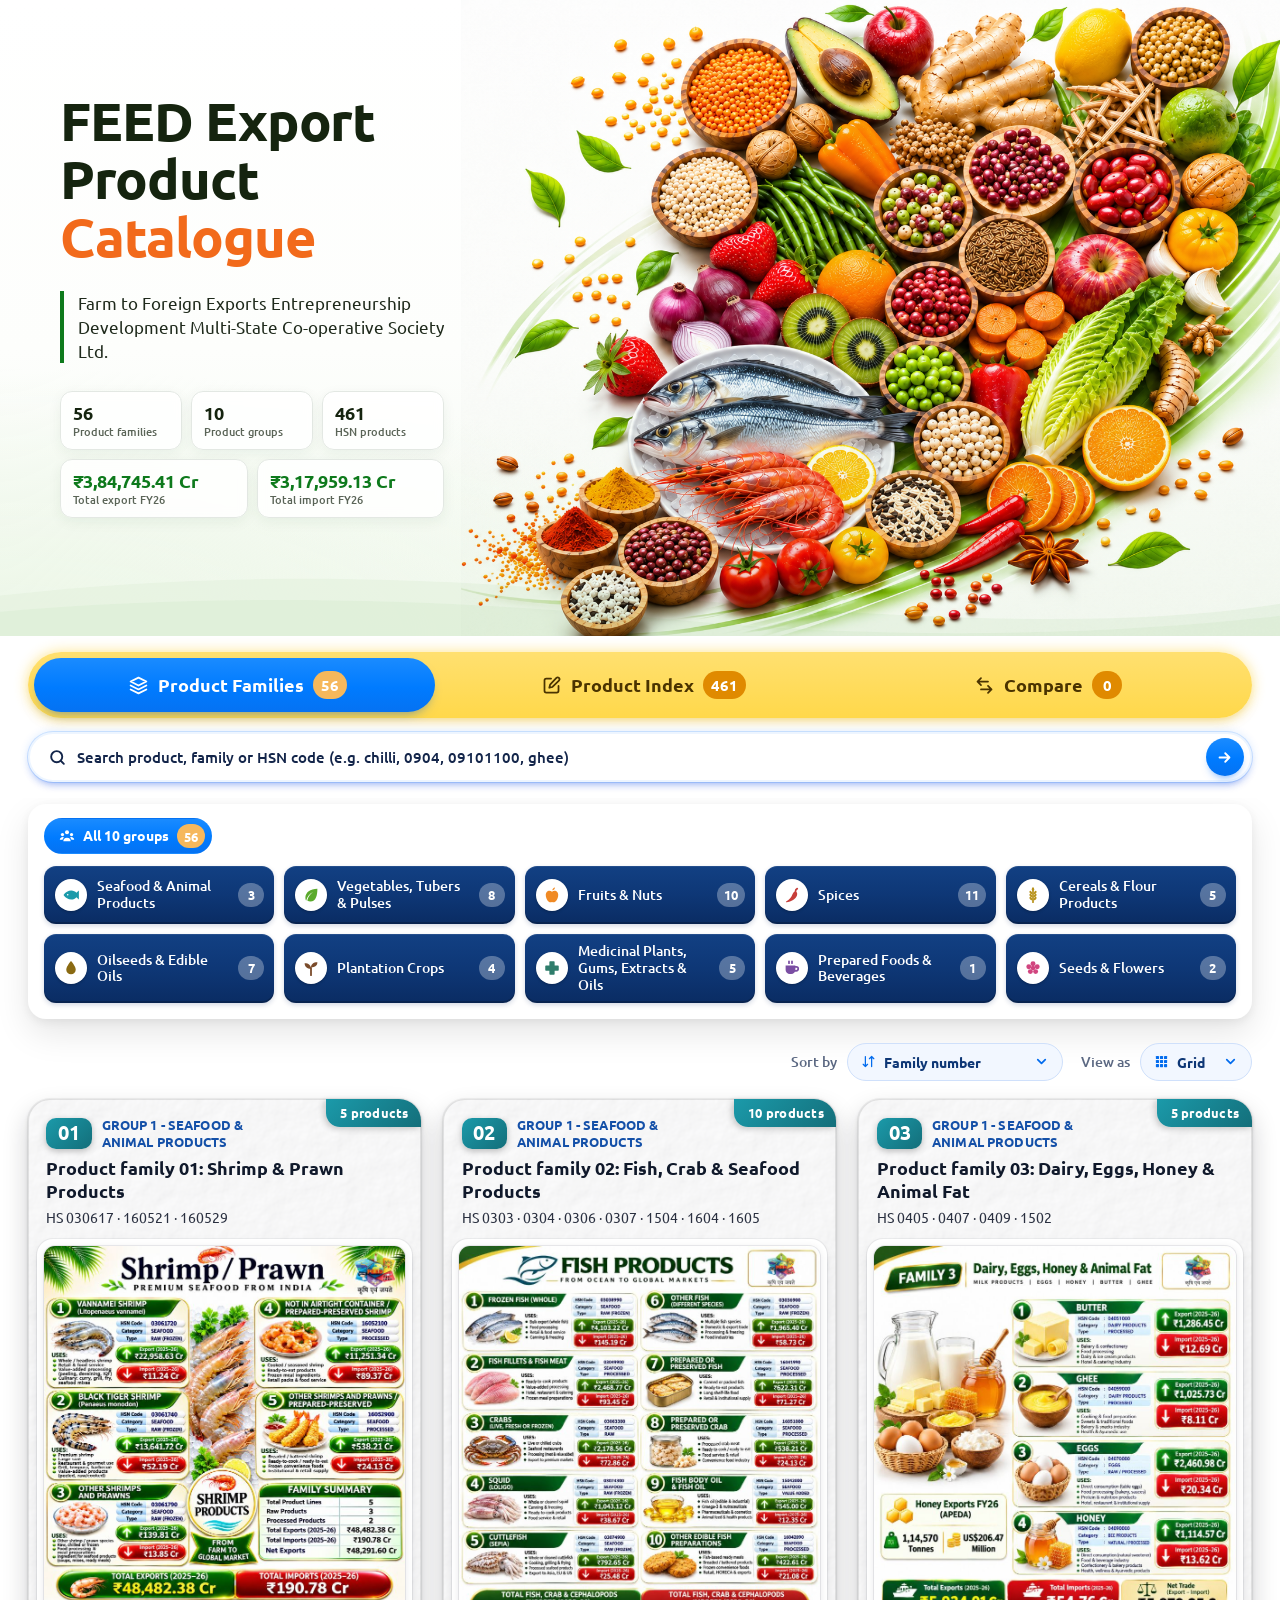
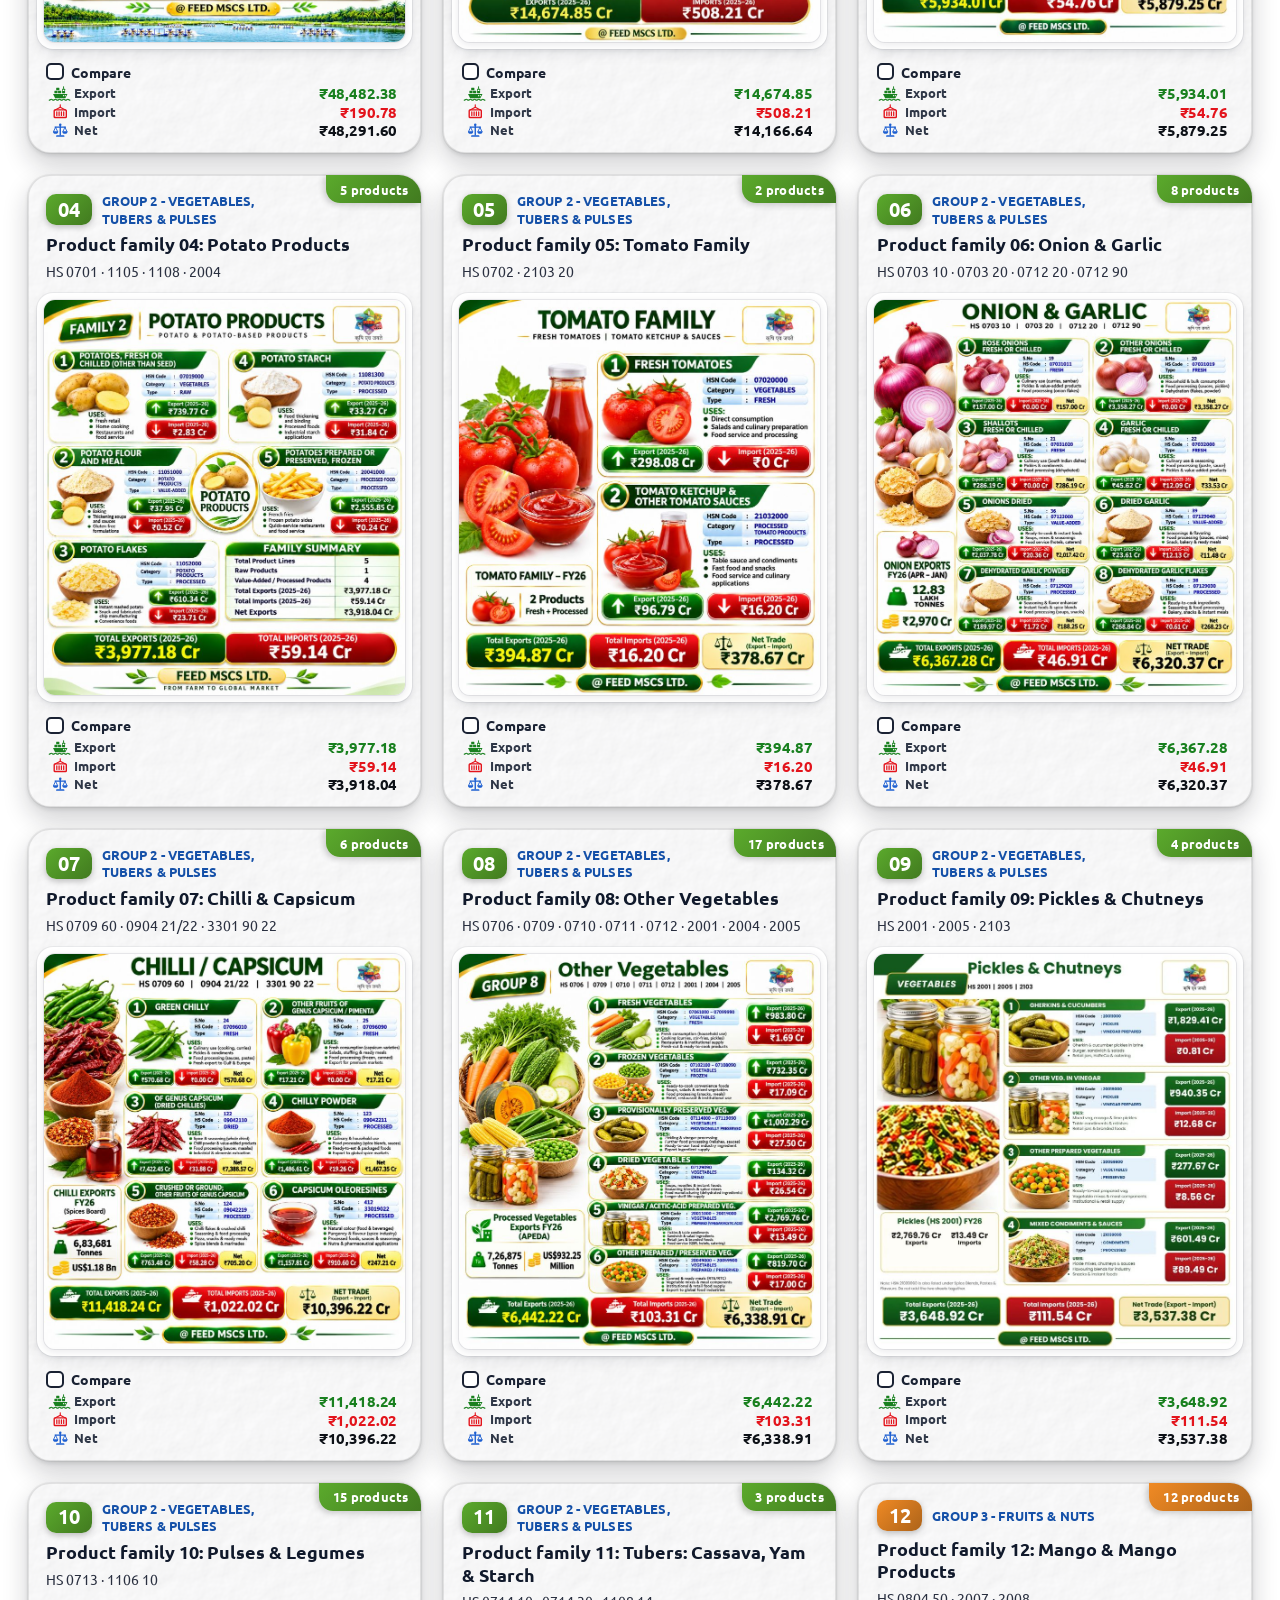
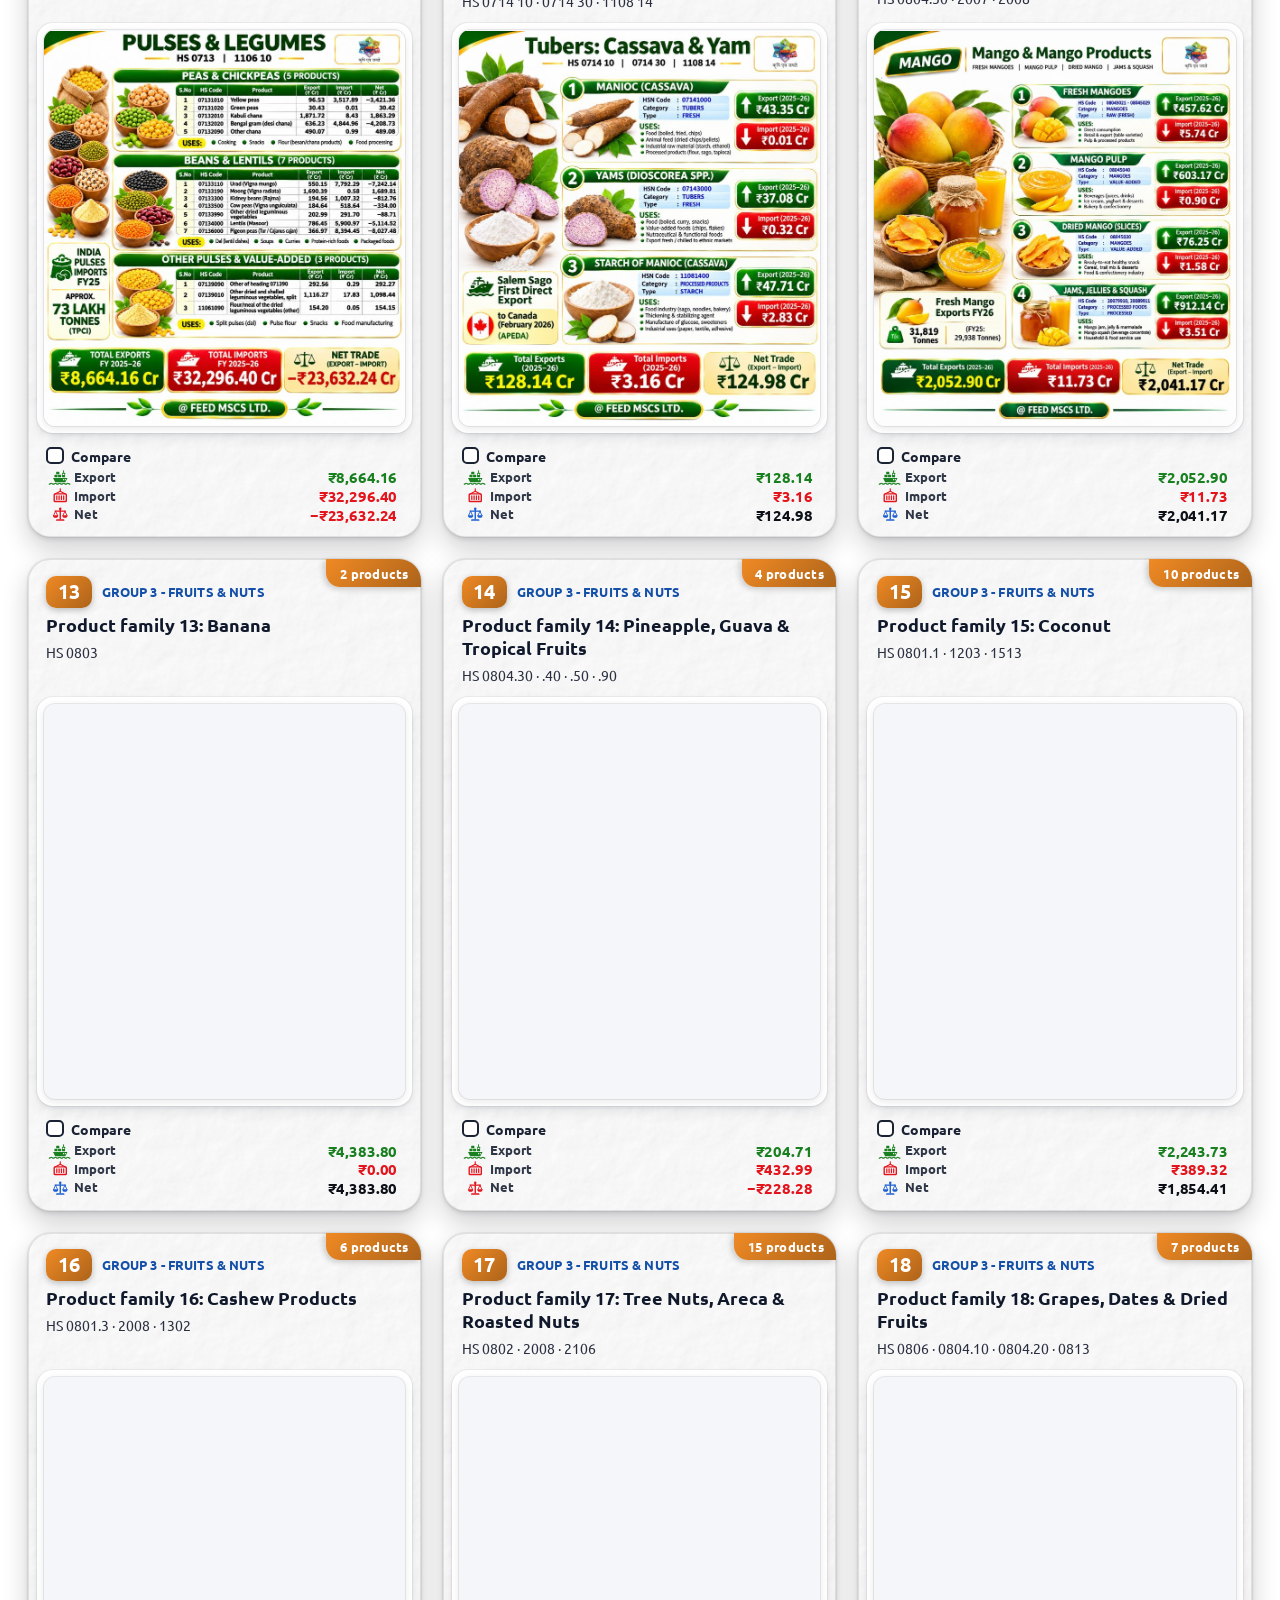
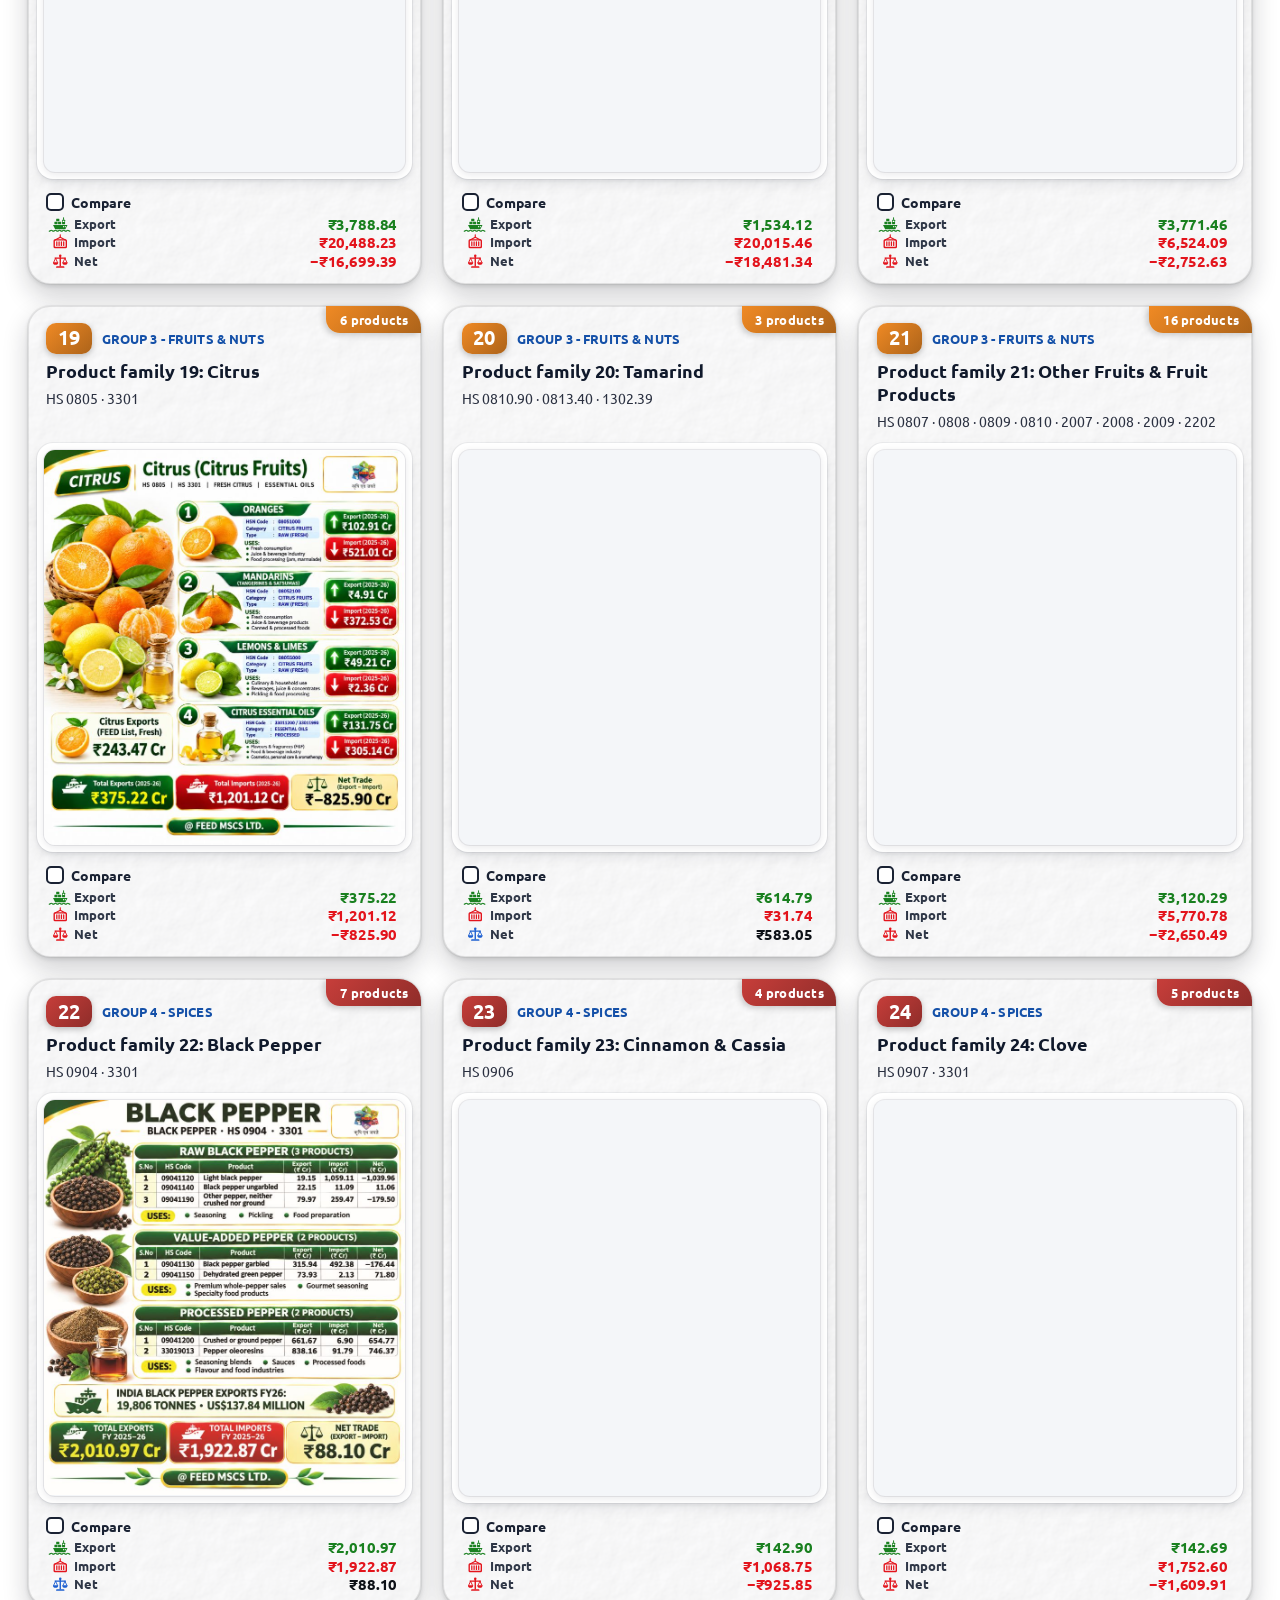
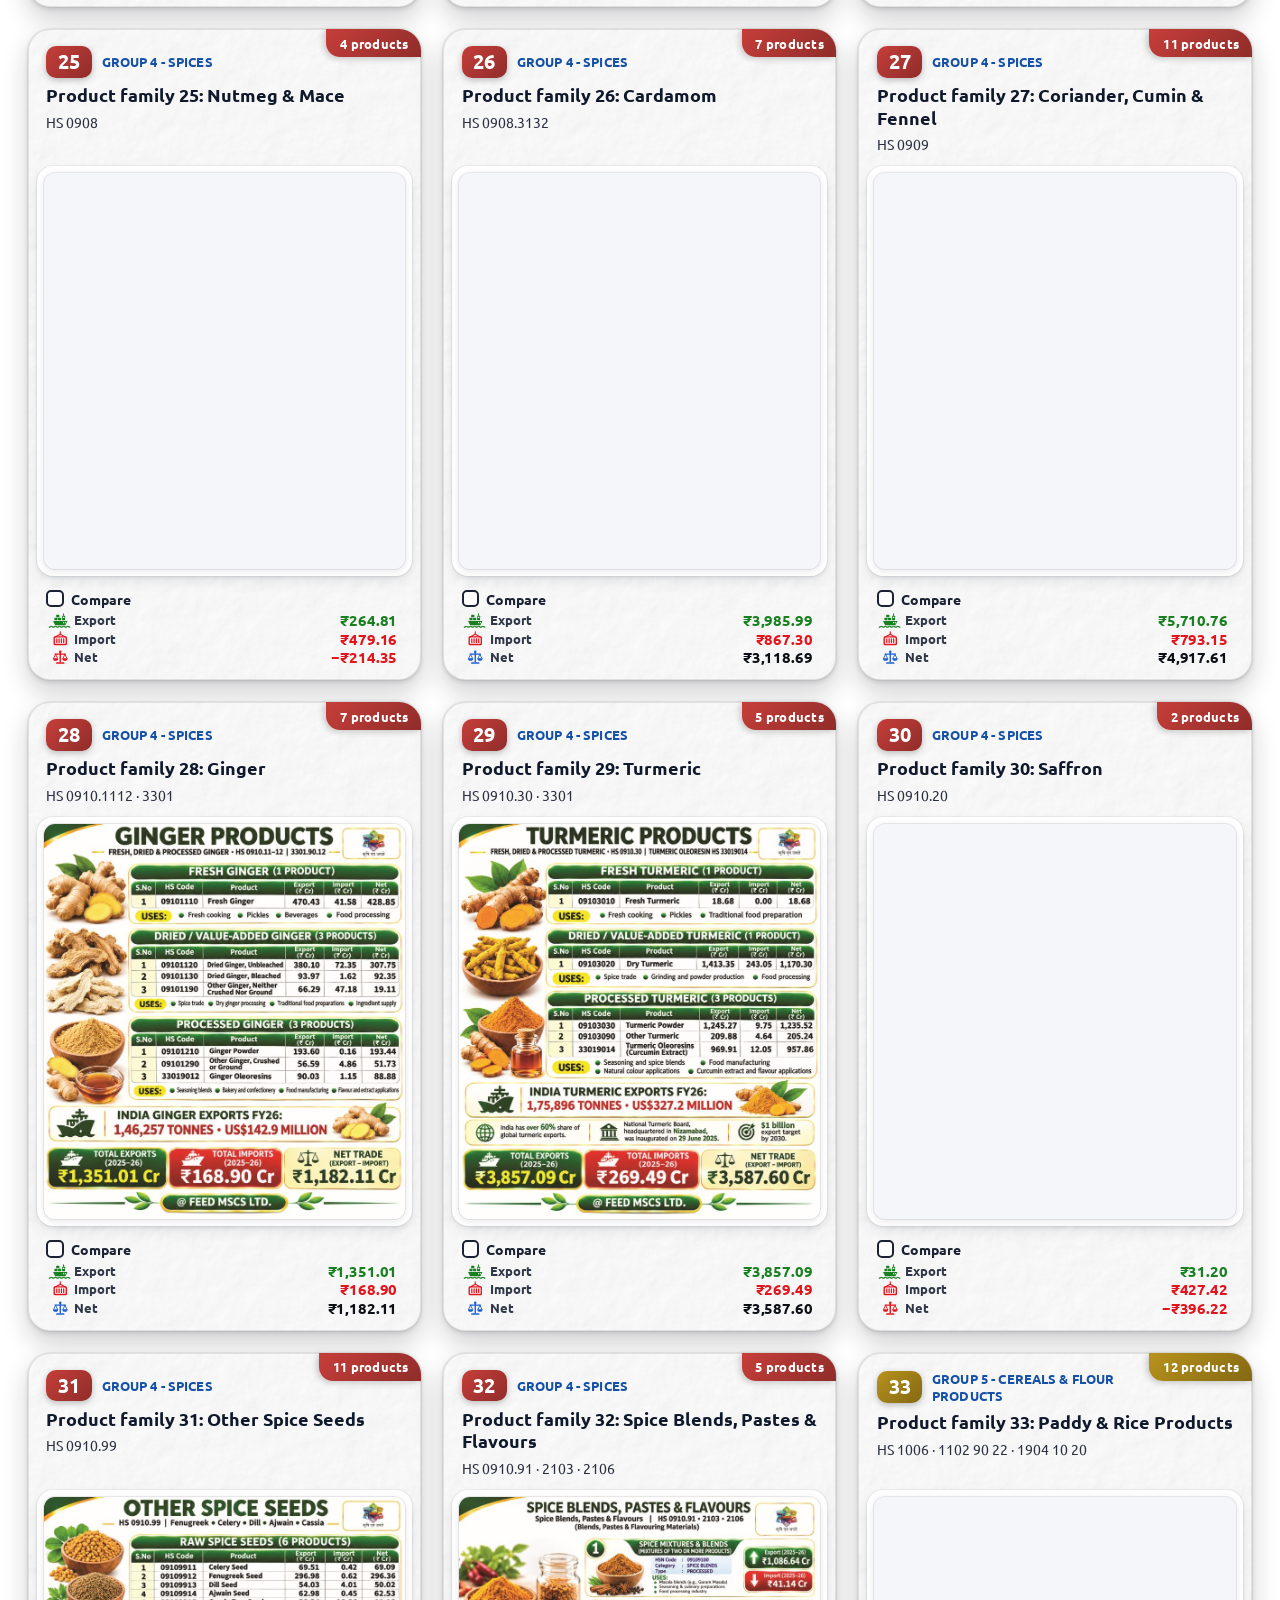
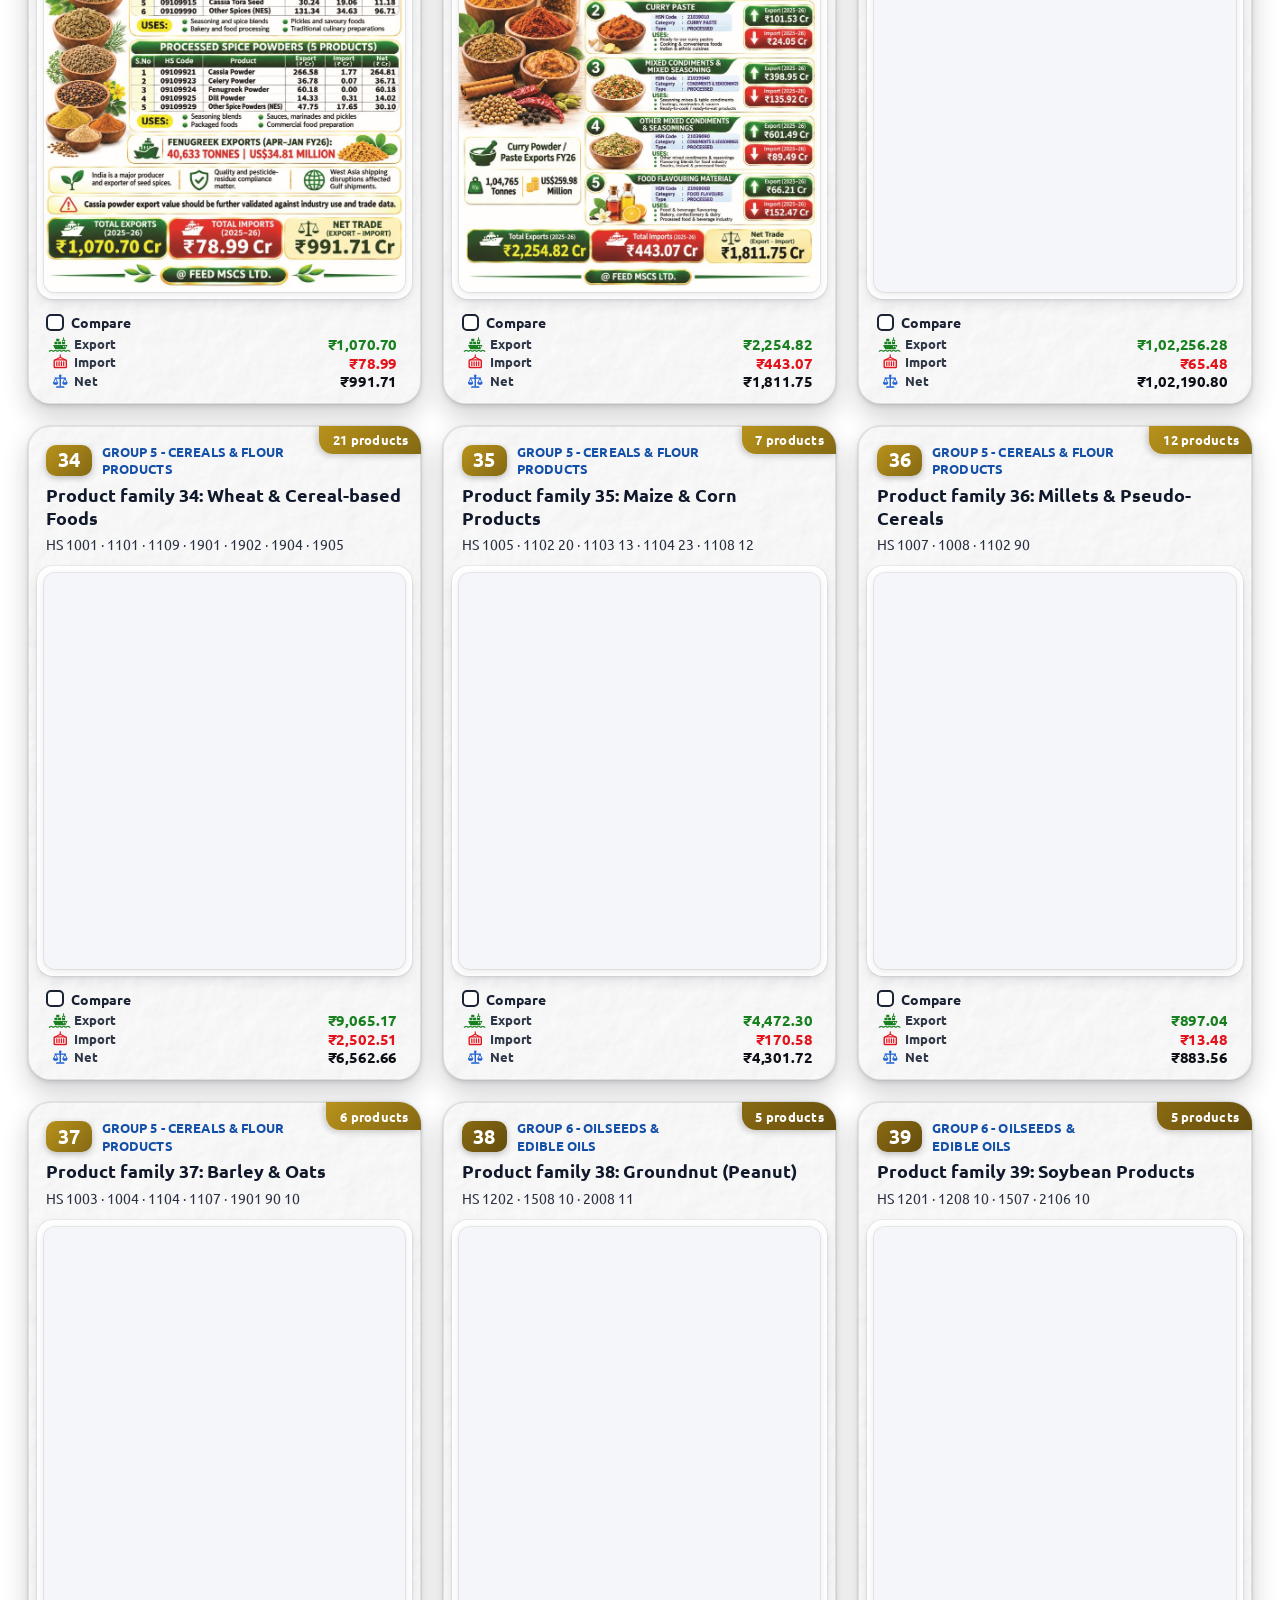
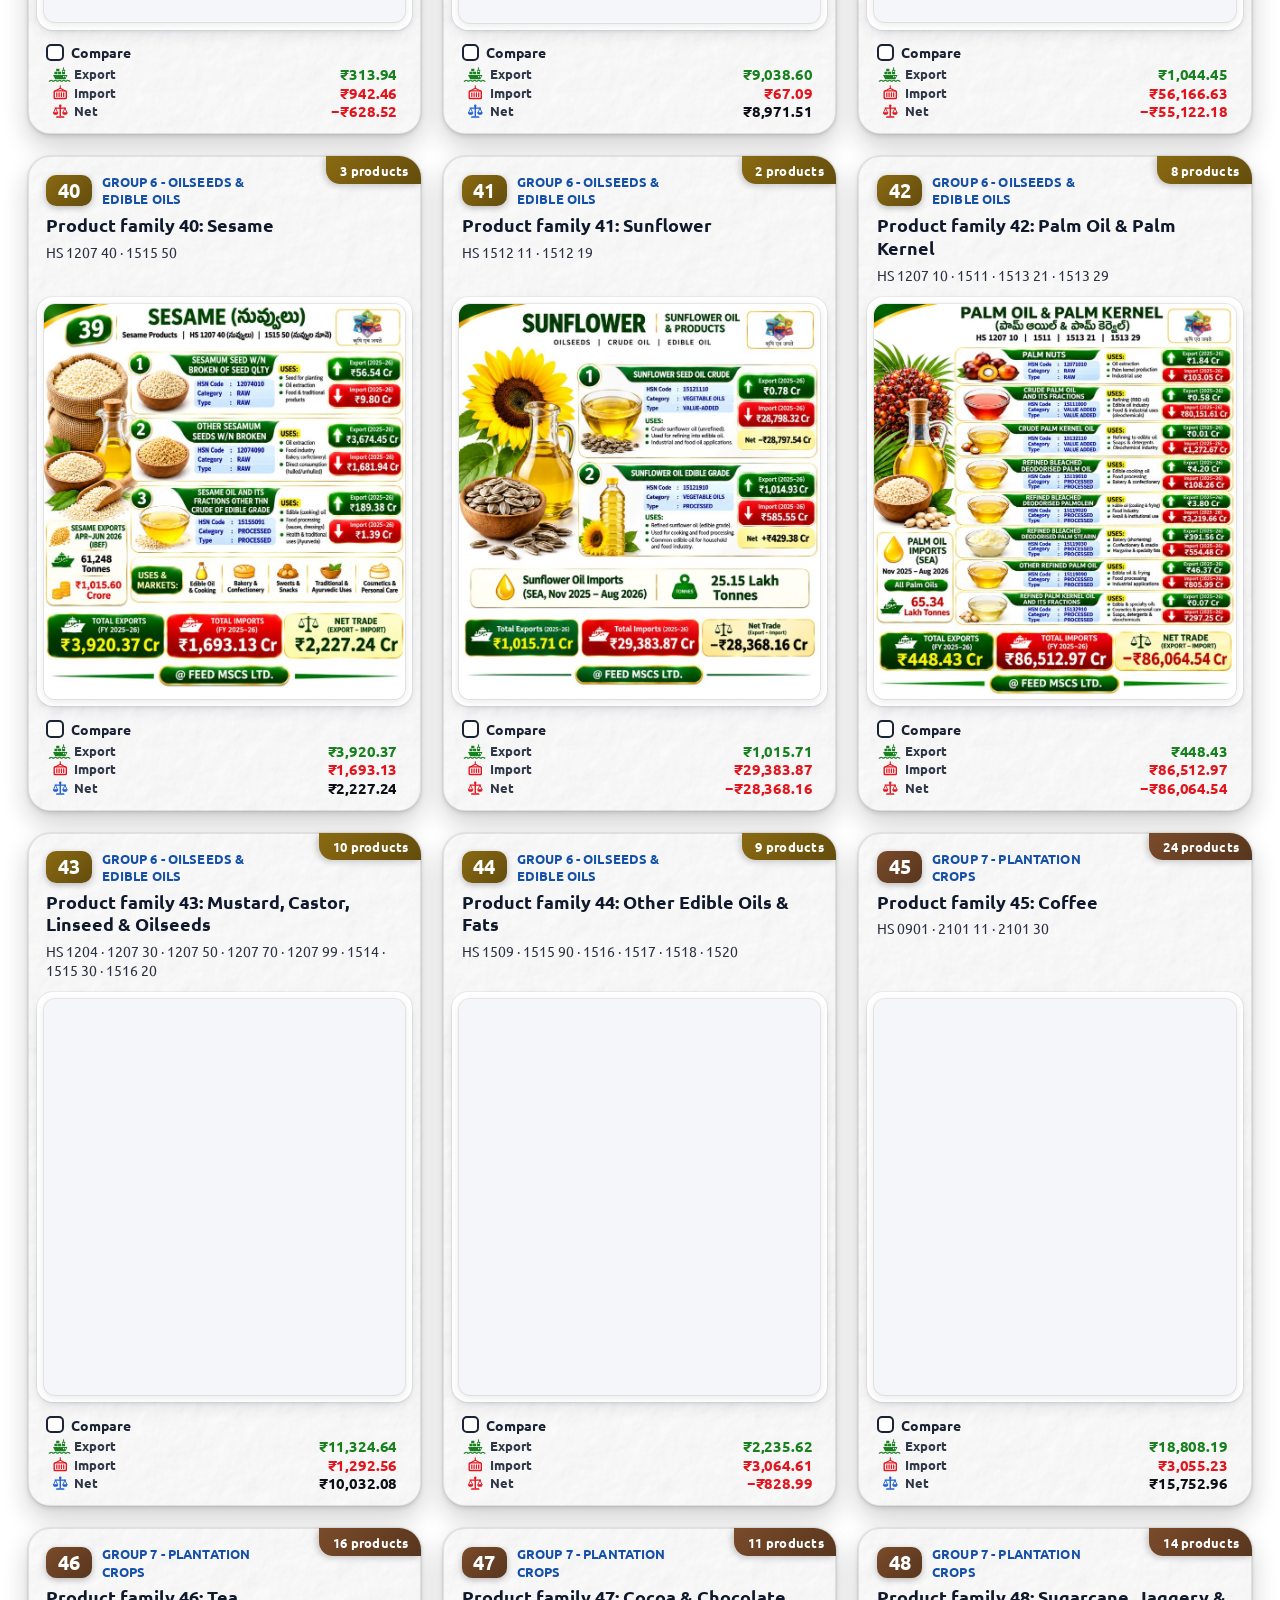
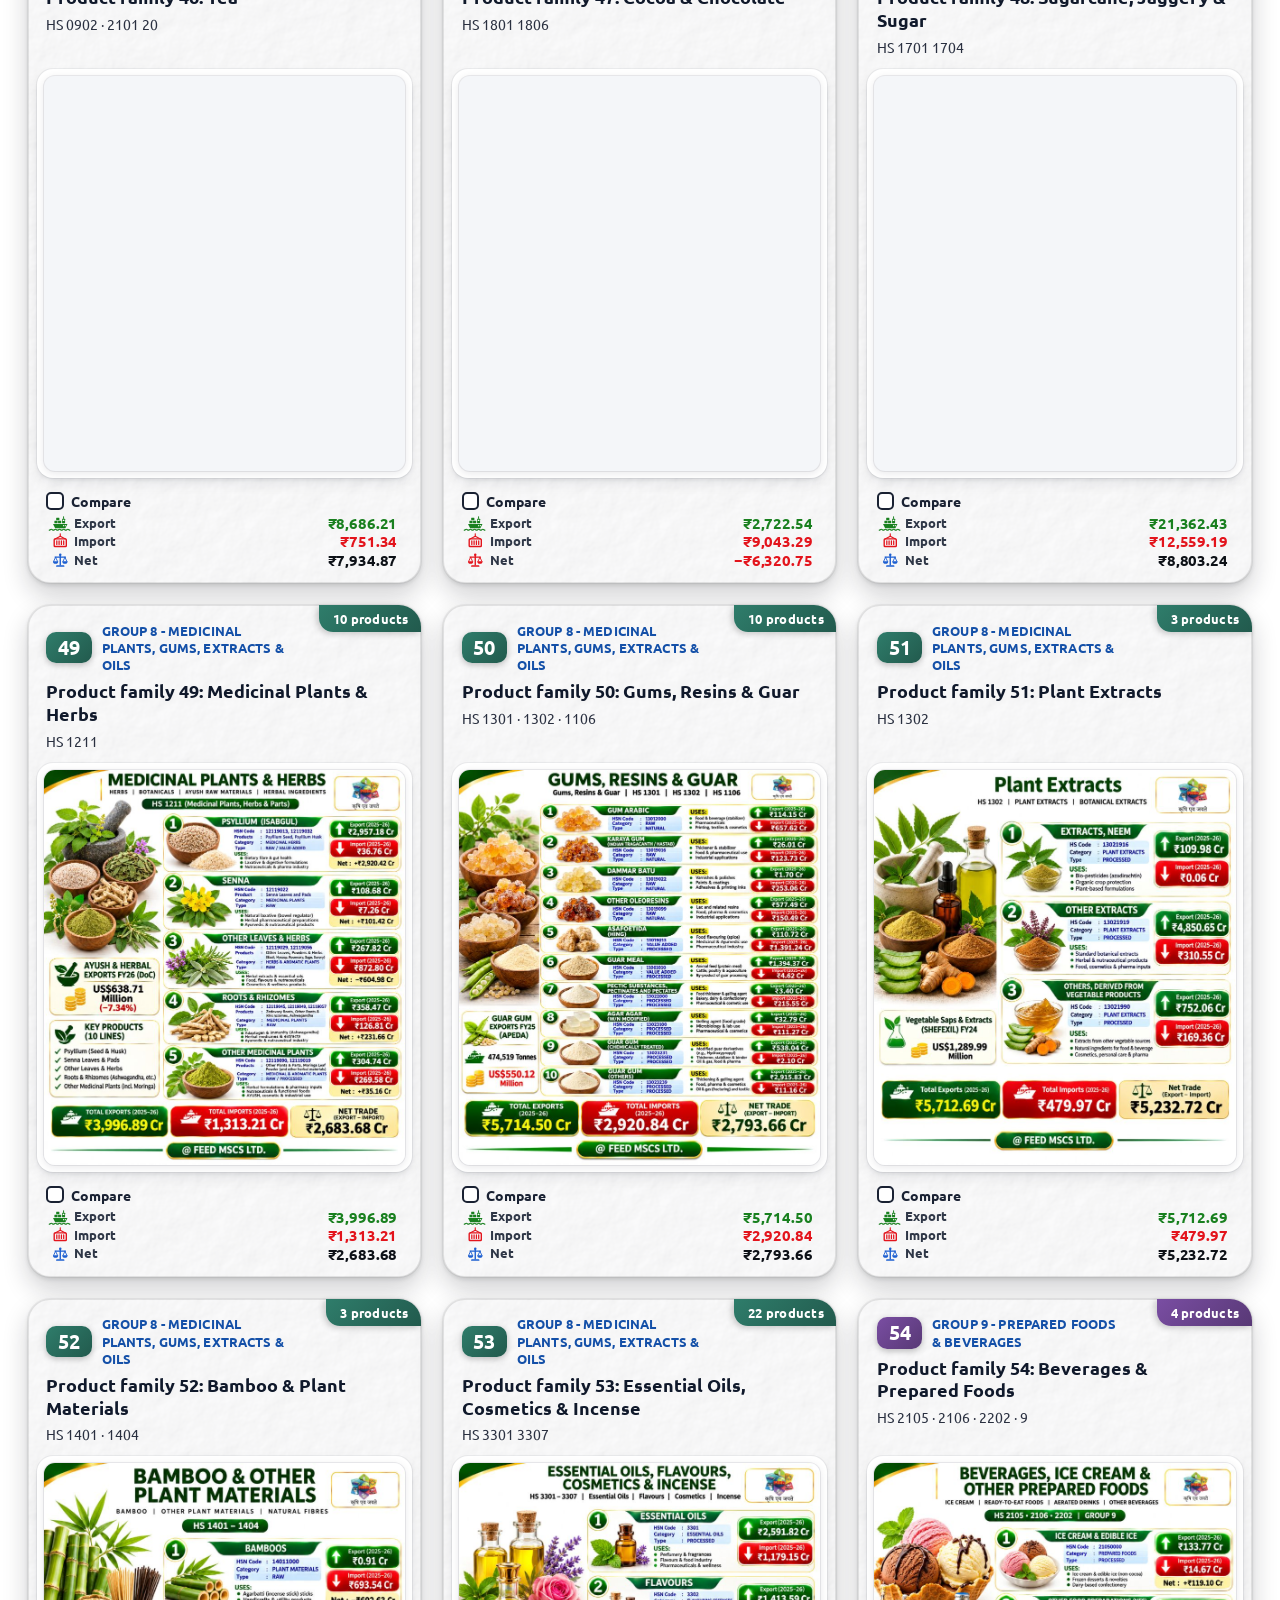
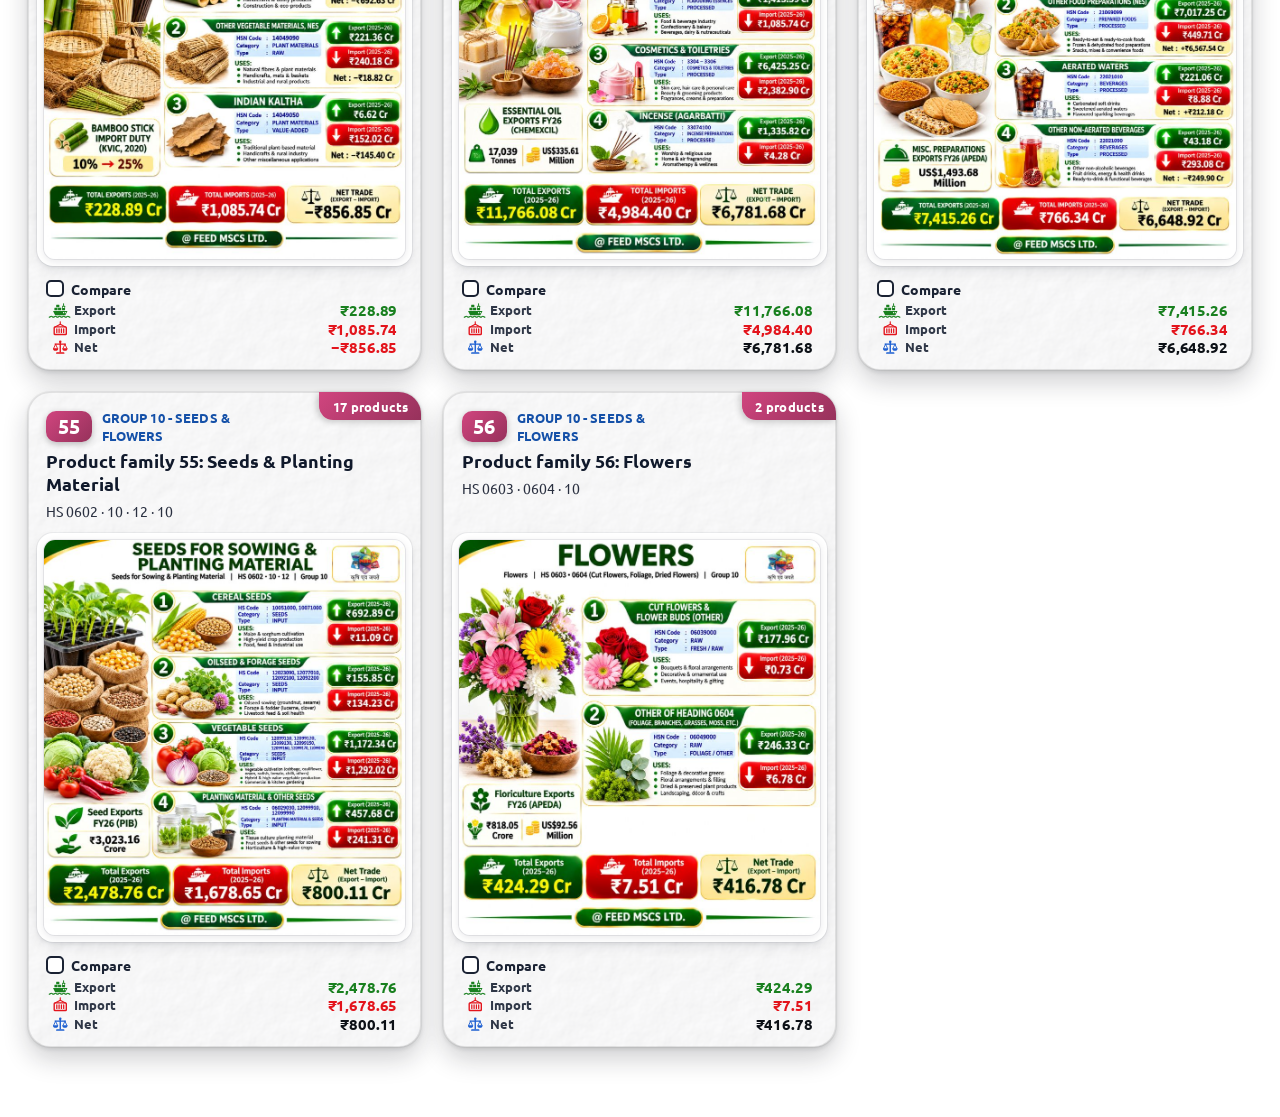
<file: index.html>
<!doctype html>
<html lang="en">
  <head>
    <meta charset="UTF-8" />
    <meta name="viewport" content="width=device-width, initial-scale=1, viewport-fit=cover" />
    <title>FEED Export Product Catalogue</title>
    <meta name="description" content="FEED Export Product Catalogue - India's high-quality agricultural and value-added products for global markets: 56 product families, 10 product groups and 461 HSN products with FY 2025-26 export and import figures." />
    <meta name="theme-color" content="#0e7a1c" />
    <meta name="color-scheme" content="light" />
    <meta property="og:type" content="website" />
    <meta property="og:title" content="FEED Export Product Catalogue" />
    <meta property="og:description" content="56 product families, 10 product groups and 461 HSN products with FY 2025-26 export and import figures." />
    <link rel="icon" type="image/svg+xml" href="assets/icons/favicon.svg" />

    <!-- Ubuntu from Google Fonts, loaded without blocking the page (system font until it arrives, or when offline) -->
    <link rel="preconnect" href="https://fonts.googleapis.com" />
    <link rel="preconnect" href="https://fonts.gstatic.com" crossorigin />
    <link rel="stylesheet" href="https://fonts.googleapis.com/css2?family=Ubuntu:wght@400;500;700&amp;display=swap" media="print" onload="this.media='all'" />
    <noscript>
      <link rel="stylesheet" href="https://fonts.googleapis.com/css2?family=Ubuntu:wght@400;500;700&amp;display=swap" />
    </noscript>

    <!-- Styles: base -> layout -> components -> sections -->
    <link rel="stylesheet" href="css/base/variables.css" />
    <link rel="stylesheet" href="css/base/reset.css" />
    <link rel="stylesheet" href="css/base/base.css" />
    <link rel="stylesheet" href="css/layout/explorer.css" />
    <link rel="stylesheet" href="css/components/section-heading.css" />
    <link rel="stylesheet" href="css/components/toolbar.css" />
    <link rel="stylesheet" href="css/components/group-panel.css" />
    <link rel="stylesheet" href="css/components/sheet-card.css" />
    <link rel="stylesheet" href="css/components/sheet-table.css" />
    <link rel="stylesheet" href="css/components/sheet-viewer.css" />
    <link rel="stylesheet" href="css/sections/hero.css" />
    <link rel="stylesheet" href="css/sections/product-families.css" />
    <link rel="stylesheet" href="css/sections/product-index.css" />
    <link rel="stylesheet" href="css/sections/compare.css" />

    <!-- Scripts: deferred, run in this order after the page is parsed: utils -> data -> services -> components -> main -->
    <script src="js/utils/dom.js" defer></script>
    <script src="js/utils/formatters.js" defer></script>
    <script src="js/data/catalogue-sheets.js" defer></script>
    <script src="js/data/catalogue-content.js" defer></script>
    <script src="js/services/catalogue-index.js" defer></script>
    <script src="js/services/sheet-search.js" defer></script>
    <script src="js/services/compare-store.js" defer></script>
    <script src="js/components/sticky-bar.js" defer></script>
    <script src="js/components/sheet-viewer.js" defer></script>
    <script src="js/components/toolbar.js" defer></script>
    <script src="js/components/group-panel.js" defer></script>
    <script src="js/components/product-families.js" defer></script>
    <script src="js/components/product-index.js" defer></script>
    <script src="js/components/compare-view.js" defer></script>
    <script src="js/components/explorer.js" defer></script>
    <script src="js/main.js" defer></script>
  </head>
  <body>
    <a class="skip-link" href="#explorer">Skip to the catalogue</a>

    <!--
      Icon sprite: <svg class="icon" width="18" height="18" aria-hidden="true"><use href="#i-search"></use></svg>
      24 × 24 line icons that take the text colour. Group icons (fish … flower) are solid.
    -->
    <svg xmlns="http://www.w3.org/2000/svg" hidden aria-hidden="true" focusable="false">
      <symbol id="i-arrow-right" viewBox="0 0 24 24"><path d="M5 12h14M13 6l6 6-6 6" /></symbol>
      <symbol id="i-download" viewBox="0 0 24 24"><path d="M12 3v12M7 10l5 5 5-5M4 16v4h16v-4" /></symbol>
      <!-- Product families: stacked layers -->
      <symbol id="i-sheets" viewBox="0 0 24 24">
        <path d="M12 3 3 7.5 12 12l9-4.5z" />
        <path d="m3 12 9 4.5 9-4.5" />
        <path d="m3 16.5 9 4.5 9-4.5" />
      </symbol>
      <symbol id="i-product-index" viewBox="0 0 24 24">
        <path d="M11.5 4H6a2 2 0 0 0-2 2v12a2 2 0 0 0 2 2h12a2 2 0 0 0 2-2v-5.5" />
        <path d="M17.6 3.4a2 2 0 0 1 2.9 2.9l-7.4 7.4-3.6.9.9-3.6z" />
      </symbol>
      <symbol id="i-compare" viewBox="0 0 24 24"><path d="M8 3.5 4 7.5l4 4M4 7.5h12M16 12.5l4 4-4 4M20 16.5H8" /></symbol>
      <symbol id="i-close" viewBox="0 0 24 24"><path d="M6 6l12 12M18 6 6 18" /></symbol>
      <symbol id="i-chevron-left" viewBox="0 0 24 24"><path d="m15 5-7 7 7 7" /></symbol>
      <symbol id="i-chevron-right" viewBox="0 0 24 24"><path d="m9 5 7 7-7 7" /></symbol>
      <symbol id="i-chevron-down" viewBox="0 0 24 24"><path d="m6 9 6 6 6-6" /></symbol>
      <symbol id="i-plus" viewBox="0 0 24 24"><path d="M12 5v14M5 12h14" /></symbol>
      <symbol id="i-minus" viewBox="0 0 24 24"><path d="M5 12h14" /></symbol>
      <symbol id="i-fit" viewBox="0 0 24 24"><path d="M4 9V4h5M20 9V4h-5M4 15v5h5M20 15v5h-5" /></symbol>
      <symbol id="i-copy" viewBox="0 0 24 24">
        <rect x="8.5" y="8.5" width="12" height="12" rx="2.5" />
        <path d="M15.5 8.5V6a2.5 2.5 0 0 0-2.5-2.5H6A2.5 2.5 0 0 0 3.5 6v7A2.5 2.5 0 0 0 6 15.5h2.5" />
      </symbol>
      <symbol id="i-check" viewBox="0 0 24 24"><path d="m5 12.5 4.5 4.5L19 7.5" /></symbol>
      <symbol id="i-info" viewBox="0 0 24 24">
        <circle cx="12" cy="12" r="8.5" />
        <path d="M12 11v5M12 8h0" />
      </symbol>
      <symbol id="i-search" viewBox="0 0 24 24">
        <circle cx="11" cy="11" r="7" />
        <path d="m20 20-3.6-3.6" />
      </symbol>
      <symbol id="i-eye" viewBox="0 0 24 24">
        <path d="M2 12s3.6-7 10-7 10 7 10 7-3.6 7-10 7S2 12 2 12z" />
        <circle cx="12" cy="12" r="3" />
      </symbol>
      <symbol id="i-sort" viewBox="0 0 24 24"><path d="M7 4v16M3.5 16.5 7 20l3.5-3.5M17 20V4M13.5 7.5 17 4l3.5 3.5" /></symbol>
      <symbol id="i-grid" viewBox="0 0 24 24">
        <g fill="currentColor" stroke="none">
          <rect x="3" y="3" width="5" height="5" rx="1" />
          <rect x="9.5" y="3" width="5" height="5" rx="1" />
          <rect x="16" y="3" width="5" height="5" rx="1" />
          <rect x="3" y="9.5" width="5" height="5" rx="1" />
          <rect x="9.5" y="9.5" width="5" height="5" rx="1" />
          <rect x="16" y="9.5" width="5" height="5" rx="1" />
          <rect x="3" y="16" width="5" height="5" rx="1" />
          <rect x="9.5" y="16" width="5" height="5" rx="1" />
          <rect x="16" y="16" width="5" height="5" rx="1" />
        </g>
      </symbol>
      <symbol id="i-table" viewBox="0 0 24 24">
        <rect x="3" y="4" width="18" height="16" rx="2" />
        <path d="M3 6a2 2 0 0 1 2-2h14a2 2 0 0 1 2 2v3.5H3z" fill="currentColor" stroke="none" />
        <path d="M3 14.75h18M9 9.5V20M15 9.5V20" />
      </symbol>

      <!-- Product groups (solid glyphs) -->
      <symbol id="i-all-groups" viewBox="0 0 24 24">
        <g fill="currentColor" stroke="none">
          <circle cx="12" cy="6.5" r="3" />
          <circle cx="5.2" cy="9.8" r="2.4" />
          <circle cx="18.8" cy="9.8" r="2.4" />
          <path d="M6.5 20a5.5 5.5 0 0 1 11 0z" />
          <path d="M1.2 17.8a4 4 0 0 1 6.4-3.4 7.4 7.4 0 0 0-2.3 3.4z" />
          <path d="M22.8 17.8a4 4 0 0 0-6.4-3.4 7.4 7.4 0 0 1 2.3 3.4z" />
        </g>
      </symbol>
      <symbol id="i-fish" viewBox="0 0 24 24">
        <path fill="currentColor" stroke="none" fill-rule="evenodd" d="M2 12c2.6-3.9 6.4-6 10.4-6 2.9 0 5.1 1.2 6.8 3.1L22.5 6v12l-3.3-3.1C17.5 16.8 15.3 18 12.4 18 8.4 18 4.6 15.9 2 12zm5.6-1.5a1.1 1.1 0 1 0 0 2.2 1.1 1.1 0 0 0 0-2.2z" />
      </symbol>
      <symbol id="i-leaf" viewBox="0 0 24 24">
        <path fill="currentColor" stroke="none" d="M20.5 3.5C11 3.5 4.5 8.5 4.5 15.5c0 1.6.4 3 1 4.1C7 13.7 10.5 10 15 8c-3.8 2.6-6.6 6.3-8 11.4 1.2.8 2.7 1.1 4.2 1.1 7.5 0 9.3-8.3 9.3-17z" />
      </symbol>
      <symbol id="i-apple" viewBox="0 0 24 24">
        <g fill="currentColor" stroke="none">
          <path d="M12 7.6c1.3-1.1 3-1.6 4.6-1.2 2.8.7 4.2 3.6 3.6 7.1-.7 4-3.3 8.1-6.1 8.1-.9 0-1.3-.4-2.1-.4s-1.2.4-2.1.4c-2.8 0-5.4-4.1-6.1-8.1-.6-3.5.8-6.4 3.6-7.1 1.6-.4 3.3.1 4.6 1.2z" />
          <path d="M12.4 5.8c.2-2 1.6-3.5 3.6-3.8-.1 2-1.6 3.6-3.6 3.8z" />
        </g>
      </symbol>
      <symbol id="i-chili" viewBox="0 0 24 24">
        <path fill="currentColor" stroke="none" d="M17.2 7.4c1.6 1 2.2 3 1.4 5.2-1.6 4.6-7.4 8.5-14.1 8.9-.6 0-.8-.7-.3-1 4.3-2.2 7.2-5.6 8.6-9.7.8-2.4 2.6-4.2 4.4-3.4z" />
        <path d="M16.6 7.4c0-1.7.8-3.1 2.4-3.9" />
      </symbol>
      <symbol id="i-wheat" viewBox="0 0 24 24">
        <path d="M12 21.5V6.5" />
        <g fill="currentColor" stroke="none">
          <ellipse cx="12" cy="4.2" rx="1.6" ry="2.5" />
          <ellipse cx="9.2" cy="8.8" rx="1.5" ry="2.6" transform="rotate(-38 9.2 8.8)" />
          <ellipse cx="14.8" cy="8.8" rx="1.5" ry="2.6" transform="rotate(38 14.8 8.8)" />
          <ellipse cx="9.2" cy="12.8" rx="1.5" ry="2.6" transform="rotate(-38 9.2 12.8)" />
          <ellipse cx="14.8" cy="12.8" rx="1.5" ry="2.6" transform="rotate(38 14.8 12.8)" />
          <ellipse cx="9.2" cy="16.8" rx="1.5" ry="2.6" transform="rotate(-38 9.2 16.8)" />
          <ellipse cx="14.8" cy="16.8" rx="1.5" ry="2.6" transform="rotate(38 14.8 16.8)" />
        </g>
      </symbol>
      <symbol id="i-drop" viewBox="0 0 24 24">
        <path fill="currentColor" stroke="none" d="M12 2.8s-6.3 7-6.3 11.4a6.3 6.3 0 0 0 12.6 0C18.3 9.8 12 2.8 12 2.8z" />
      </symbol>
      <symbol id="i-sprout" viewBox="0 0 24 24">
        <path d="M12 21.5V12" stroke-width="2.4" />
        <g fill="currentColor" stroke="none">
          <path d="M12 13.2C12 8.5 8.8 5.8 3.5 5.8c0 4.7 3.2 7.4 8.5 7.4z" />
          <path d="M12 11.2c0-4.2 2.9-6.9 8.5-6.9 0 4.2-2.9 6.9-8.5 6.9z" />
        </g>
      </symbol>
      <symbol id="i-medical" viewBox="0 0 24 24">
        <path fill="currentColor" stroke="none" d="M9.5 3h5a1 1 0 0 1 1 1v4.5H20a1 1 0 0 1 1 1v5a1 1 0 0 1-1 1h-4.5V20a1 1 0 0 1-1 1h-5a1 1 0 0 1-1-1v-4.5H4a1 1 0 0 1-1-1v-5a1 1 0 0 1 1-1h4.5V4a1 1 0 0 1 1-1z" />
      </symbol>
      <symbol id="i-cup" viewBox="0 0 24 24">
        <path fill="currentColor" stroke="none" d="M3.5 8.5h13v6A5.5 5.5 0 0 1 11 20H9a5.5 5.5 0 0 1-5.5-5.5z" />
        <path d="M16.5 10.5h1.2a2.6 2.6 0 0 1 0 5.2h-1.4M8 3v2.5M12 3v2.5" />
      </symbol>
      <symbol id="i-flower" viewBox="0 0 24 24">
        <g fill="currentColor" stroke="none">
          <circle cx="12" cy="6.2" r="3.3" />
          <circle cx="17.6" cy="10.3" r="3.3" />
          <circle cx="15.5" cy="16.8" r="3.3" />
          <circle cx="8.5" cy="16.8" r="3.3" />
          <circle cx="6.4" cy="10.3" r="3.3" />
          <circle cx="12" cy="12" r="3" />
        </g>
      </symbol>
    </svg>

    <main class="page">
      <!-- ================= Hero ================= -->
      <section class="hero" aria-labelledby="hero-title">
        <svg class="hero__wave" viewBox="0 0 1440 220" preserveAspectRatio="none" aria-hidden="true" focusable="false">
          <path d="M0 120C240 60 470 70 720 120s520 90 720 20V220H0z" fill="#e6f3e0" opacity="0.7" />
          <path d="M0 160c260-50 520-30 760 20s470 40 680-10V220H0z" fill="#ddefd5" opacity="0.6" />
        </svg>

        <img
          class="hero__visual"
          src="assets/images/hero/hero-produce.png"
          width="1445"
          height="1088"
          alt="Spread of Indian spices, pulses, grains, fruits, vegetables and seafood in wooden bowls"
          fetchpriority="high"
          decoding="async"
        />

        <div class="hero__content">
          <h1 id="hero-title" class="hero__title">
            <span class="hero__line">FEED Export</span>
            <span class="hero__line">Product</span>
            <span class="hero__line hero__line--highlight">Catalogue</span>
          </h1>

          <p class="hero__description">
            Farm to Foreign Exports Entrepreneurship Development Multi-State Co-operative Society Ltd.
          </p>

          <!-- Count cards on the first row; the two wide rupee figures on the second -->
          <dl class="hero__stats">
            <div class="hero__stat">
              <dt class="hero__stat-label">Product families</dt>
              <dd class="hero__stat-value">56</dd>
            </div>
            <div class="hero__stat">
              <dt class="hero__stat-label">Product groups</dt>
              <dd class="hero__stat-value">10</dd>
            </div>
            <div class="hero__stat">
              <dt class="hero__stat-label">HSN products</dt>
              <dd class="hero__stat-value">461</dd>
            </div>
            <div class="hero__stat hero__stat--wide">
              <dt class="hero__stat-label">Total export FY26</dt>
              <dd class="hero__stat-value">₹3,84,745.41 Cr</dd>
            </div>
            <div class="hero__stat hero__stat--wide">
              <dt class="hero__stat-label">Total import FY26</dt>
              <dd class="hero__stat-value">₹3,17,959.13 Cr</dd>
            </div>
          </dl>
        </div>
      </section>

      <!-- ================= Catalogue explorer ================= -->
      <section id="explorer" class="explorer" aria-label="Browse the catalogue" tabindex="-1">
        <!-- Zero-height marker right above the bar: tells when the bar is pinned -->
        <div class="explorer__sentinel" aria-hidden="true"></div>

        <!-- Toolbar + search stay pinned to the top while the page scrolls -->
        <div class="explorer__bar" data-stuck="false">
          <div class="toolbar">
            <div class="toolbar__tabs" role="group" aria-label="Catalogue sections">
              <button type="button" class="toolbar__tab" data-tab="families" aria-pressed="true" aria-controls="panel-families">
                <svg class="icon" width="17" height="17" aria-hidden="true" focusable="false"><use href="#i-sheets"></use></svg>
                <span>Product Families</span>
                <span class="toolbar__badge" data-count="families">56</span>
              </button>
              <button type="button" class="toolbar__tab" data-tab="index" aria-pressed="false" aria-controls="panel-index">
                <svg class="icon" width="17" height="17" aria-hidden="true" focusable="false"><use href="#i-product-index"></use></svg>
                <span>Product Index</span>
                <span class="toolbar__badge" data-count="index">461</span>
              </button>
              <button type="button" class="toolbar__tab" data-tab="compare" aria-pressed="false" aria-controls="panel-compare">
                <svg class="icon" width="17" height="17" aria-hidden="true" focusable="false"><use href="#i-compare"></use></svg>
                <span>Compare</span>
                <span class="toolbar__badge" data-count="compare">0</span>
              </button>
            </div>

            <form class="toolbar__search" role="search" data-search-form>
              <svg class="icon toolbar__search-icon" width="19" height="19" style="--sw: 2.4" aria-hidden="true" focusable="false"><use href="#i-search"></use></svg>
              <input
                type="search"
                class="toolbar__search-input"
                name="q"
                placeholder="Search product, family or HSN code (e.g. chilli, 0904, 09101100, ghee)"
                aria-label="Search product, family or HSN code"
                autocomplete="off"
                enterkeyhint="search"
                spellcheck="false"
                data-search-input
              />
              <button type="submit" class="toolbar__send" aria-label="Search">
                <svg class="icon" width="17" height="17" style="--sw: 2.6" aria-hidden="true" focusable="false"><use href="#i-arrow-right"></use></svg>
              </button>
            </form>
          </div>
        </div>

        <!-- ---------- Panel 1: Product Families ---------- -->
        <div id="panel-families" class="explorer__panel explorer__families" data-panel="families" tabindex="-1">
          <!-- Product groups: "All 10 groups" + 10 group tiles (filled in by js/components/group-panel.js) -->
          <div class="explorer__groups">
            <nav class="group-panel" aria-label="Product groups" data-group-panel></nav>
          </div>

          <div class="families">
            <div class="families__head">
              <div class="families__controls">
                <label class="families__field">
                  <span>Sort by</span>
                  <span class="families__select">
                    <svg class="icon families__select-icon" width="15" height="15" aria-hidden="true" focusable="false"><use href="#i-sort"></use></svg>
                    <select data-family-sort>
                      <option value="n">Family number</option>
                      <option value="exp">Export: high → low</option>
                      <option value="imp">Import: high → low</option>
                      <option value="net">Net trade: high → low</option>
                      <option value="netl">Net trade: low → high</option>
                      <option value="cnt">Products: most first</option>
                      <option value="name">Name: A → Z</option>
                    </select>
                    <svg class="icon families__select-chevron" width="15" height="15" style="--sw: 2.8" aria-hidden="true" focusable="false"><use href="#i-chevron-down"></use></svg>
                  </span>
                </label>

                <label class="families__field">
                  <span>View as</span>
                  <span class="families__select">
                    <svg class="icon families__select-icon" width="15" height="15" aria-hidden="true" focusable="false"><use href="#i-grid" data-view-icon></use></svg>
                    <select data-family-view>
                      <option value="grid">Grid</option>
                      <option value="list">Table</option>
                    </select>
                    <svg class="icon families__select-chevron" width="15" height="15" style="--sw: 2.8" aria-hidden="true" focusable="false"><use href="#i-chevron-down"></use></svg>
                  </span>
                </label>
              </div>
            </div>

            <!-- Announces how many families the search / group left (screen readers only) -->
            <p class="sr-only" role="status" data-family-status></p>

            <!-- Grid view: one card per family (js/components/product-families.js) -->
            <div class="families__grid" data-family-grid></div>

            <!-- Table view -->
            <div class="sheet-table-wrap" role="region" aria-label="Product families table" tabindex="0" data-family-table hidden>
              <table class="sheet-table">
                <thead>
                  <tr>
                    <th scope="col">#</th>
                    <th scope="col">Product family</th>
                    <th scope="col">Group</th>
                    <th scope="col">HS</th>
                    <th scope="col" class="sheet-table__num">Products</th>
                    <th scope="col" class="sheet-table__num">Export ₹ Cr</th>
                    <th scope="col" class="sheet-table__num">Import ₹ Cr</th>
                    <th scope="col" class="sheet-table__num">Net ₹ Cr</th>
                    <th scope="col">
                      Export vs Import
                      <!-- Colour key for the bars -->
                      <span class="sheet-table__legend" aria-hidden="true">
                        <span><i class="sheet-table__bar sheet-table__bar--export"></i>Export</span>
                        <span><i class="sheet-table__bar sheet-table__bar--import"></i>Import</span>
                      </span>
                    </th>
                    <th scope="col" class="sheet-table__center">Compare</th>
                  </tr>
                </thead>
                <tbody data-family-rows></tbody>
              </table>
            </div>

            <div class="families__empty" data-family-empty hidden>
              <b>No product family found</b>
              Try a product name (chilli, ghee, tea), a family, or an HSN code (0904, 09101100).
            </div>
          </div>
        </div>

        <!-- ---------- Panel 2: Product Index ---------- -->
        <section id="panel-index" class="explorer__panel navy-panel product-index" data-panel="index" aria-labelledby="product-index-title" tabindex="-1" hidden>
          <div class="section-heading section-heading--light">
            <span class="section-heading__icon" aria-hidden="true">
              <svg class="icon" width="20" height="20" style="--sw: 2.2" focusable="false"><use href="#i-product-index"></use></svg>
            </span>
            <div>
              <h2 id="product-index-title" class="section-heading__title">Product Index</h2>
              <p class="section-heading__description">Every HSN product in the catalogue with its export and import, ₹ crore, FY 2025–26</p>
            </div>
          </div>

          <div class="product-index__controls">
            <label class="product-index__field">
              <span>Group:</span>
              <span class="product-index__select">
                <select data-index-group>
                  <option value="all">All groups</option>
                  <!-- the 10 groups are added by js/components/product-index.js -->
                </select>
                <svg class="icon product-index__chevron" width="16" height="16" style="--sw: 2.6" aria-hidden="true" focusable="false"><use href="#i-chevron-down"></use></svg>
              </span>
            </label>

            <label class="product-index__field">
              <span>Type:</span>
              <span class="product-index__select">
                <select data-index-type>
                  <option value="all">All Types</option>
                  <option value="Fresh / Raw">Fresh / Raw</option>
                  <option value="Processed">Processed</option>
                  <option value="Value-added">Value-added</option>
                  <option value="Input">Input</option>
                </select>
                <svg class="icon product-index__chevron" width="16" height="16" style="--sw: 2.6" aria-hidden="true" focusable="false"><use href="#i-chevron-down"></use></svg>
              </span>
            </label>

            <label class="product-index__field product-index__field--sort">
              <span>Sort by:</span>
              <span class="product-index__select">
                <select data-index-sort>
                  <option value="sheet:1">Family number</option>
                  <option value="exp:-1">Export: high → low</option>
                  <option value="imp:-1">Import: high → low</option>
                  <option value="net:-1">Net trade: high → low</option>
                  <option value="net:1">Net trade: low → high</option>
                  <option value="name:1">Name: A → Z</option>
                  <option value="hsn:1">HSN code: 0 → 9</option>
                  <option value="sheet:-1">Family number: 56 → 01</option>
                  <option value="exp:1">Export: low → high</option>
                  <option value="imp:1">Import: low → high</option>
                  <option value="name:-1">Name: Z → A</option>
                  <option value="hsn:-1">HSN code: 9 → 0</option>
                  <option value="type:1">Type: A → Z</option>
                  <option value="type:-1">Type: Z → A</option>
                </select>
                <svg class="icon product-index__chevron" width="16" height="16" style="--sw: 2.6" aria-hidden="true" focusable="false"><use href="#i-chevron-down"></use></svg>
              </span>
            </label>
          </div>

          <p class="product-index__info" aria-live="polite" data-index-info></p>

          <div class="product-index__table-wrap" role="region" aria-label="Product index table" tabindex="0">
            <table class="product-index__table">
              <thead>
                <tr>
                  <th scope="col" aria-sort="none" data-sort-col="hsn">
                    <button type="button" class="product-index__sort-btn" data-sort="hsn">HSN code</button>
                  </th>
                  <th scope="col" aria-sort="none" data-sort-col="name">
                    <button type="button" class="product-index__sort-btn" data-sort="name">Product</button>
                  </th>
                  <th scope="col" aria-sort="none" data-sort-col="type">
                    <button type="button" class="product-index__sort-btn" data-sort="type">Type</button>
                  </th>
                  <th scope="col" class="product-index__num" aria-sort="none" data-sort-col="exp">
                    <button type="button" class="product-index__sort-btn" data-sort="exp">Export ₹ Cr</button>
                  </th>
                  <th scope="col" class="product-index__num" aria-sort="none" data-sort-col="imp">
                    <button type="button" class="product-index__sort-btn" data-sort="imp">Import ₹ Cr</button>
                  </th>
                  <th scope="col" class="product-index__num product-index__net-col" aria-sort="none" data-sort-col="net">
                    <button type="button" class="product-index__sort-btn" data-sort="net">Net ₹ Cr</button>
                  </th>
                  <th scope="col" class="product-index__sheet-col" aria-sort="ascending" data-sort-col="sheet">
                    <button type="button" class="product-index__sort-btn" data-sort="sheet">Product family</button>
                  </th>
                  <th scope="col" class="product-index__compare-col">Compare</th>
                </tr>
              </thead>
              <tbody data-index-rows></tbody>
            </table>
          </div>
        </section>

        <!-- ---------- Panel 3: Compare ---------- -->
        <section id="panel-compare" class="explorer__panel navy-panel compare" data-panel="compare" aria-labelledby="compare-title" tabindex="-1" hidden>
          <div class="section-heading section-heading--light">
            <span class="section-heading__icon" aria-hidden="true">
              <svg class="icon" width="20" height="20" style="--sw: 2.2" focusable="false"><use href="#i-compare"></use></svg>
            </span>
            <div>
              <h2 id="compare-title" class="section-heading__title">Compare</h2>
              <p class="section-heading__description">Compare up to 6 product families side by side</p>
            </div>
          </div>

          <p class="compare__info" aria-live="polite">
            Tick “Compare” on any product family card or in the Product Index (up to 6). Selected:
            <b data-compare-selected>0</b>
          </p>

          <!-- Empty state or the comparison card (js/components/compare-view.js) -->
          <div data-compare-body></div>
        </section>
      </section>

      <noscript>
        <p class="noscript">
          The catalogue explorer needs JavaScript. Please turn it on in your browser to browse the 56 product
          families, the Product Index and Compare.
        </p>
      </noscript>
    </main>

    <!-- ================= Full-screen family viewer (js/components/sheet-viewer.js) ================= -->
    <dialog class="viewer" aria-labelledby="viewer-title" data-viewer>
      <header class="viewer__top">
        <button type="button" class="viewer__close" title="Close (Esc)" data-viewer-close>
          <svg class="icon" width="18" height="18" style="--sw: 2.4" aria-hidden="true" focusable="false"><use href="#i-close"></use></svg>
          <span>Close</span>
        </button>

        <div class="viewer__title-block">
          <h2 id="viewer-title" class="viewer__title">
            <span class="viewer__title-num" data-viewer-num></span>
            <span class="viewer__title-text" data-viewer-name></span>
          </h2>
          <p class="viewer__subtitle">
            <span data-viewer-group></span>
            <span class="viewer__position" data-viewer-position></span>
          </p>
        </div>

        <div class="viewer__tools">
          <div class="viewer__tool-group viewer__step-group" role="group" aria-label="Product families">
            <button type="button" title="Previous (←)" aria-label="Previous product family" data-viewer-step="-1">
              <svg class="icon" width="18" height="18" style="--sw: 2.4" aria-hidden="true" focusable="false"><use href="#i-chevron-left"></use></svg>
            </button>
            <button type="button" title="Next (→)" aria-label="Next product family" data-viewer-step="1">
              <svg class="icon" width="18" height="18" style="--sw: 2.4" aria-hidden="true" focusable="false"><use href="#i-chevron-right"></use></svg>
            </button>
          </div>

          <div class="viewer__tool-group" role="group" aria-label="Zoom">
            <button type="button" title="Zoom out (−)" aria-label="Zoom out" data-viewer-zoom="out">
              <svg class="icon" width="18" height="18" style="--sw: 2.4" aria-hidden="true" focusable="false"><use href="#i-minus"></use></svg>
            </button>
            <span class="viewer__zoom-level" aria-live="polite" data-viewer-zoom-level>100%</span>
            <button type="button" title="Zoom in (+)" aria-label="Zoom in" data-viewer-zoom="in">
              <svg class="icon" width="18" height="18" style="--sw: 2.4" aria-hidden="true" focusable="false"><use href="#i-plus"></use></svg>
            </button>
            <button type="button" title="Fit to screen (0)" aria-label="Fit to screen" data-viewer-zoom="fit">
              <svg class="icon" width="17" height="17" style="--sw: 2.2" aria-hidden="true" focusable="false"><use href="#i-fit"></use></svg>
              <span class="viewer__tool-text">Fit</span>
            </button>
            <!-- "100%" is short, so it keeps its text on tablets (hidden on phones) -->
            <button type="button" class="viewer__actual" title="Actual size" data-viewer-zoom="actual">
              <span>100%</span>
            </button>
          </div>

          <button type="button" class="viewer__compare" aria-pressed="false" title="Add to compare" data-viewer-compare>
            <svg class="icon" width="17" height="17" style="--sw: 2.2" aria-hidden="true" focusable="false"><use href="#i-compare" data-viewer-compare-icon></use></svg>
            <span class="viewer__tool-text" data-viewer-compare-text>Compare</span>
          </button>

          <button type="button" class="viewer__download" title="Download image" aria-label="Download image" data-viewer-download>
            <svg class="icon" width="17" height="17" style="--sw: 2.2" aria-hidden="true" focusable="false"><use href="#i-download"></use></svg>
            <span class="viewer__tool-text">Download image</span>
          </button>
        </div>
      </header>

      <div class="viewer__middle">
        <!-- Picture stage: wheel / pinch to zoom, drag to move, double-click to zoom in -->
        <div class="viewer__stage" data-dragging="false" data-viewer-stage>
          <img class="viewer__image" alt="" draggable="false" data-viewer-image />
          <p class="viewer__no-image" data-viewer-no-image hidden>Image coming soon</p>

          <button type="button" class="viewer__nav viewer__nav--prev" aria-label="Previous product family" data-viewer-step="-1">
            <svg class="icon" width="22" height="22" style="--sw: 2.4" aria-hidden="true" focusable="false"><use href="#i-chevron-left"></use></svg>
          </button>
          <button type="button" class="viewer__nav viewer__nav--next" aria-label="Next product family" data-viewer-step="1">
            <svg class="icon" width="22" height="22" style="--sw: 2.4" aria-hidden="true" focusable="false"><use href="#i-chevron-right"></use></svg>
          </button>

          <p class="viewer__hint">Scroll or pinch to zoom · drag to move · double-click to zoom in</p>
        </div>

        <!-- Products panel -->
        <aside class="viewer__panel" data-viewer-panel>
          <div class="viewer__panel-head">
            <h3 data-viewer-panel-title></h3>
            <p data-viewer-panel-sub></p>
          </div>

          <dl class="viewer__kpis">
            <div class="viewer__kpi--export">
              <dt>Export FY26</dt>
              <dd data-viewer-exp></dd>
            </div>
            <div class="viewer__kpi--import">
              <dt>Import FY26</dt>
              <dd data-viewer-imp></dd>
            </div>
            <div class="viewer__kpi--net" data-viewer-net-box>
              <dt>Net</dt>
              <dd data-viewer-net></dd>
            </div>
          </dl>

          <p class="viewer__note" data-viewer-note hidden>
            <svg class="icon" width="16" height="16" style="--sw: 2.2" aria-hidden="true" focusable="false"><use href="#i-info"></use></svg>
            <span data-viewer-note-text></span>
          </p>

          <label class="viewer__filter">
            <svg class="icon" width="16" height="16" style="--sw: 2.4" aria-hidden="true" focusable="false"><use href="#i-search"></use></svg>
            <input type="search" aria-label="Filter products in this family" autocomplete="off" spellcheck="false" data-viewer-filter />
          </label>

          <div class="viewer__table-wrap" data-viewer-table-wrap>
            <table class="viewer__table">
              <thead>
                <tr>
                  <th scope="col">HSN</th>
                  <th scope="col">Product</th>
                  <th scope="col" class="viewer__num">Export</th>
                  <th scope="col" class="viewer__num">Import</th>
                </tr>
              </thead>
              <tbody data-viewer-rows></tbody>
            </table>
          </div>
        </aside>
      </div>

      <div class="viewer__toast" role="status" data-viewer-toast hidden></div>
    </dialog>
  </body>
</html>
</file>
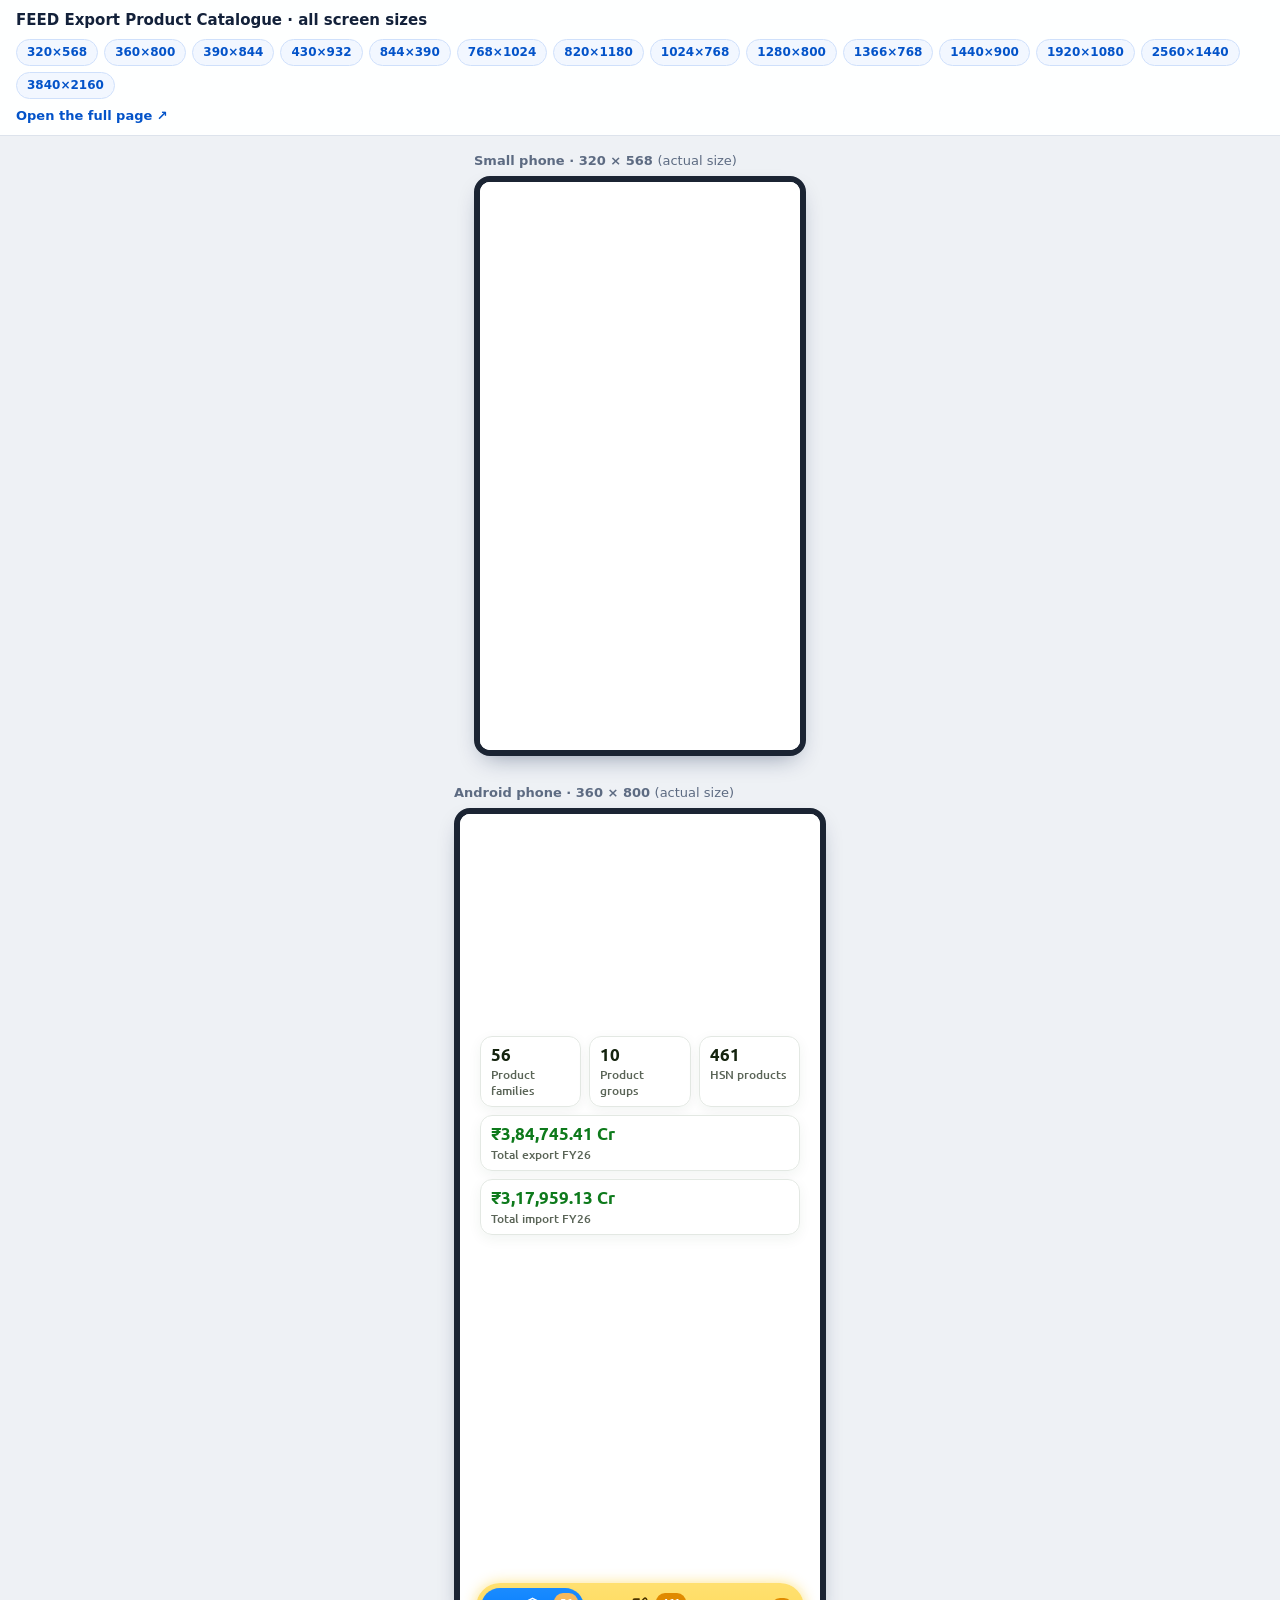
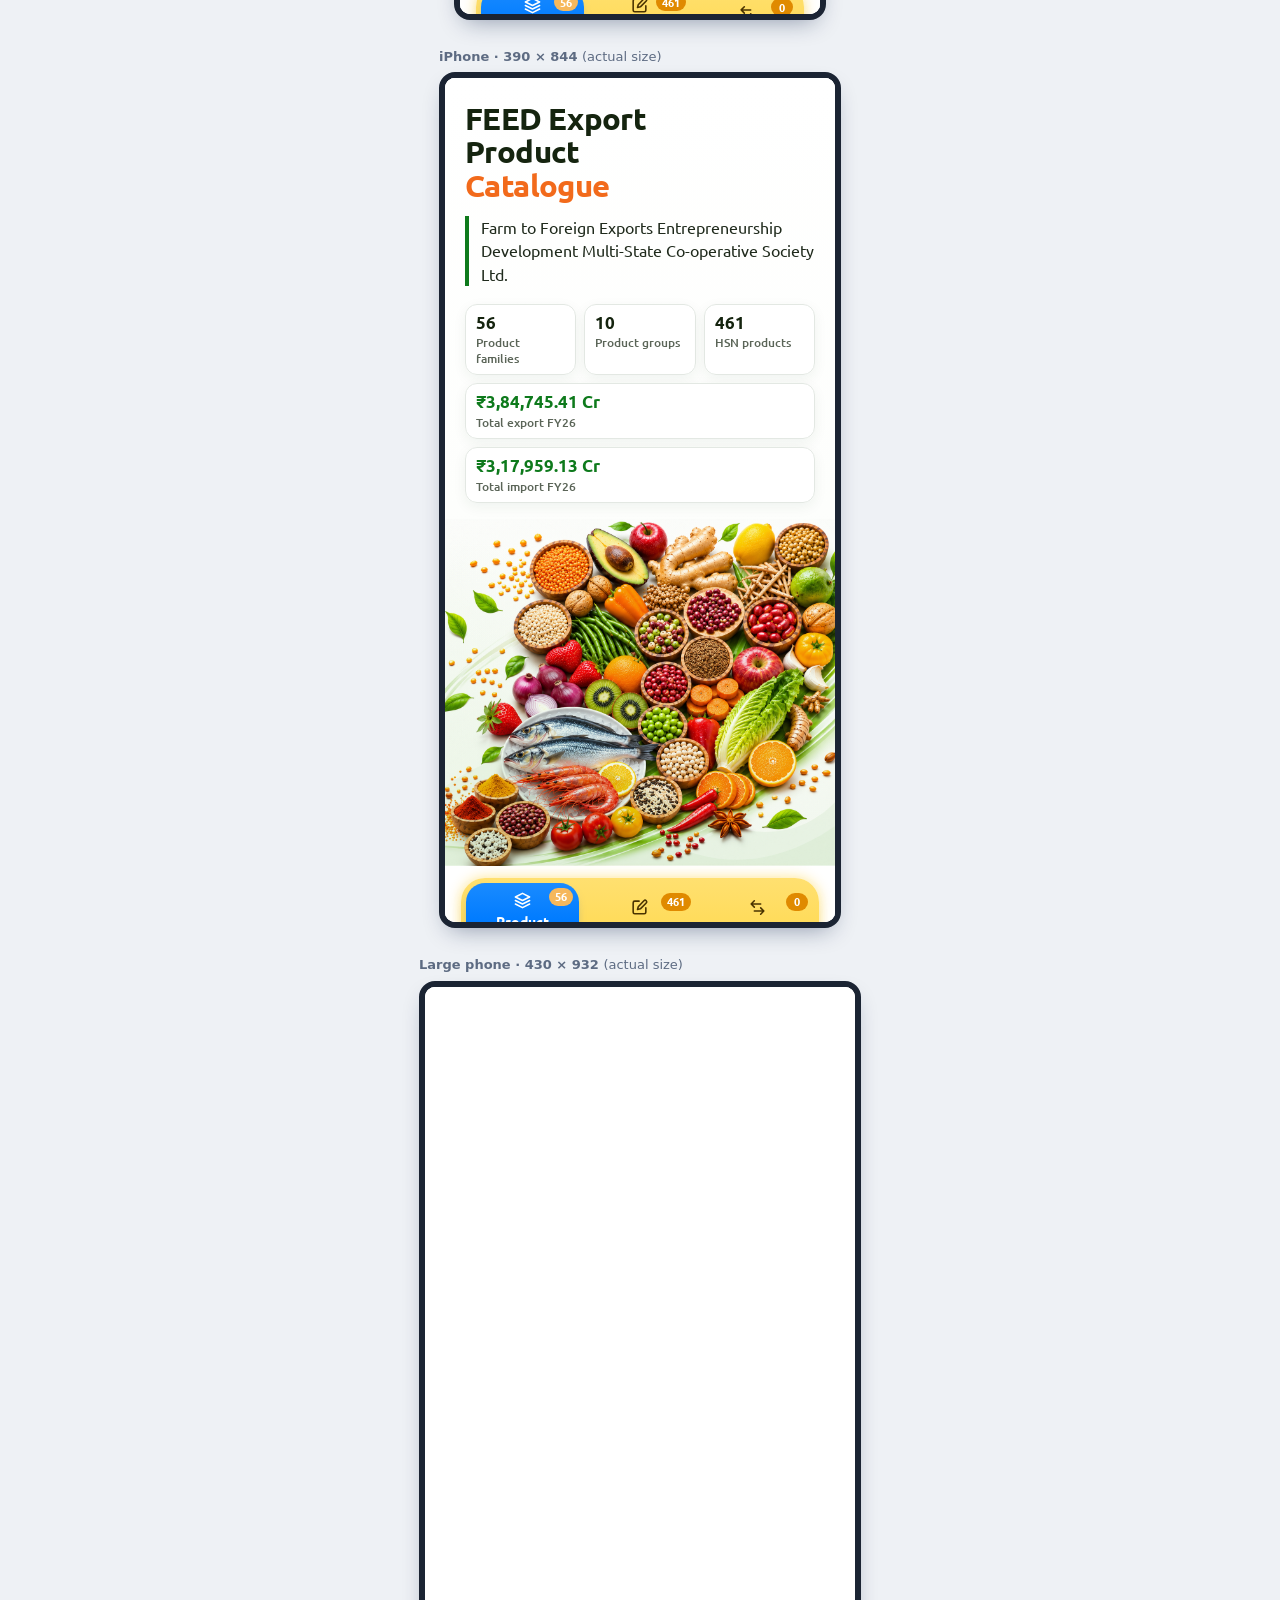
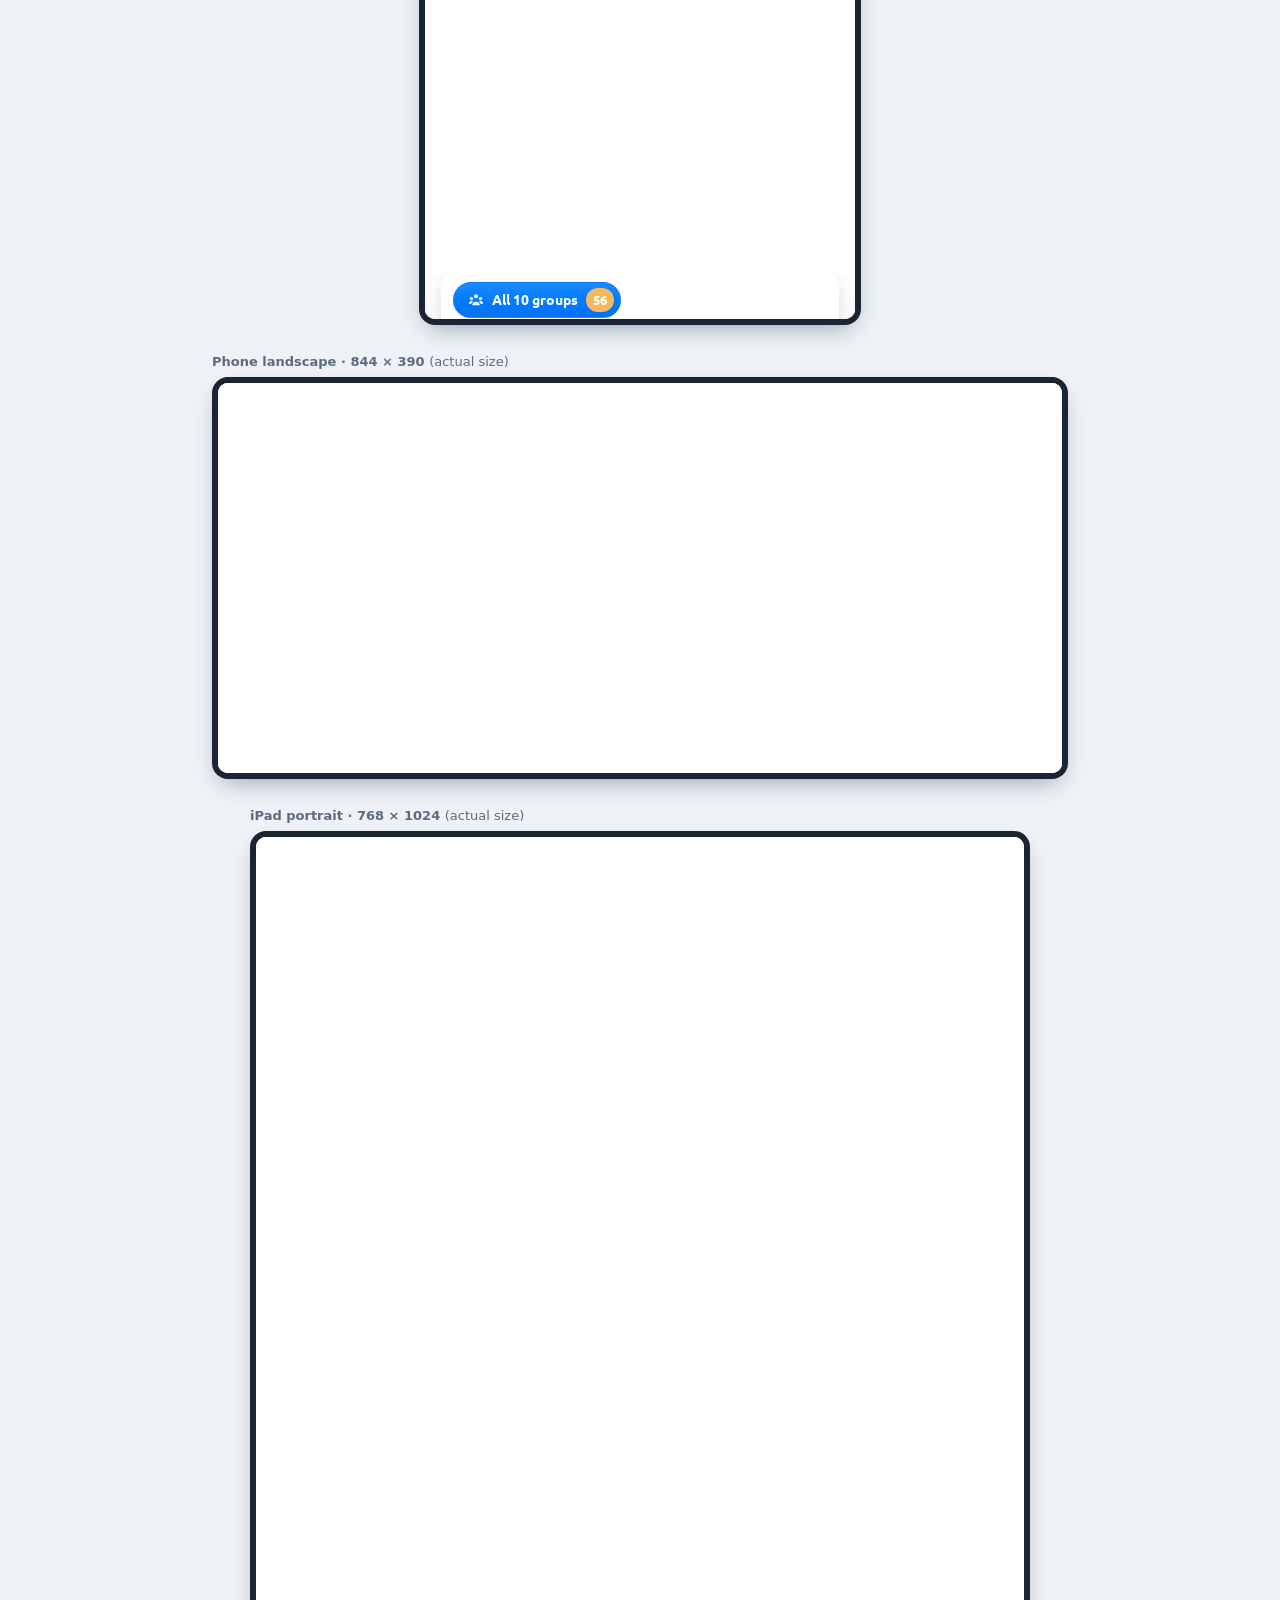
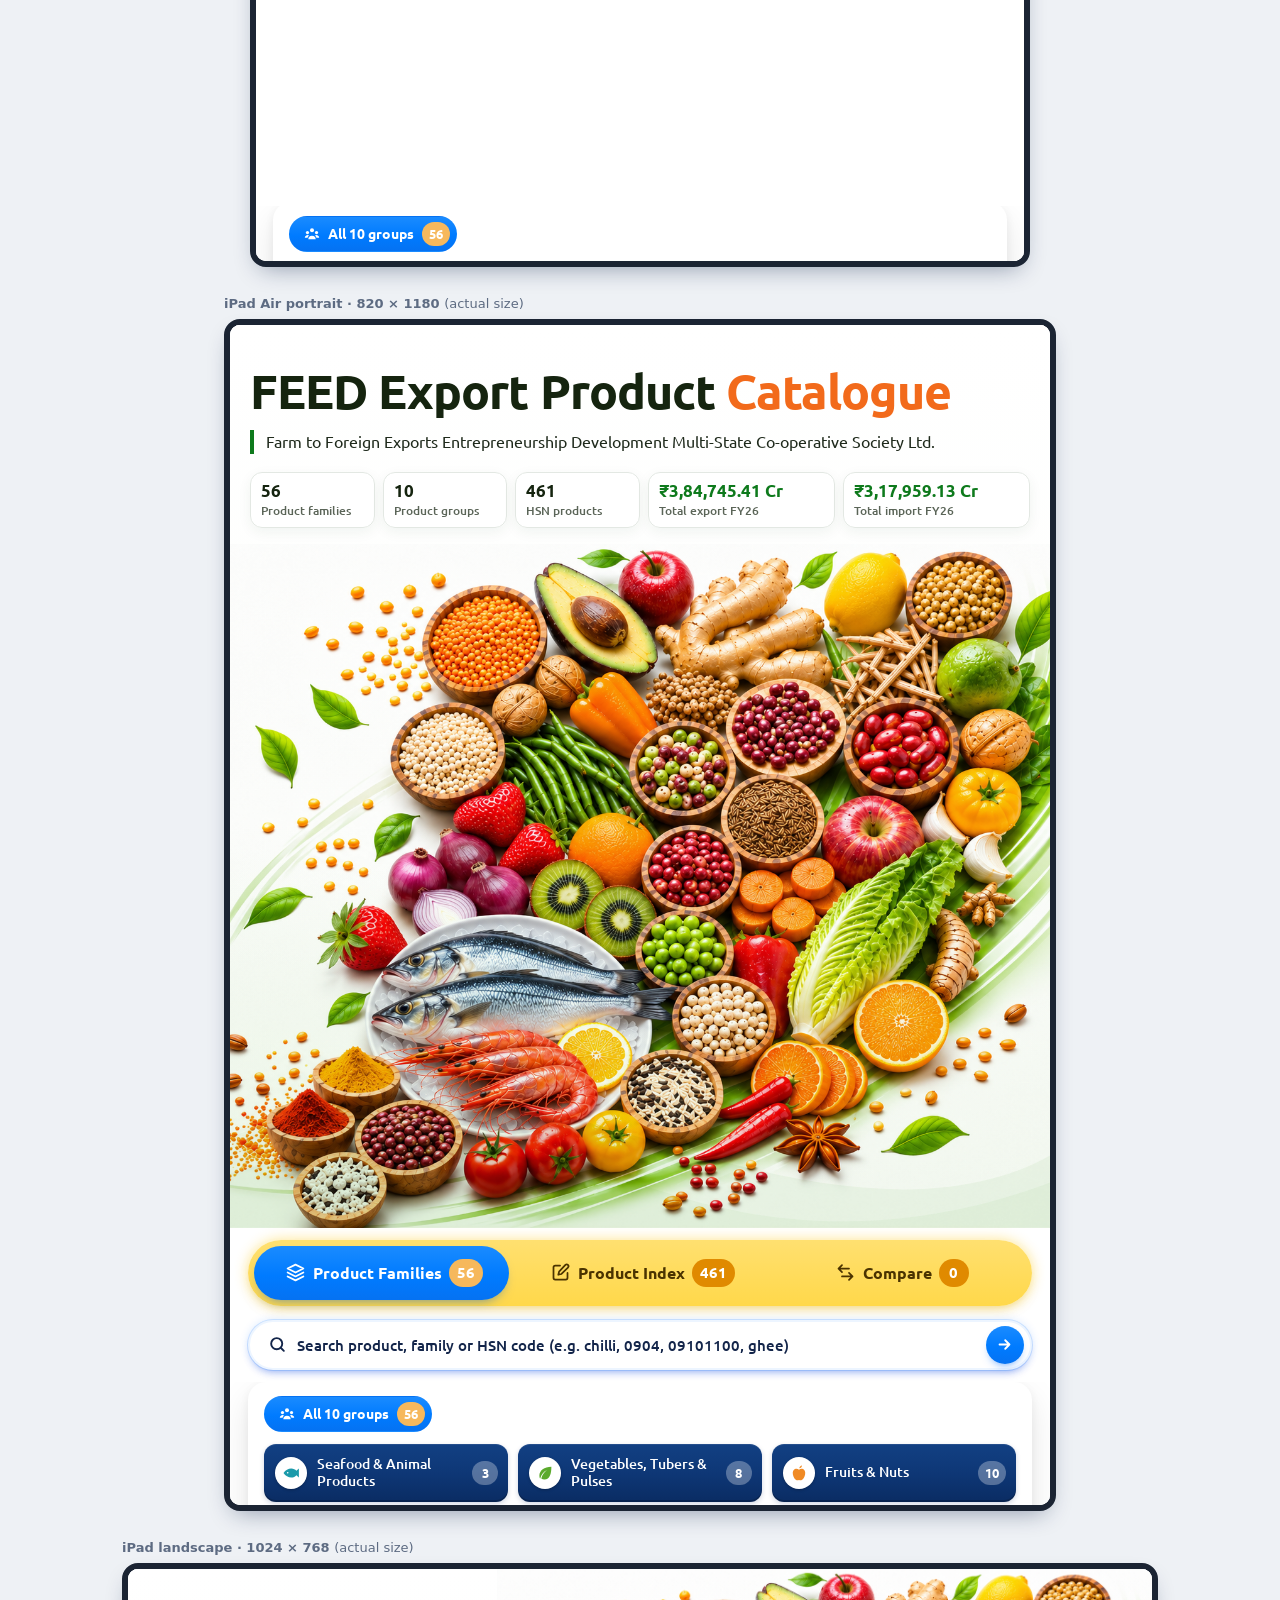
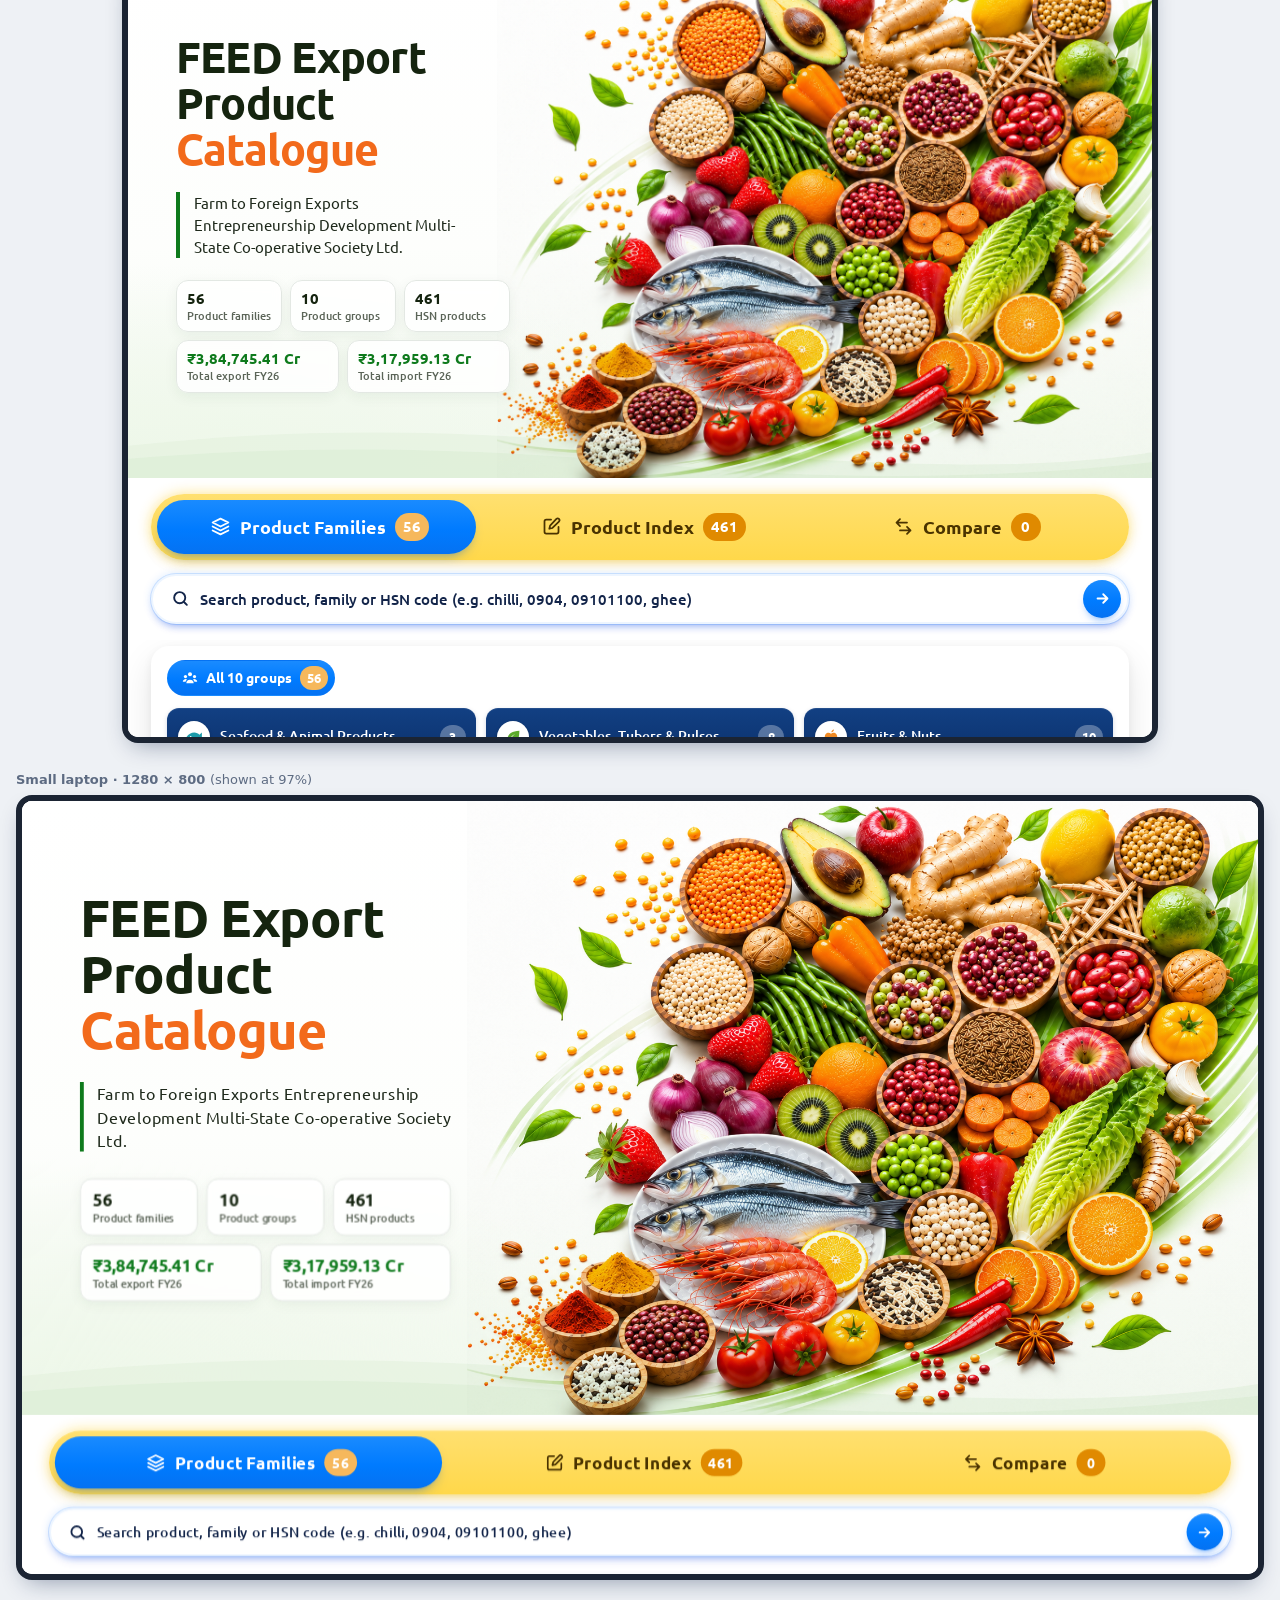
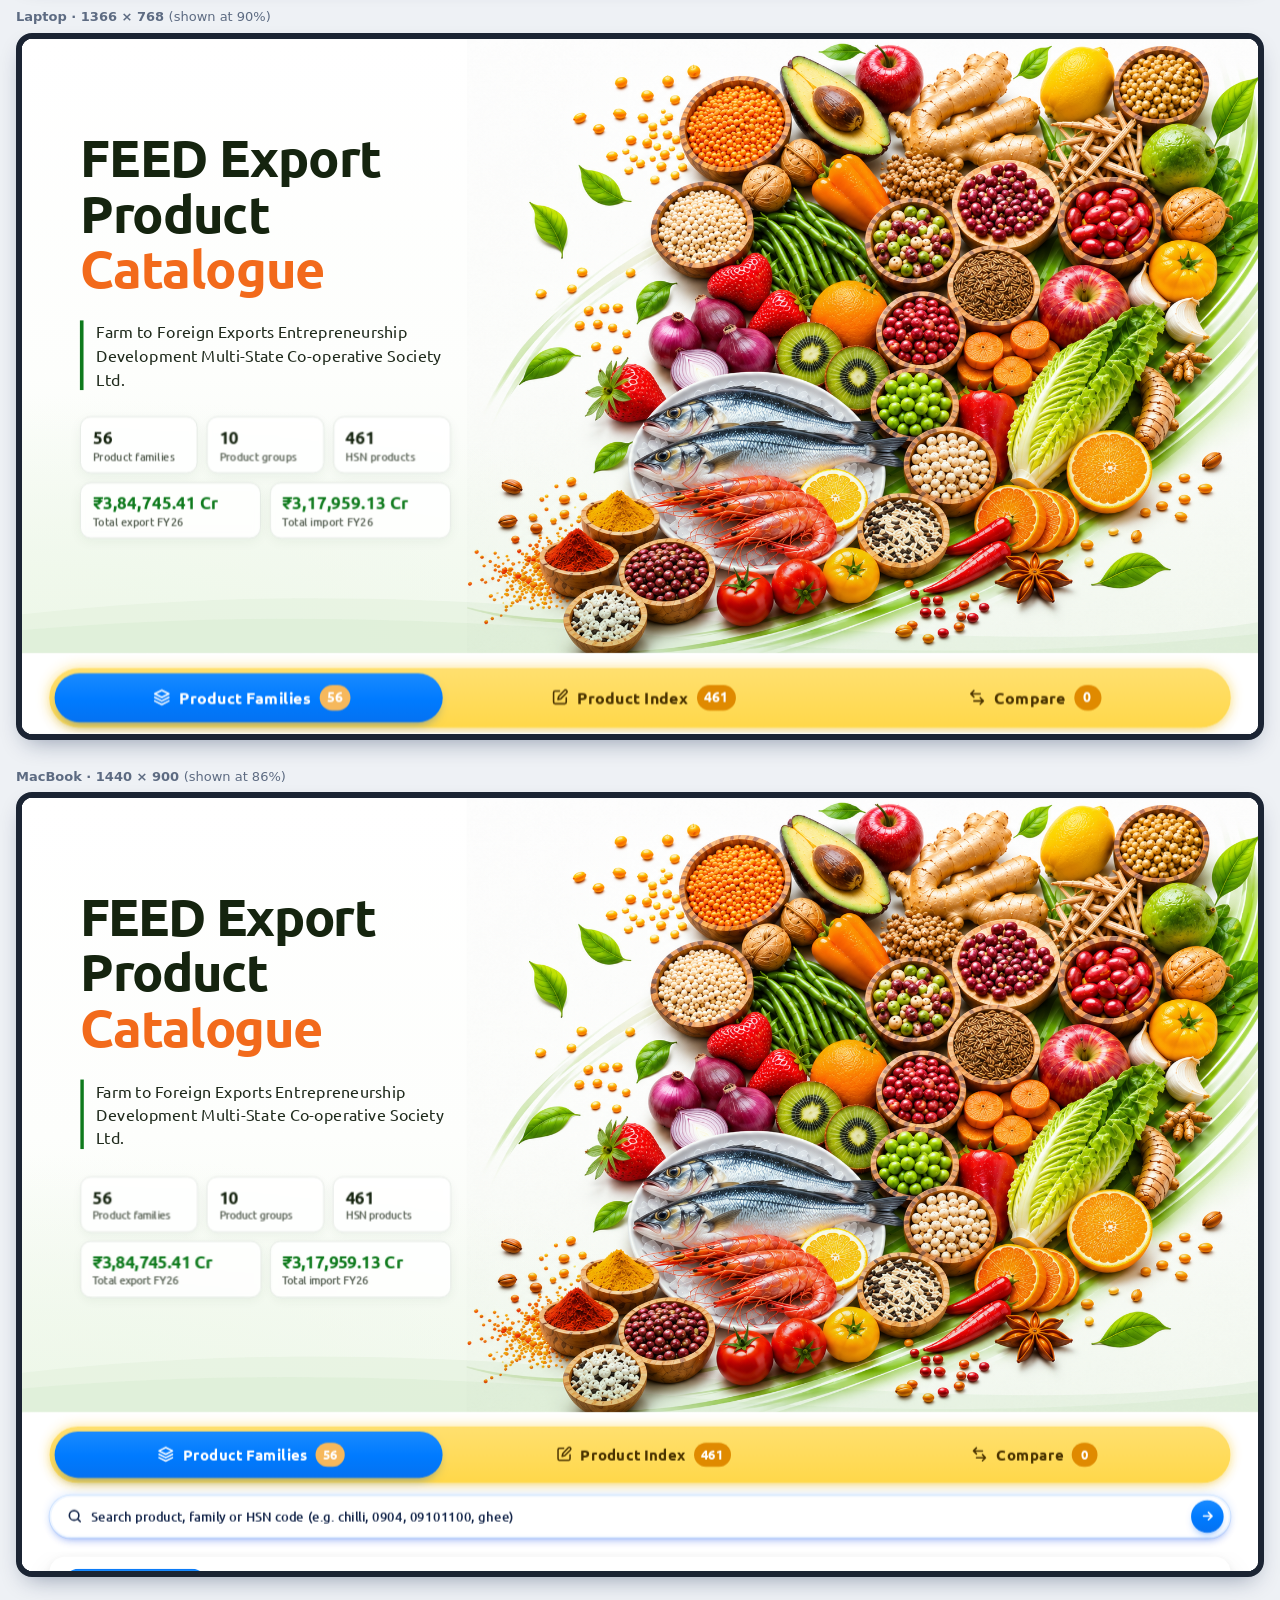
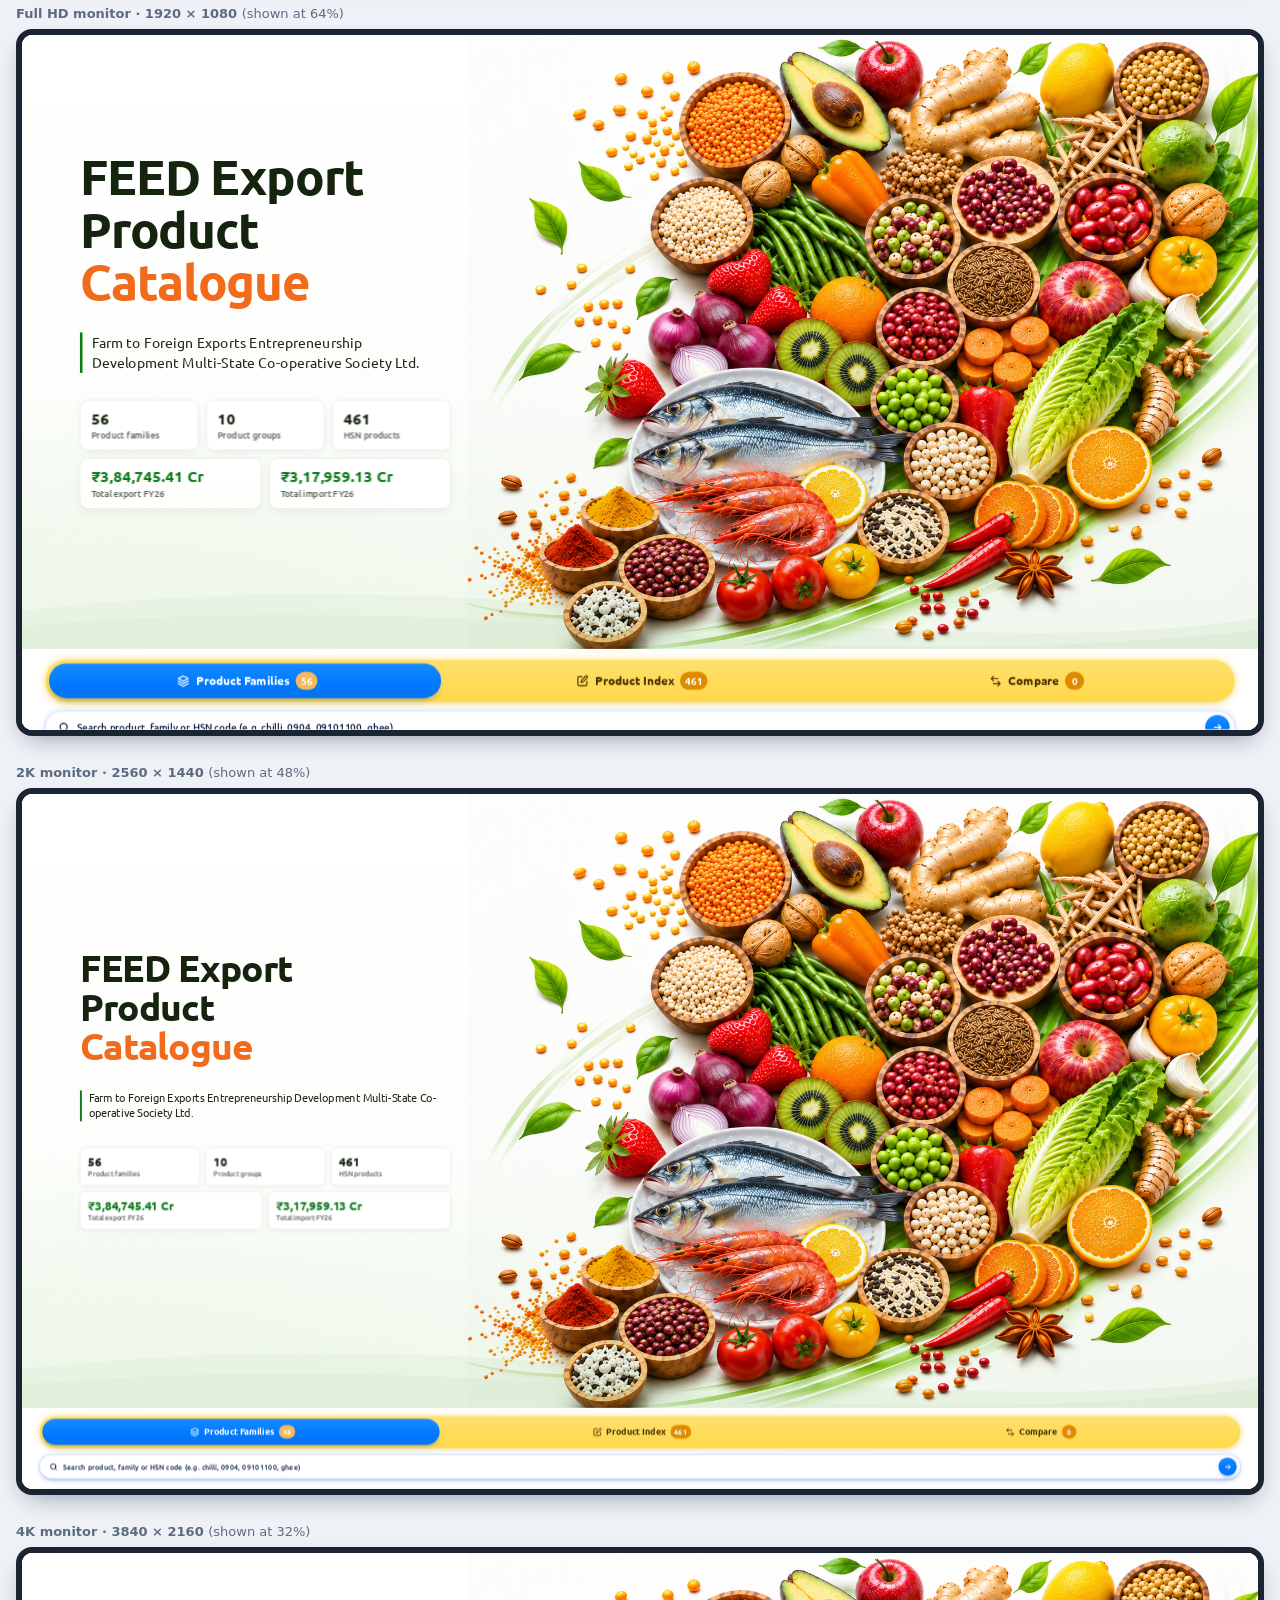
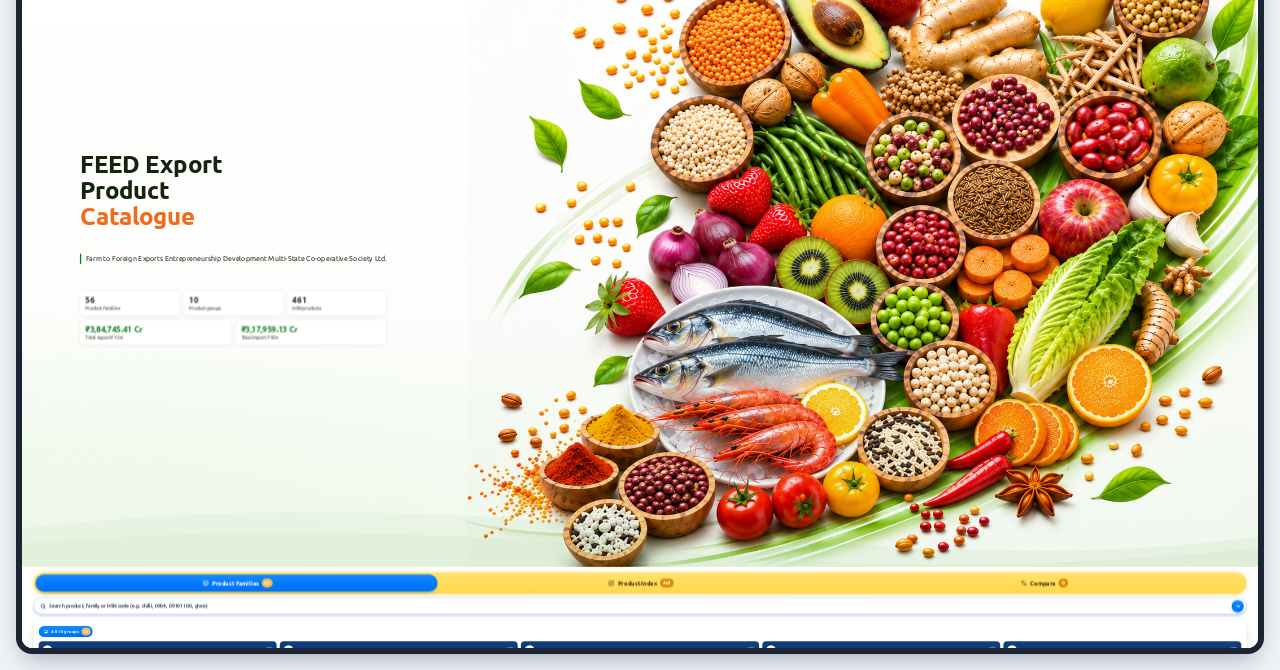
<file: dev/screens.html>
<!doctype html>
<html lang="en">
<head>
<meta charset="utf-8">
<meta name="viewport" content="width=device-width, initial-scale=1">
<title>All Screen Sizes · FEED Export Product Catalogue</title>
<!--
  Dev helper (not part of the site): the live catalogue (../index.html) at every common screen
  size, smallest to largest. Double-click this file, or open /dev/screens.html on a local server.
  Each screen is a real page: scroll, click, search and open the viewer inside any of them.
  Screens wider than the window are shrunk to fit (the caption says by how much).
-->
<style>
  * { box-sizing: border-box; }
  html { scroll-behavior: smooth; }
  body {
    margin: 0;
    background: #eef1f5;
    color: #13213a;
    font: 13px/1.4 system-ui, -apple-system, 'Segoe UI', Roboto, sans-serif;
  }
  header {
    position: sticky;
    top: 0;
    z-index: 2;
    display: flex;
    flex-wrap: wrap;
    align-items: center;
    gap: 8px 14px;
    padding: 10px 16px;
    background: rgba(255, 255, 255, 0.94);
    border-bottom: 1px solid #dde3ec;
    backdrop-filter: blur(8px);
  }
  header h1 { margin: 0; font-size: 15px; }
  header a { color: #0353c9; font-weight: 600; text-decoration: none; }
  header a:hover { text-decoration: underline; }
  nav { display: flex; flex-wrap: wrap; gap: 6px; }
  nav a {
    padding: 4px 10px;
    border: 1px solid #cfe0fb;
    border-radius: 999px;
    background: #f2f7ff;
    font-size: 12px;
    white-space: nowrap;
  }
  main {
    display: flex;
    flex-direction: column;
    align-items: center;
    gap: 28px;
    padding: 16px;
  }
  figure { margin: 0; scroll-margin-top: 70px; }
  figcaption {
    margin-bottom: 6px;
    color: #5d6b82;
    font-weight: 600;
  }
  figcaption span { font-weight: 400; }
  .screen {
    position: relative;
    overflow: hidden;
    border: 6px solid #1b2433;
    border-radius: 16px;
    background: #fff;
    box-shadow: 0 10px 24px -10px rgba(10, 30, 70, .45);
  }
  .screen iframe {
    position: absolute;
    top: 0;
    left: 0;
    border: 0;
    transform-origin: 0 0;
    background: #fff;
  }
</style>
</head>
<body>
<header>
  <h1>FEED Export Product Catalogue · all screen sizes</h1>
  <nav id="jump" aria-label="Jump to a screen size"></nav>
  <a href="../index.html" target="_blank" rel="noopener">Open the full page ↗</a>
</header>
<main id="main"></main>
<script>
  const PAGE = '../index.html';
  const screens = [
    ['Small phone', 320, 568],
    ['Android phone', 360, 800],
    ['iPhone', 390, 844],
    ['Large phone', 430, 932],
    ['Phone landscape', 844, 390],
    ['iPad portrait', 768, 1024],
    ['iPad Air portrait', 820, 1180],
    ['iPad landscape', 1024, 768],
    ['Small laptop', 1280, 800],
    ['Laptop', 1366, 768],
    ['MacBook', 1440, 900],
    ['Full HD monitor', 1920, 1080],
    ['2K monitor', 2560, 1440],
    ['4K monitor', 3840, 2160],
  ];

  const main = document.getElementById('main');
  const jump = document.getElementById('jump');

  const frames = screens.map(([name, w, h], i) => {
    const id = `screen-${w}x${h}`;
    const fig = document.createElement('figure');
    fig.id = id;
    fig.innerHTML = `<figcaption>${name} · ${w} × ${h} <span></span></figcaption><div class="screen"><iframe title="${name} ${w} by ${h}"></iframe></div>`;
    const iframe = fig.querySelector('iframe');
    iframe.width = w;
    iframe.height = h;
    // The first few load straight away, the rest as they are scrolled to
    if (i > 3) iframe.loading = 'lazy';
    iframe.src = PAGE;
    main.appendChild(fig);

    const link = document.createElement('a');
    link.href = `#${id}`;
    link.textContent = `${w}×${h}`;
    link.title = name;
    jump.appendChild(link);

    return { w, h, box: fig.querySelector('.screen'), iframe, note: fig.querySelector('figcaption span') };
  });

  // Real size when it fits the window; bigger screens are shrunk to the window's width
  function layout() {
    const avail = main.clientWidth - 32 - 12; // page padding + frame border
    for (const f of frames) {
      const s = Math.min(avail / f.w, 1);
      f.box.style.width = `${Math.round(f.w * s) + 12}px`;
      f.box.style.height = `${Math.round(f.h * s) + 12}px`;
      f.iframe.style.transform = `scale(${s})`;
      f.note.textContent = s < 1 ? `(shown at ${Math.round(s * 100)}%)` : '(actual size)';
    }
  }

  window.addEventListener('resize', layout);
  layout();
</script>
</body>
</html>
</file>
<file: css/base/variables.css>
/*
  Design tokens: colours, font, radii, shadows. Every stylesheet reads these.

  Breakpoints used across the stylesheets (CSS custom properties can't be used inside
  media queries, so they are listed here for reference):
    ≥ 2000px  very wide screens (1440p, 4K): 4 family cards per row
    ≤ 1400px  laptops: tighter Product Index table
    ≤ 1100px  group tiles 3 per row
    ≤ 1000px  tablets: Product Index rows become cards, its dropdowns 3 equal columns; tighter tabs
    ≤  999px  family cards 2 per row
    ≤  900px  hero: upright tablets full-width text above the picture, sideways screens (from
              600px) text beside the picture; Compare rows stack; viewer tool labels hidden
    ≤  760px  viewer products panel moves under the picture
    ≤  720px  section tabs: icon above the label, count in the corner
    ≤  640px  phones: group tiles 2 per row, full-bleed navy panels, stacked filters
    ≤  560px  family cards 1 per row
    ≤  480px  viewer: one row of tools
    ≤  420px  small phones: hero rupee figures get a full row each
    ≤  400px  small phones: smaller Product Index captions
    height ≤ 500px (landscape phones): shorter viewer top bar
*/
:root {
  /* Brand */
  --color-ink: #15240f;
  --color-green-900: #0f3d1a;
  --color-green-800: #14532d;
  --color-green-700: #0e7a1c;
  --color-green-600: #1a8a24;
  --color-green-100: #e8f5e4;
  --color-orange-500: #f26a1b;

  /* Explorer toolbar + group list */
  --color-blue-400: #1a8bff;
  --color-blue-500: #007bff;
  --color-blue-600: #036cee;
  --color-blue-700: #0353c9;
  --color-navy-700: #18509f;
  --color-navy-800: #0e3776;
  --color-navy-900: #0a2c63;
  --color-amber-400: #f6b85c;
  --color-search-ink: #13254a;

  /* Neutrals */
  --color-white: #ffffff;
  --color-text: #3b3f3c;
  --color-border: #e3e8e3;
  --color-page: #f4f6f3;

  /* Trade figures */
  --color-export: #19801f;
  --color-import: #e3141c;
  --color-net: #1d5fd1;

  /* The blue used for selected buttons, the search button and section icons */
  --gradient-blue: linear-gradient(180deg, var(--color-blue-400) 0%, var(--color-blue-500) 55%, #0572f2 100%);

  /* Navy panels (Product Index, Compare) */
  --gradient-navy-panel: radial-gradient(120% 80% at 50% 0%, #102449 0%, #0b1a35 55%, #08142a 100%);

  /* Focus ring */
  --focus-ring: #9cc8ff;

  /* Type */
  --font-sans: 'Ubuntu', system-ui, -apple-system, 'Segoe UI', Roboto, sans-serif;
  --font-mono: ui-monospace, Menlo, Consolas, monospace;

  /* Shape & depth */
  --radius-card: 18px;
  --radius-pill: 999px;
  --shadow-card: 0 10px 30px rgba(15, 61, 26, 0.08), 0 2px 6px rgba(15, 61, 26, 0.05);

  /* Page side padding; the explorer and its pinned bar use it */
  --gutter: clamp(16px, 2.2vw, 36px);
}
</file>
<file: css/base/base.css>
/* Page-wide basics: body, icons, screen-reader text, skip link, focus, reduced motion. */
body {
  font-family: var(--font-sans);
  color: var(--color-text);
  background: var(--color-page);
  -webkit-font-smoothing: antialiased;
  -moz-osx-font-smoothing: grayscale;
}

/* The page sits on white (the hero paints its own background) */
.page {
  background: var(--color-white);
}

/*
  Icons: <svg class="icon"><use href="#i-name"></use></svg>, drawn from the sprite at the top of
  index.html. They take the text colour; set --sw on one to change its stroke width.
*/
.icon {
  flex: none;
  fill: none;
  stroke: currentColor;
  stroke-width: var(--sw, 2);
  stroke-linecap: round;
  stroke-linejoin: round;
  overflow: visible;
}

/* Text for screen readers only */
.sr-only {
  position: absolute;
  width: 1px;
  height: 1px;
  margin: -1px;
  padding: 0;
  overflow: hidden;
  clip: rect(0 0 0 0);
  white-space: nowrap;
  border: 0;
}

/* Keyboard users can jump straight past the hero to the catalogue */
.skip-link {
  position: absolute;
  top: 8px;
  left: 8px;
  z-index: 100;
  padding: 10px 16px;
  border-radius: var(--radius-pill);
  background: var(--color-navy-800);
  color: var(--color-white);
  font-weight: 700;
  text-decoration: none;
  transform: translateY(-160%);
  transition: transform 0.15s ease;
}

.skip-link:focus {
  transform: none;
  outline: 3px solid var(--focus-ring);
  outline-offset: 2px;
}

/* Search words found in a name or code */
mark {
  padding: 0 1px;
  border-radius: 3px;
  background: #ffe27a;
  color: inherit;
}

/* Shown only when scripts are off */
.noscript {
  margin: 24px var(--gutter);
  padding: 16px 20px;
  border: 1px solid #f3d58a;
  border-radius: 12px;
  background: #fff8e3;
  color: #6b4d00;
  font-size: 15px;
  line-height: 1.5;
}

/* People who ask for less motion get none */
@media (prefers-reduced-motion: reduce) {
  *,
  *::before,
  *::after {
    animation-duration: 0.01ms !important;
    animation-iteration-count: 1 !important;
    transition-duration: 0.01ms !important;
    scroll-behavior: auto !important;
  }
}
</file>
<file: css/layout/explorer.css>
/*
  Explorer: the pinned toolbar on top, then one of three panels: Product Families (group tiles
  above the family cards), Product Index or Compare.
  --bar-h (the pinned bar's live height) is set by js/components/sticky-bar.js.
*/
.explorer {
  min-height: 100vh;
  min-height: 100svh;
  padding: 0 var(--gutter) 48px;
  background: var(--color-white);
  /* Jumping to the explorer (skip link, "back to the cards") stops right at the bar */
  scroll-margin-top: 0;
}

/* ---------- Pinned toolbar + search ---------- */
.explorer__bar {
  position: sticky;
  top: 0;
  z-index: 20;
  margin: 0 calc(-1 * var(--gutter));
  padding: 16px var(--gutter);
  background: rgba(255, 255, 255, 0.94);
  -webkit-backdrop-filter: saturate(1.4) blur(10px);
  backdrop-filter: saturate(1.4) blur(10px);
  transition: box-shadow 0.2s ease;
}

.explorer__bar[data-stuck='true'] {
  box-shadow: 0 10px 22px -14px rgba(10, 60, 160, 0.35);
}

/* Focused only by script / the skip link: no ring around the whole area */
.explorer:focus,
.explorer__panel:focus {
  outline: none;
}

/* Product Families: group tiles above the cards */
.explorer__families {
  margin-top: 6px;
}

.explorer__groups {
  margin-bottom: 24px;
}

@media (max-width: 900px) {
  .explorer__bar {
    padding-top: 12px;
    padding-bottom: 12px;
  }

  .explorer__families {
    margin-top: 0;
  }

  .explorer__groups {
    margin-bottom: 18px;
  }
}

/* Navy panels (Product Index, Compare): shared frame */
.navy-panel {
  margin: 6px 0 0;
  padding: clamp(16px, 2.4vw, 28px) clamp(12px, 2vw, 28px) 24px;
  border-radius: 18px;
  background: var(--gradient-navy-panel);
  color: #fff;
}

/* Phones: the navy panels run edge to edge */
@media (max-width: 640px) {
  .navy-panel {
    margin: 4px calc(-1 * var(--gutter)) 0;
    border-radius: 0;
  }
}
</file>
<file: css/components/section-heading.css>
/* Section title: icon, heading and a one-line description. --light is for the navy panels. */
.section-heading {
  display: flex;
  align-items: center;
  gap: 12px;
  margin: 0 0 14px;
}

.section-heading__icon {
  flex: none;
  display: grid;
  place-items: center;
  width: 40px;
  height: 40px;
  border-radius: 12px;
  background: var(--gradient-blue);
  color: var(--color-white);
  box-shadow: 0 6px 14px -6px rgba(0, 110, 255, 0.6);
}

.section-heading__title {
  margin: 0;
  color: var(--color-search-ink);
  font-size: clamp(19px, 1.6vw, 23px);
  font-weight: 700;
  line-height: 1.2;
}

.section-heading__description {
  margin: 3px 0 0;
  color: #5b6882;
  font-size: 13.5px;
  line-height: 1.4;
}

/* On the navy panels (Product Index, Compare) */
.section-heading--light .section-heading__title {
  color: var(--color-white);
}

.section-heading--light .section-heading__description {
  color: rgba(255, 255, 255, 0.7);
}

.section-heading--light .section-heading__icon {
  background: rgba(255, 255, 255, 0.12);
  box-shadow: inset 0 0 0 1px rgba(255, 255, 255, 0.18);
}
</file>
<file: css/components/toolbar.css>
/*
  Toolbar in the pinned bar.
  Row 1: the three section tabs in one golden capsule (segmented control).
  Row 2: the search capsule, full width.
  ≤ 720px: icon above the label, count badge in the tab's corner (all three still fit).
*/
.toolbar {
  display: flex;
  flex-wrap: wrap;
  align-items: center;
  gap: 14px 10px;
}

/* ---------- Section tabs ---------- */
.toolbar__tabs {
  display: flex;
  align-items: center;
  flex: 1 1 100%;
  min-width: 0;
  gap: 4px;
  padding: 6px;
  border-radius: var(--radius-pill);
  /* Yellow-capsicum gold */
  background: linear-gradient(180deg, #ffe070 0%, #ffd84a 100%);
  /* Soft yellow glow around the box, no outline */
  box-shadow:
    0 0 14px rgba(255, 200, 0, 0.45),
    0 6px 14px -8px rgba(190, 140, 0, 0.5);
}

/* The three tabs share the row equally */
.toolbar__tab {
  position: relative;
  display: inline-flex;
  align-items: center;
  justify-content: center;
  flex: 1 1 0;
  gap: 9px;
  height: 54px;
  padding: 0 22px;
  border: 0;
  border-radius: var(--radius-pill);
  /* Unselected: flat dark text on the gold */
  background: transparent;
  color: #4a3300;
  font: 700 18px/1 var(--font-sans);
  white-space: nowrap;
  cursor: pointer;
  -webkit-tap-highlight-color: transparent;
  transition:
    transform 0.15s ease,
    box-shadow 0.15s ease,
    background 0.15s ease;
}

.toolbar__tab:hover {
  background: rgba(255, 255, 255, 0.22);
}

.toolbar__tab:focus-visible {
  outline: 3px solid var(--focus-ring);
  outline-offset: 2px;
}

/* Selected tab: blue pill lifted off the gold with a soft shadow */
.toolbar__tab[aria-pressed='true'] {
  background: var(--gradient-blue);
  color: var(--color-white);
  box-shadow: 0 6px 12px -6px rgba(0, 90, 220, 0.6);
}

.toolbar__tab .icon {
  width: 21px;
  height: 21px;
}

/* Count badge: deep capsicum amber on unselected tabs, light amber on the selected one */
.toolbar__badge {
  display: inline-grid;
  place-items: center;
  min-width: 30px;
  height: 28px;
  padding: 0 8px;
  margin-right: -6px;
  border-radius: var(--radius-pill);
  background: #e08a00;
  color: var(--color-white);
  font-size: 15px;
  font-weight: 700;
  font-variant-numeric: tabular-nums;
}

.toolbar__tab[aria-pressed='true'] .toolbar__badge {
  background: var(--color-amber-400);
}

/* ---------- Search capsule ---------- */
.toolbar__search {
  flex: 1 1 100%;
  min-width: 0;
  display: flex;
  align-items: center;
  gap: 10px;
  height: 50px;
  margin: 0;
  padding: 0 6px 0 18px;
  background: var(--color-white);
  border: 2px solid #edf5ff;
  border-radius: var(--radius-pill);
  /* Soft blue glow */
  box-shadow:
    0 0 0 1px rgba(0, 110, 255, 0.16),
    0 0 10px rgba(0, 110, 255, 0.16),
    0 6px 10px -5px rgba(3, 47, 215, 0.42);
  transition: box-shadow 0.2s ease;
}

.toolbar__search:focus-within {
  box-shadow:
    0 0 0 2px rgba(0, 110, 255, 0.32),
    0 0 14px rgba(0, 110, 255, 0.22),
    0 8px 12px -5px rgba(3, 47, 215, 0.5);
}

.toolbar__search-icon {
  color: var(--color-search-ink);
}

.toolbar__search-input {
  flex: 1;
  min-width: 0;
  height: 100%;
  padding: 0;
  border: 0;
  background: transparent;
  outline: none;
  font: 500 15px/1.2 var(--font-sans);
  color: var(--color-search-ink);
  text-overflow: ellipsis;
}

.toolbar__search-input::placeholder {
  color: var(--color-search-ink);
  opacity: 1;
}

.toolbar__search-input::-webkit-search-cancel-button {
  cursor: pointer;
}

.toolbar__send {
  flex: none;
  display: grid;
  place-items: center;
  width: 38px;
  height: 38px;
  padding: 0;
  border: 0;
  border-radius: 50%;
  background: var(--gradient-blue);
  color: var(--color-white);
  box-shadow: 0 5px 10px -5px rgba(0, 110, 255, 0.7);
  cursor: pointer;
  transition: background 0.15s ease;
}

.toolbar__send:hover {
  background: linear-gradient(180deg, #0a74f2 0%, var(--color-blue-600) 60%, #045fd8 100%);
}

.toolbar__send .icon {
  transition: transform 0.15s ease;
}

.toolbar__send:hover .icon {
  transform: translateX(2px);
}

.toolbar__send:focus-visible {
  outline: 3px solid var(--focus-ring);
  outline-offset: 2px;
}

/* ---------- Tablet: tighter tabs so all three still fit on one row ---------- */
@media (max-width: 1000px) {
  .toolbar__tab {
    gap: 7px;
    padding: 0 12px;
    font-size: 16px;
  }
}

/* ---------- Phone: icon above the label (which may wrap), count in the top corner ---------- */
@media (max-width: 720px) {
  .toolbar__tabs {
    width: 100%;
    gap: 4px;
    padding: 5px;
    border-radius: 24px;
  }

  .toolbar__tab {
    flex-direction: column;
    min-width: 0;
    gap: 4px;
    height: auto;
    min-height: 60px;
    padding: 8px 6px;
    border-radius: 19px;
    font-size: 13.5px;
    line-height: 1.15;
    white-space: normal;
    text-align: center;
  }

  .toolbar__tab .icon {
    width: 19px;
    height: 19px;
  }

  .toolbar__badge {
    position: absolute;
    top: 5px;
    right: 6px;
    min-width: 22px;
    height: 18px;
    margin: 0;
    padding: 0 6px;
    font-size: 11px;
  }
}

@media (max-width: 640px) {
  .toolbar {
    gap: 10px 8px;
  }

  .toolbar__search {
    gap: 8px;
    height: 48px;
    padding-left: 14px;
  }

  /* 16px stops iOS from zooming in when the field is tapped */
  .toolbar__search-input {
    font-size: 16px;
  }

  .toolbar__send {
    width: 36px;
    height: 36px;
  }
}
</file>
<file: css/components/group-panel.css>
/*
  Product groups block above the family cards: white card, "All 10 groups" button, then the
  10 group tiles (5 per row on desktops, 3 on tablets, 2 on phones).
*/
.group-panel {
  padding: 14px 16px 16px;
  background: var(--color-white);
  border: 0;
  border-radius: 18px;
  /* No border line: just a soft light shadow around the block */
  box-shadow:
    0 14px 34px rgba(0, 0, 0, 0.1),
    0 3px 10px rgba(0, 0, 0, 0.06);
}

/* ---------- Header row ---------- */
.group-panel__head {
  display: flex;
  margin-bottom: 12px;
}

.group-panel__all {
  display: inline-flex;
  align-items: center;
  gap: 8px;
  height: 36px;
  padding: 0 6px 0 14px;
  border: 1.5px solid #cfe0fb;
  border-radius: var(--radius-pill);
  background: #f2f7ff;
  color: var(--color-navy-800);
  font: 700 13.5px/1 var(--font-sans);
  cursor: pointer;
  transition: background 0.15s ease;
}

.group-panel__all:hover {
  background: #e4efff;
}

/* Selected: same blue as the selected toolbar tab */
.group-panel__all[aria-pressed='true'] {
  border-color: transparent;
  background: var(--gradient-blue);
  color: var(--color-white);
}

/* ---------- Tiles ---------- */
.group-panel__grid {
  display: grid;
  grid-template-columns: repeat(5, minmax(0, 1fr));
  gap: 10px;
  margin: 0;
  padding: 0;
  list-style: none;
}

.group-panel__tile {
  display: flex;
  align-items: center;
  gap: 10px;
  width: 100%;
  height: 100%;
  min-height: 58px;
  padding: 9px 10px 9px 11px;
  border: 0;
  border-radius: 12px;
  background: linear-gradient(180deg, #124083 0%, var(--color-navy-800) 50%, var(--color-navy-900) 100%);
  color: var(--color-white);
  font: 500 13.5px/1.25 var(--font-sans);
  text-align: left;
  cursor: pointer;
  box-shadow:
    inset 0 1px 0 rgba(255, 255, 255, 0.08),
    inset 0 -2px 0 rgba(0, 0, 0, 0.2),
    0 2px 5px rgba(10, 40, 100, 0.18);
  transition:
    background 0.15s ease,
    transform 0.15s ease;
}

.group-panel__tile:hover {
  background: linear-gradient(180deg, #1a4d99 0%, #134288 50%, #0e3776 100%);
  transform: translateY(-1px);
}

.group-panel__tile:focus-visible,
.group-panel__all:focus-visible {
  outline: 3px solid var(--focus-ring);
  outline-offset: 2px;
}

/* Selected group: the selected blue, a group-colour edge, amber count */
.group-panel__tile[aria-pressed='true'],
.group-panel__tile[aria-pressed='true']:hover {
  background: var(--gradient-blue);
  box-shadow:
    inset 0 0 0 2px var(--group-color),
    0 6px 14px -6px rgba(10, 40, 100, 0.5);
}

/* Group's icon in its own colour on a white disc */
.group-panel__icon {
  flex: none;
  display: grid;
  place-items: center;
  width: 32px;
  height: 32px;
  border-radius: 50%;
  background: var(--color-white);
  color: var(--group-color, var(--color-navy-800));
  box-shadow: 0 1px 3px rgba(0, 0, 0, 0.25);
}

.group-panel__label {
  flex: 1;
  min-width: 0;
}

.group-panel__count {
  flex: none;
  display: grid;
  place-items: center;
  min-width: 26px;
  height: 24px;
  padding: 0 7px;
  border-radius: var(--radius-pill);
  background: rgba(255, 255, 255, 0.3);
  color: var(--color-white);
  font-size: 13px;
  font-weight: 700;
  font-variant-numeric: tabular-nums;
}

.group-panel__all .group-panel__count {
  background: var(--color-navy-800);
}

.group-panel__tile[aria-pressed='true'] .group-panel__count,
.group-panel__all[aria-pressed='true'] .group-panel__count {
  background: var(--color-amber-400);
}

/* ---------- Smaller screens ---------- */
@media (max-width: 1100px) {
  .group-panel__grid {
    grid-template-columns: repeat(3, minmax(0, 1fr));
  }
}

@media (max-width: 640px) {
  .group-panel {
    padding: 12px;
  }

  .group-panel__grid {
    grid-template-columns: repeat(2, minmax(0, 1fr));
    gap: 8px;
  }

  .group-panel__tile {
    min-height: 54px;
    gap: 8px;
    padding: 8px;
    font-size: 12.5px;
  }

  .group-panel__icon {
    width: 28px;
    height: 28px;
  }
}
</file>
<file: css/components/sheet-card.css>
/*
  Product family card: grey plaster card; number badge + group, title and HS line; the
  infographic in a white panel; Compare tick, matching products, then Export / Import / Net.
  Sizes follow the card's own width (--cq is 1% of it), so every card looks the same whether
  the grid shows 1, 2, 3 or 4 per row.
*/
.sheet-card {
  /* Browsers without subgrid: the card is its own size container */
  container-type: inline-size;
  --cq: 1cqi;
  position: relative;
  display: flex;
  flex-direction: column;
  height: 100%;
  min-width: 0;
  padding: 8px;
  /*
    Light grey embossed-plaster texture: SVG noise lit from the top-left so it reads as
    raised stucco, kept to a narrow light range so text stays clear.
  */
  background-color: #ebebeb;
  background-image: url("data:image/svg+xml,%3Csvg xmlns='http://www.w3.org/2000/svg' width='300' height='300'%3E%3Cfilter id='t' x='0' y='0' width='100%25' height='100%25'%3E%3CfeTurbulence type='fractalNoise' baseFrequency='0.035' numOctaves='4' seed='3' stitchTiles='stitch'/%3E%3CfeDiffuseLighting surfaceScale='2.2' lighting-color='%23ffffff' diffuseConstant='1'%3E%3CfeDistantLight azimuth='225' elevation='50'/%3E%3C/feDiffuseLighting%3E%3CfeComponentTransfer%3E%3CfeFuncR type='linear' slope='0.22' intercept='0.76'/%3E%3CfeFuncG type='linear' slope='0.22' intercept='0.76'/%3E%3CfeFuncB type='linear' slope='0.22' intercept='0.765'/%3E%3C/feComponentTransfer%3E%3C/filter%3E%3Crect width='100%25' height='100%25' filter='url(%23t)'/%3E%3C/svg%3E");
  background-size: 300px 300px;
  border: 1px solid rgba(20, 22, 28, 0.1);
  border-radius: 22px;
  box-shadow:
    0 0 0 1px rgba(20, 22, 28, 0.05),
    0 2px 4px rgba(20, 22, 28, 0.12),
    0 12px 26px rgba(20, 22, 28, 0.2);
  transition:
    transform 0.18s ease,
    box-shadow 0.18s ease;
}

/*
  Heading, picture panel and Compare + figures are the card's three rows, shared with the
  cards beside it in the grid, so they line up across the row. A size container can't share
  its parent's rows, so here the card grid is the container (css/sections/product-families.css)
  and --cq is worked out from it: (grid width − gaps) ÷ cards per row ÷ 100.
*/
@supports (grid-template-rows: subgrid) {
  .sheet-card {
    container-type: normal;
    --cq: calc((100cqi - (var(--cols, 3) - 1) * var(--card-gap, 22px)) / var(--cols, 3) / 100);
    display: grid;
    grid-row: span 3;
    grid-template-rows: subgrid;
    row-gap: 0;
    height: auto;
    /* The space between one row of cards and the next */
    margin-bottom: var(--card-gap, 22px);
  }
}

.sheet-card:hover {
  transform: translateY(-3px);
  box-shadow:
    0 0 0 1px rgba(20, 22, 28, 0.06),
    0 4px 8px rgba(20, 22, 28, 0.14),
    0 18px 34px rgba(20, 22, 28, 0.26);
}

/* ---------- Product count tag in the top-right corner, in the group colour ---------- */
.sheet-card__count {
  position: absolute;
  top: -1px;
  right: -1px;
  z-index: 3;
  padding: 0.5em 1em 0.5em 1.1em;
  border-radius: 0 22px 0 14px;
  background: linear-gradient(135deg, var(--group-color), color-mix(in srgb, var(--group-color) 72%, #000));
  color: var(--color-white);
  font-size: clamp(11px, calc(3.2 * var(--cq)), 14px);
  font-weight: 700;
  line-height: 1.2;
  letter-spacing: 0.02em;
  white-space: nowrap;
  font-variant-numeric: tabular-nums;
  box-shadow: -2px 2px 6px rgba(0, 0, 0, 0.2);
  pointer-events: none;
}

/* ---------- Heading block ---------- */
.sheet-card__head {
  padding: clamp(6px, calc(2 * var(--cq)), 10px) clamp(6px, calc(2.4 * var(--cq)), 10px) clamp(10px, calc(3 * var(--cq)), 14px);
}

/* Number badge beside the group name; room is left for the count tag */
.sheet-card__group-row {
  display: flex;
  align-items: center;
  gap: 0.6em;
  padding-right: clamp(84px, calc(28 * var(--cq)), 120px);
}

.sheet-card__number {
  flex: none;
  padding: 0.3em 0.6em;
  border-radius: 10px;
  background: linear-gradient(135deg, var(--group-color), color-mix(in srgb, var(--group-color) 72%, #000));
  color: var(--color-white);
  font-size: clamp(14px, calc(5 * var(--cq)), 22px);
  font-weight: 700;
  line-height: 1;
  font-variant-numeric: tabular-nums;
  box-shadow: 0 2px 6px rgba(0, 0, 0, 0.25);
}

.sheet-card__group {
  margin: 0;
  font-size: clamp(11px, calc(3.4 * var(--cq)), 15px);
  font-weight: 700;
  line-height: 1.3;
  letter-spacing: 0.01em;
  text-transform: uppercase;
  color: #1450a8;
}

.sheet-card__title {
  margin: 0.35em 0 0;
  font-size: clamp(15px, calc(4.6 * var(--cq)), 21px);
  font-weight: 700;
  line-height: 1.25;
  color: #10192b;
}

.sheet-card__meta {
  margin: 0.45em 0 0;
  font-size: clamp(12px, calc(3.5 * var(--cq)), 15.5px);
  line-height: 1.4;
  color: #2a3040;
}

/* ---------- White panel holding the infographic ---------- */
.sheet-card__panel {
  position: relative;
  padding: 7px;
  background: var(--color-white);
  border-radius: 16px;
  box-shadow:
    0 0 0 1px rgba(15, 23, 42, 0.05),
    0 2px 4px rgba(15, 23, 42, 0.06),
    0 6px 16px -4px rgba(15, 23, 42, 0.12);
  transition:
    transform 0.35s cubic-bezier(0.2, 0.9, 0.3, 1.2),
    box-shadow 0.35s ease;
}

/* Pointing at the picture lifts it out of the card toward the viewer (mouse only) */
@media (hover: hover) and (pointer: fine) {
  .sheet-card:has(.sheet-card__thumb:hover) {
    z-index: 5;
  }

  .sheet-card__panel:has(.sheet-card__thumb:hover) {
    z-index: 4;
    transform: scale(1.1) translateY(-4px);
    box-shadow:
      0 0 0 1px rgba(15, 23, 42, 0.06),
      0 10px 20px rgba(15, 23, 42, 0.18),
      0 28px 50px -10px rgba(15, 23, 42, 0.4);
  }
}

@media (prefers-reduced-motion: reduce) {
  .sheet-card__panel:has(.sheet-card__thumb:hover) {
    transform: none;
  }
}

/* Every sheet picture is made in this 1199:1312 shape, so it fills the frame without cropping */
.sheet-card__thumb {
  position: relative;
  overflow: hidden;
  aspect-ratio: 1199 / 1312;
  background: #f4f6f9;
  border-radius: 11px;
  box-shadow:
    0 0 0 1px rgba(15, 23, 42, 0.08),
    0 2px 8px rgba(15, 23, 42, 0.1);
}

.sheet-card__thumb img {
  display: block;
  width: 100%;
  height: 100%;
  object-fit: contain;
}

.sheet-card__no-image {
  display: grid;
  place-items: center;
  height: 100%;
  color: #7a869c;
  font-size: 14px;
}

/* Invisible button over the picture: click / tap opens the full-screen viewer */
.sheet-card__open {
  position: absolute;
  inset: 0;
  z-index: 2;
  padding: 0;
  border: 0;
  border-radius: inherit;
  background: transparent;
  cursor: zoom-in;
  transition: background 0.15s ease;
}

.sheet-card__open:hover {
  background: rgba(10, 30, 70, 0.06);
}

.sheet-card__open:focus-visible {
  outline: 3px solid var(--focus-ring);
  outline-offset: -3px;
}

/* ---------- Compare + figures ---------- */
.sheet-card__info {
  display: flex;
  flex: 1;
  flex-direction: column;
  padding: clamp(4px, calc(1.4 * var(--cq)), 8px) clamp(6px, calc(2.4 * var(--cq)), 10px);
}

/* Compare: square tick box */
.sheet-card__compare {
  display: inline-flex;
  align-self: flex-start;
  align-items: center;
  gap: 7px;
  flex: none;
  margin-top: 0.6em;
  font-size: clamp(12px, calc(3.6 * var(--cq)), 15px);
  font-weight: 700;
  color: #1a2233;
  cursor: pointer;
  user-select: none;
}

.sheet-card__compare input {
  appearance: none;
  display: grid;
  place-items: center;
  width: 1.3em;
  height: 1.3em;
  margin: 0;
  border: 2px solid #1a2233;
  border-radius: 5px;
  background: var(--color-white);
  cursor: pointer;
  transition:
    background 0.15s ease,
    border-color 0.15s ease;
}

.sheet-card__compare input::after {
  content: '';
  width: 0.36em;
  height: 0.66em;
  margin-top: -0.12em;
  border: solid var(--color-white);
  border-width: 0 2.5px 2.5px 0;
  transform: rotate(45deg) scale(0);
  transition: transform 0.12s ease;
}

.sheet-card__compare input:checked {
  background: var(--color-blue-500);
  border-color: var(--color-blue-500);
}

.sheet-card__compare input:checked::after {
  transform: rotate(45deg) scale(1);
}

.sheet-card__compare input:focus-visible {
  outline: 3px solid var(--focus-ring);
  outline-offset: 2px;
}

.sheet-card__compare:has(input:disabled) {
  opacity: 0.45;
  cursor: not-allowed;
}

.sheet-card__compare input:disabled {
  cursor: not-allowed;
}

/* Products that matched the search */
.sheet-card__hits {
  margin: 0.6em 0 0;
  padding: 6px 9px;
  list-style: none;
  font-size: clamp(11px, calc(3.2 * var(--cq)), 13px);
  line-height: 1.4;
  color: #3d4c42;
  background: #fff8dc;
  border: 1px solid #efdf9b;
  border-radius: 9px;
}

.sheet-card__hits code {
  font-family: var(--font-mono);
  font-weight: 700;
  color: #7a5600;
}

/* Figures pinned to the bottom of the card so rows line up across cards */
.sheet-card__stats-wrap {
  margin-top: auto;
  padding-top: clamp(3px, calc(1.2 * var(--cq)), 6px);
}

/* Export, Import, Net one below the other: icon + label left, figure right */
.sheet-card__stats {
  display: flex;
  flex-direction: column;
  gap: 2px;
  margin: 0;
}

.sheet-card__stat {
  display: flex;
  align-items: center;
  justify-content: space-between;
  gap: 0.6em;
  min-width: 0;
  padding: 0 clamp(4px, calc(1.4 * var(--cq)), 8px);
  border-radius: 6px;
  transition:
    background-color 0.18s ease,
    transform 0.18s ease,
    box-shadow 0.18s ease;
}

/* Pointing at a row enlarges just that row and tints it in its own colour */
.sheet-card__stat:hover {
  position: relative;
  z-index: 1;
  transform: scale(1.08);
  background: color-mix(in srgb, var(--stat-color) 12%, var(--color-white));
  box-shadow: 0 4px 12px -4px color-mix(in srgb, var(--stat-color) 45%, transparent);
}

@media (prefers-reduced-motion: reduce) {
  .sheet-card__stat:hover {
    transform: none;
  }
}

.sheet-card__stat--export {
  --stat-color: var(--color-export);
}

.sheet-card__stat--import {
  --stat-color: var(--color-import);
}

.sheet-card__stat--net {
  --stat-color: var(--color-net);
}

.sheet-card__stat dt {
  display: flex;
  align-items: center;
  gap: 0.45em;
  font-size: clamp(11px, calc(3.4 * var(--cq)), 14.5px);
  font-weight: 600;
  line-height: 1.1;
  color: #2f3747;
}

.sheet-card__stat dd {
  margin: 0;
  font-size: clamp(12px, calc(3.8 * var(--cq)), 16.5px);
  font-weight: 700;
  line-height: 1.1;
  letter-spacing: -0.01em;
  font-variant-numeric: tabular-nums;
  white-space: nowrap;
}

.sheet-card__value--export {
  color: var(--color-export);
}

.sheet-card__value--import {
  color: var(--color-import);
}

.sheet-card__value--net {
  color: #0d1117;
}

/* ---------- Trade icons (solid, in the row's colour), always gently animated ---------- */
.trade-icon {
  display: block;
  flex: none;
  width: clamp(12px, calc(4.2 * var(--cq)), 17px);
  height: clamp(12px, calc(4.2 * var(--cq)), 17px);
  color: var(--stat-color);
}

.trade-icon [data-part] {
  transform-box: view-box;
}

/* Export: the ship sails and bobs while the waves roll past */
.trade-icon [data-part='ship'] {
  transform-origin: 12px 16px;
  animation: ship-sail 1.6s ease-in-out infinite;
}

.trade-icon [data-part='waves'] {
  animation: waves-roll 0.9s linear infinite;
}

/* Import: the crane lowers the container, then lifts it back up */
.trade-icon [data-part='rope'] {
  transform-origin: 12px 1px;
  animation: rope-stretch 1.8s ease-in-out infinite;
}

.trade-icon [data-part='load'] {
  animation: load-lower 1.8s ease-in-out infinite;
}

/* Net: the beam tips one way, then the other, like it is weighing */
.trade-icon [data-part='beam'] {
  transform-origin: 12px 7.3px;
  animation: beam-weigh 1.8s ease-in-out infinite;
}

@keyframes ship-sail {
  0%,
  100% {
    transform: translate(-1px, 0) rotate(-3deg);
  }
  50% {
    transform: translate(1px, -1px) rotate(3deg);
  }
}

@keyframes waves-roll {
  from {
    transform: translateX(0);
  }
  to {
    transform: translateX(-6px);
  }
}

@keyframes load-lower {
  0%,
  15%,
  100% {
    transform: translateY(0);
  }
  55%,
  70% {
    transform: translateY(2.5px);
  }
}

/* The rope is 3.6 units long; +2.5 when the load is down */
@keyframes rope-stretch {
  0%,
  15%,
  100% {
    transform: scaleY(1);
  }
  55%,
  70% {
    transform: scaleY(1.7);
  }
}

@keyframes beam-weigh {
  0%,
  100% {
    transform: rotate(0deg);
  }
  25% {
    transform: rotate(-10deg);
  }
  60% {
    transform: rotate(7deg);
  }
  80% {
    transform: rotate(-3deg);
  }
}

@media (prefers-reduced-motion: reduce) {
  .trade-icon [data-part] {
    animation: none;
  }
}

/* Touch screens: no hover lift on cards (a tap would leave them raised) */
@media (hover: none) {
  .sheet-card:hover,
  .sheet-card__stat:hover {
    transform: none;
  }
}
</file>
<file: css/components/sheet-table.css>
/*
  Product Families as a table ("View as: Table"): one row per family with its figures, a mini
  export vs import bar and a Compare tick. Rows are separate strips (border-spacing) that lift
  out on hover. Narrower screens scroll the table sideways inside its frame.
*/
.sheet-table-wrap {
  overflow-x: auto;
  -webkit-overflow-scrolling: touch;
  border: 1px solid #dfe6f0;
  border-radius: 16px;
  background: #fff;
  box-shadow:
    0 12px 28px rgba(10, 70, 180, 0.08),
    0 2px 8px rgba(10, 70, 180, 0.05);
}

/* Keyboard users can scroll the frame once it has focus */
.sheet-table-wrap:focus-visible {
  outline: 3px solid var(--focus-ring);
  outline-offset: 2px;
}

.sheet-table {
  width: 100%;
  min-width: 1100px;
  border-collapse: separate;
  border-spacing: 0 8px;
  /* Side room so a row enlarged on hover isn't clipped by the scroll box */
  padding: 0 18px 6px;
  color: #0c1a33;
  font-size: 13.5px;
}

.sheet-table th {
  position: sticky;
  top: 0;
  padding: 12px 11px;
  /* Orange head row, white text */
  background: #f57c00;
  color: #ffffff;
  font-size: 11px;
  font-weight: 700;
  text-align: left;
  text-transform: uppercase;
  letter-spacing: 0.04em;
  white-space: nowrap;
}

.sheet-table td {
  height: 52px;
  padding: 10px 11px;
  background: #faf0e6;
  border-top: 1px solid #e3e9f2;
  border-bottom: 1px solid #e3e9f2;
  vertical-align: middle;
  transition: background 0.18s ease;
}

/* Rounded ends on each row strip */
.sheet-table td:first-child {
  border-left: 1px solid #e3e9f2;
  border-radius: 12px 0 0 12px;
}

.sheet-table td:last-child {
  border-right: 1px solid #e3e9f2;
  border-radius: 0 12px 12px 0;
}

.sheet-table th:first-child {
  border-radius: 12px 0 0 12px;
}

.sheet-table th:last-child {
  border-radius: 0 12px 12px 0;
}

.sheet-table tbody tr {
  position: relative;
  filter: drop-shadow(0 1px 2px rgba(10, 40, 100, 0.06));
  transition:
    transform 0.18s ease,
    filter 0.18s ease;
}

/* Hover: the row grows and lifts out as its own card */
@media (hover: hover) {
  .sheet-table tbody tr:hover {
    z-index: 1;
    transform: scale(1.025);
    filter: drop-shadow(0 10px 18px rgba(10, 40, 100, 0.22));
  }

  .sheet-table tbody tr:hover td {
    background: #fff7ee;
    border-color: #f5b46a;
  }
}

.sheet-table tbody tr[data-compared='true'] td {
  background: #eef5ff;
}

.sheet-table__num {
  text-align: right !important;
  font-variant-numeric: tabular-nums;
  white-space: nowrap;
}

.sheet-table__center {
  text-align: center !important;
}

.sheet-table__number {
  color: #5b6882;
  font-weight: 700;
  font-variant-numeric: tabular-nums;
}

.sheet-table__name {
  min-width: 210px;
}

/* Eye button + family name side by side */
.sheet-table__name-row {
  display: inline-flex;
  align-items: center;
  gap: 8px;
}

.sheet-table__name-text {
  color: #0c1a33;
  font: 700 14px/1.35 var(--font-sans);
}

/* Eye "view" button: the only thing in the row that opens the viewer */
.sheet-table__view {
  flex: none;
  display: grid;
  place-items: center;
  width: 28px;
  height: 28px;
  padding: 0;
  border: 0;
  border-radius: 50%;
  background: #fff1e2;
  color: #e06d00;
  box-shadow: inset 0 0 0 1px #f8cf9f;
  cursor: pointer;
  transition:
    background 0.15s ease,
    color 0.15s ease,
    transform 0.15s ease;
}

.sheet-table__view:hover {
  background: #f57c00;
  color: #ffffff;
  transform: scale(1.12);
}

.sheet-table__view:focus-visible,
.sheet-table__check:focus-visible {
  outline: 3px solid var(--focus-ring);
  outline-offset: 2px;
}

.sheet-table__hits {
  margin: 5px 0 0;
  color: #7a5600;
  font-size: 11.5px;
  line-height: 1.45;
}

.sheet-table__hits code {
  font-family: inherit;
  font-weight: 700;
}

.sheet-table__group {
  display: inline-flex;
  align-items: center;
  gap: 8px;
  max-width: 200px;
  line-height: 1.3;
}

.sheet-table__group-icon {
  flex: none;
  display: grid;
  place-items: center;
  width: 24px;
  height: 24px;
  border-radius: 50%;
  background: #f1f4f9;
  box-shadow: inset 0 0 0 1px #e3e8f0;
}

.sheet-table__hs {
  min-width: 150px;
  max-width: 220px;
  color: #5b6882;
  font-size: 12px;
  line-height: 1.45;
}

.sheet-table__negative {
  color: #e8231c;
}

.sheet-table__bars {
  display: flex;
  flex-direction: column;
  gap: 4px;
  min-width: 120px;
}

.sheet-table__bar {
  display: block;
  min-width: 2px;
  height: 7px;
  border-radius: 4px;
}

.sheet-table__bar--export {
  background: #17701f;
}

.sheet-table__bar--import {
  background: #c8161d;
}

/* Export = green, Import = red: the same colours as the bars and the key */
.sheet-table__export {
  color: #17701f;
  font-weight: 500;
}

.sheet-table__import {
  color: #c8161d;
  font-weight: 500;
}

/* Colour key under the "Export vs Import" heading */
.sheet-table__legend {
  display: flex;
  gap: 12px;
  margin-top: 5px;
  color: #ffffff;
  font-size: 10.5px;
  font-weight: 500;
  letter-spacing: 0;
  text-transform: none;
}

.sheet-table__legend span {
  display: inline-flex;
  align-items: center;
  gap: 5px;
}

.sheet-table__legend .sheet-table__bar {
  width: 14px;
  min-width: 0;
}

.sheet-table__check {
  width: 18px;
  height: 18px;
  margin: 0;
  accent-color: #1f6feb;
  cursor: pointer;
}

.sheet-table__check:disabled {
  cursor: not-allowed;
}

/* Touch screens: bigger tick for fingers */
@media (pointer: coarse) {
  .sheet-table__check {
    width: 22px;
    height: 22px;
  }
}
</file>
<file: css/components/sheet-viewer.css>
/*
  Full-screen family viewer (<dialog>): slate top bar, dark zoomable picture stage, white
  products panel on the right (under the picture on phones).
*/
.viewer {
  --ink: #0f1b2d;
  --line: #e4e9f1;
  --muted: #64718a;
  --accent: #1f6feb;

  position: fixed;
  inset: 0;
  width: 100vw;
  max-width: none;
  height: 100vh;
  height: 100dvh;
  max-height: none;
  margin: 0;
  padding: 0;
  border: 0;
  background: #121c2c;
  color: #fff;
  font-family: var(--font-sans);
  overflow: hidden;
  overflow: clip;
}

.viewer[open] {
  display: flex;
  flex-direction: column;
}

.viewer::backdrop {
  background: rgba(4, 10, 24, 0.8);
}

/* ---------- Top bar ---------- */
.viewer__top {
  display: flex;
  align-items: center;
  flex-wrap: wrap;
  gap: 16px;
  padding: 10px 16px;
  /* Clear of the notch / rounded corners on phones */
  padding-left: max(16px, env(safe-area-inset-left));
  padding-right: max(16px, env(safe-area-inset-right));
  background: #0b1424;
  border-bottom: 1px solid rgba(255, 255, 255, 0.08);
}

.viewer__close {
  display: inline-flex;
  align-items: center;
  gap: 6px;
  height: 38px;
  padding: 0 14px 0 11px;
  border: 1px solid rgba(255, 255, 255, 0.16);
  border-radius: 10px;
  background: rgba(255, 255, 255, 0.06);
  color: #fff;
  font: 500 14px/1 var(--font-sans);
  cursor: pointer;
}

.viewer__close:hover {
  background: rgba(255, 255, 255, 0.14);
}

.viewer__title-block {
  flex: 1 1 260px;
  min-width: 0;
}

.viewer__title {
  display: flex;
  align-items: center;
  gap: 10px;
  margin: 0;
  overflow: hidden;
  font-size: 17px;
  font-weight: 700;
  white-space: nowrap;
  text-overflow: ellipsis;
}

.viewer__title-text {
  min-width: 0;
  overflow: hidden;
  text-overflow: ellipsis;
}

.viewer__title-num {
  flex: none;
  padding: 3px 8px;
  border-radius: 6px;
  background: var(--accent);
  font-size: 13px;
  font-variant-numeric: tabular-nums;
}

.viewer__subtitle {
  display: flex;
  align-items: center;
  gap: 10px;
  margin: 4px 0 0;
  color: rgba(255, 255, 255, 0.62);
  font-size: 12.5px;
}

.viewer__position {
  flex: none;
  padding: 1px 8px;
  border-radius: 999px;
  background: rgba(255, 255, 255, 0.1);
  color: rgba(255, 255, 255, 0.8);
  font-size: 11.5px;
}

.viewer__tools {
  display: flex;
  align-items: center;
  flex-wrap: wrap;
  gap: 10px;
}

.viewer__tool-group {
  display: flex;
  align-items: center;
  padding: 3px;
  border: 1px solid rgba(255, 255, 255, 0.12);
  border-radius: 11px;
  background: rgba(255, 255, 255, 0.04);
}

.viewer__tool-group button {
  display: inline-flex;
  align-items: center;
  justify-content: center;
  gap: 6px;
  min-width: 34px;
  height: 32px;
  padding: 0 9px;
  border: 0;
  border-radius: 8px;
  background: none;
  color: rgba(255, 255, 255, 0.88);
  font: 500 13px/1 var(--font-sans);
  cursor: pointer;
}

.viewer__tool-group button:hover:not(:disabled) {
  background: rgba(255, 255, 255, 0.12);
  color: #fff;
}

.viewer__tool-group button:disabled {
  opacity: 0.35;
  cursor: default;
}

.viewer__zoom-level {
  min-width: 48px;
  color: rgba(255, 255, 255, 0.75);
  font-size: 12.5px;
  font-variant-numeric: tabular-nums;
  text-align: center;
}

/* Compare + Download: standalone buttons next to the tool groups */
.viewer__compare,
.viewer__download {
  display: inline-flex;
  align-items: center;
  justify-content: center;
  gap: 7px;
  height: 40px;
  min-width: 40px;
  padding: 0 14px;
  border-radius: 11px;
  font: 500 13.5px/1 var(--font-sans);
  white-space: nowrap;
  cursor: pointer;
  transition:
    background 0.15s ease,
    border-color 0.15s ease;
}

.viewer__compare {
  border: 1px solid rgba(255, 255, 255, 0.22);
  background: rgba(255, 255, 255, 0.04);
  color: #fff;
}

.viewer__compare:hover {
  border-color: rgba(255, 255, 255, 0.45);
  background: rgba(255, 255, 255, 0.1);
}

.viewer__compare[aria-pressed='true'] {
  border-color: #22a04b;
  background: rgba(34, 160, 75, 0.18);
  color: #8be3a6;
}

.viewer__download {
  border: 0;
  background: linear-gradient(180deg, #2a7cf6 0%, #1463e6 100%);
  color: #fff;
  box-shadow: 0 6px 16px -6px rgba(30, 110, 255, 0.7);
}

.viewer__download:hover:not(:disabled) {
  background: linear-gradient(180deg, #3a88ff 0%, #1a6cf0 100%);
}

.viewer__download:disabled {
  opacity: 0.4;
  cursor: default;
}

.viewer__top button:focus-visible,
.viewer__nav:focus-visible {
  outline: 2px solid #8ab4ff;
  outline-offset: 2px;
}

/* ---------- Picture stage + products panel ---------- */
.viewer__middle {
  display: grid;
  grid-template-columns: minmax(0, 1fr) min(440px, 42vw);
  flex: 1;
  min-height: 0;
}

.viewer__stage {
  position: relative;
  overflow: hidden;
  background-color: #182337;
  background-image: radial-gradient(rgba(255, 255, 255, 0.06) 1px, transparent 1px);
  background-size: 22px 22px;
  cursor: grab;
  touch-action: none;
  user-select: none;
  -webkit-user-select: none;
}

.viewer__stage[data-dragging='true'] {
  cursor: grabbing;
}

.viewer__image {
  position: absolute;
  top: 0;
  left: 0;
  max-width: none;
  transform-origin: 0 0;
  box-shadow: 0 18px 50px rgba(0, 0, 0, 0.45);
  -webkit-user-drag: none;
}

.viewer__no-image {
  position: absolute;
  inset: 0;
  display: grid;
  place-items: center;
  margin: 0;
  color: rgba(255, 255, 255, 0.6);
}

.viewer__nav {
  position: absolute;
  top: 50%;
  display: grid;
  place-items: center;
  width: 44px;
  height: 44px;
  border: 0;
  border-radius: 50%;
  background: rgba(11, 20, 36, 0.72);
  color: #fff;
  transform: translateY(-50%);
  cursor: pointer;
  box-shadow: 0 6px 18px rgba(0, 0, 0, 0.35);
}

.viewer__nav:hover {
  background: rgba(11, 20, 36, 0.92);
}

.viewer__nav--prev {
  left: 14px;
}

.viewer__nav--next {
  right: 14px;
}

.viewer__hint {
  position: absolute;
  bottom: 14px;
  left: 50%;
  margin: 0;
  padding: 6px 12px;
  border-radius: 999px;
  background: rgba(11, 20, 36, 0.72);
  color: rgba(255, 255, 255, 0.72);
  font-size: 11.5px;
  white-space: nowrap;
  transform: translateX(-50%);
  pointer-events: none;
}

/* ---------- Products panel ---------- */
.viewer__panel {
  display: flex;
  flex-direction: column;
  min-height: 0;
  background: #f6f8fb;
  color: var(--ink);
  border-left: 1px solid #0b1424;
}

.viewer__panel-head {
  padding: 16px 18px 12px;
  background: #fff;
  border-bottom: 1px solid var(--line);
}

.viewer__panel-head h3 {
  margin: 0;
  font-size: 15.5px;
}

.viewer__panel-head p {
  margin: 4px 0 0;
  color: var(--muted);
  font-size: 12px;
  line-height: 1.4;
}

.viewer__kpis {
  display: grid;
  grid-template-columns: repeat(3, 1fr);
  gap: 8px;
  margin: 0;
  padding: 12px 18px;
  background: #fff;
}

.viewer__kpis > div {
  min-width: 0;
  padding: 9px 10px;
  border: 1px solid var(--line);
  border-left-width: 3px;
  border-radius: 9px;
}

.viewer__kpis dt {
  color: var(--muted);
  font-size: 11px;
  text-transform: uppercase;
  letter-spacing: 0.04em;
}

.viewer__kpis dd {
  margin: 4px 0 0;
  font-size: 13.5px;
  font-weight: 700;
  font-variant-numeric: tabular-nums;
  white-space: nowrap;
}

.viewer__kpis .viewer__kpi--export {
  border-left-color: #16853a;
}

.viewer__kpi--export dd {
  color: #16853a;
}

.viewer__kpis .viewer__kpi--import,
.viewer__kpis .viewer__kpi--negative {
  border-left-color: #d0312d;
}

.viewer__kpi--import dd,
.viewer__kpi--negative dd {
  color: #d0312d;
}

.viewer__kpis .viewer__kpi--net {
  border-left-color: var(--accent);
}

.viewer__note {
  display: flex;
  gap: 8px;
  margin: 0 18px 4px;
  padding: 9px 11px;
  border: 1px solid #f3d58a;
  border-radius: 9px;
  background: #fff8e3;
  color: #6b4d00;
  font-size: 12px;
  line-height: 1.45;
}

.viewer__note .icon {
  margin-top: 1px;
}

.viewer__filter {
  display: flex;
  align-items: center;
  gap: 8px;
  margin: 10px 18px;
  padding: 0 12px;
  border: 1px solid #d5dce8;
  border-radius: 10px;
  background: #fff;
  color: var(--muted);
}

.viewer__filter:focus-within {
  border-color: var(--accent);
  box-shadow: 0 0 0 3px rgba(31, 111, 235, 0.15);
}

.viewer__filter input {
  flex: 1;
  min-width: 0;
  height: 38px;
  padding: 0;
  border: 0;
  outline: 0;
  background: none;
  color: var(--ink);
  font: 400 13.5px var(--font-sans);
}

.viewer__table-wrap {
  position: relative;
  flex: 1;
  min-height: 0;
  overflow-y: auto;
  overscroll-behavior: contain;
  margin: 0 18px 16px;
  border: 1px solid var(--line);
  border-radius: 10px;
  background: #fff;
}

.viewer__table {
  width: 100%;
  border-collapse: collapse;
  font-size: 12.5px;
}

.viewer__table th {
  position: sticky;
  top: 0;
  z-index: 1;
  padding: 9px 10px;
  background: #eef2f8;
  color: var(--muted);
  font-size: 11px;
  font-weight: 700;
  text-align: left;
  text-transform: uppercase;
  letter-spacing: 0.04em;
}

.viewer__table td {
  padding: 9px 10px;
  border-top: 1px solid var(--line);
  vertical-align: top;
}

.viewer__table tbody tr:hover td {
  background: #f8fafd;
}

.viewer__table tbody tr[data-marked='true'] td {
  background: #fff4c2;
}

.viewer__table tbody tr[data-marked='true'] td:first-child {
  box-shadow: inset 3px 0 0 #e0a800;
}

.viewer__num {
  text-align: right !important;
  font-variant-numeric: tabular-nums;
  white-space: nowrap;
}

.viewer__hsn {
  white-space: nowrap;
}

.viewer__hsn code {
  font-family: inherit;
  font-weight: 700;
  font-variant-numeric: tabular-nums;
}

.viewer__copy {
  display: inline-grid;
  place-items: center;
  width: 22px;
  height: 22px;
  margin-left: 4px;
  padding: 0;
  border: 0;
  border-radius: 6px;
  background: none;
  color: #8a96ab;
  vertical-align: middle;
  cursor: pointer;
}

.viewer__copy:hover {
  background: #e8eef8;
  color: var(--accent);
}

.viewer__copy:focus-visible,
.viewer__also button:focus-visible {
  outline: 2px solid var(--accent);
  outline-offset: 1px;
}

.viewer__product-name {
  display: block;
  line-height: 1.35;
}

.viewer__meta {
  display: flex;
  align-items: center;
  flex-wrap: wrap;
  gap: 6px;
  margin-top: 5px;
}

.viewer__type {
  padding: 2px 7px;
  border-radius: 5px;
  background: #e3f3e7;
  color: #11692c;
  font-size: 10.5px;
  font-weight: 700;
}

.viewer__type[data-type='Fresh / Raw'] {
  background: #e3eeff;
  color: #1452c4;
}

.viewer__type[data-type='Value-added'] {
  background: #fbefdc;
  color: #8a5310;
}

.viewer__type[data-type='Input'] {
  background: #ece9fb;
  color: #4a3cad;
}

.viewer__also {
  display: inline-flex;
  align-items: center;
  flex-wrap: wrap;
  gap: 4px;
  color: var(--muted);
  font-size: 11px;
}

.viewer__also button {
  padding: 1px 6px;
  border: 1px solid #c9d6ef;
  border-radius: 5px;
  background: #fff;
  color: var(--accent);
  font: 700 11px/1.3 var(--font-sans);
  cursor: pointer;
}

.viewer__also button:hover {
  background: var(--accent);
  border-color: var(--accent);
  color: #fff;
}

.viewer__empty-row {
  padding: 22px 10px !important;
  color: var(--muted);
  text-align: center;
}

/* ---------- Toast ---------- */
.viewer__toast {
  position: fixed;
  bottom: 24px;
  bottom: max(24px, calc(env(safe-area-inset-bottom) + 12px));
  left: 50%;
  z-index: 5;
  max-width: calc(100vw - 32px);
  padding: 10px 16px;
  border-radius: 10px;
  background: #fff;
  color: var(--ink);
  font-size: 13.5px;
  font-weight: 500;
  transform: translateX(-50%);
  box-shadow: 0 10px 30px rgba(0, 0, 0, 0.35);
}

/* Touch screens: no "drag to move" hint about the mouse */
@media (hover: none) {
  .viewer__hint {
    display: none;
  }
}

/* ---------- Tablet / phone ---------- */
@media (max-width: 900px) {
  .viewer__tool-text {
    display: none;
  }

  .viewer__hint {
    display: none;
  }
}

@media (max-width: 760px) {
  .viewer__top {
    gap: 10px;
    padding-top: 8px;
    padding-bottom: 8px;
    padding-left: max(12px, env(safe-area-inset-left));
    padding-right: max(12px, env(safe-area-inset-right));
  }

  .viewer__close span {
    display: none;
  }

  .viewer__close {
    padding: 0 10px;
  }

  .viewer__tools {
    width: 100%;
    justify-content: space-between;
  }

  /* The products panel moves under the picture */
  .viewer__middle {
    grid-template-columns: minmax(0, 1fr);
    grid-template-rows: minmax(0, 1fr) 58%;
  }

  .viewer__panel {
    border-left: 0;
    border-top: 1px solid #0b1424;
    /* The whole panel scrolls (not a small box inside it), so the list gets room */
    overflow-y: auto;
    overscroll-behavior: contain;
    padding-bottom: env(safe-area-inset-bottom);
  }

  .viewer__kpis {
    padding: 10px 12px;
  }

  .viewer__panel-head {
    padding: 12px;
  }

  .viewer__note,
  .viewer__filter,
  .viewer__table-wrap {
    margin-left: 12px;
    margin-right: 12px;
  }

  .viewer__nav {
    width: 38px;
    height: 38px;
  }

  .viewer__table-wrap {
    flex: none;
    overflow: visible;
  }

  /* Headings stick to the top of the scrolling panel */
  .viewer__table th {
    top: -1px;
  }

  /* 16px stops iOS from zooming in when the filter is tapped */
  .viewer__filter input {
    font-size: 16px;
  }
}

/* Phones: one row of tools. Previous / next stay as the arrows on the picture. */
@media (max-width: 480px) {
  .viewer__step-group,
  .viewer__actual {
    display: none !important;
  }

  .viewer__tools {
    gap: 8px;
  }

  .viewer__kpis {
    gap: 6px;
  }

  .viewer__kpis > div {
    padding: 8px;
  }

  .viewer__kpis dd {
    font-size: 12.5px;
    white-space: normal;
  }

  .viewer__table th,
  .viewer__table td {
    padding: 8px 6px;
  }

  .viewer__copy {
    margin-left: 2px;
  }
}

/* Landscape phones: picture and panel side by side, slimmer top bar */
@media (max-height: 500px) and (orientation: landscape) {
  .viewer__top {
    flex-wrap: nowrap;
    gap: 10px;
    padding-top: 6px;
    padding-bottom: 6px;
  }

  .viewer__subtitle {
    display: none;
  }

  .viewer__title {
    font-size: 15px;
  }

  .viewer__tools {
    width: auto;
    flex-wrap: nowrap;
  }

  .viewer__step-group,
  .viewer__actual {
    display: none !important;
  }

  .viewer__middle {
    grid-template-columns: minmax(0, 1fr) min(400px, 46vw);
    grid-template-rows: none;
  }

  /* Short screen: the whole panel scrolls, so the product list isn't squeezed under the totals */
  .viewer__panel {
    border-top: 0;
    border-left: 1px solid #0b1424;
    overflow-y: auto;
    overscroll-behavior: contain;
  }

  .viewer__table-wrap {
    flex: none;
    overflow: visible;
  }

  .viewer__table th {
    top: -1px;
  }
}
</file>
<file: css/sections/hero.css>
/*
  Hero: one screen tall on desktops, so the whole header shows without scrolling, but never
  taller than the food spread, so there is no empty band above it. The picture is at most 66%
  of the width (1445 × 1088, so 66% ÷ 1.328 ≈ 49.7% of the width tall). It is a minimum height,
  so the hero still grows if the text ever needs more room.
  Inside, sizes use min(cqw, svh) so text and picture shrink with whichever is tighter:
  the width or the screen height. ≤ 900px: text above the food spread, hero hugs both.
*/
.hero {
  position: relative;
  container-type: inline-size;
  display: flex;
  align-items: center;
  min-height: 100vh;
  min-height: min(100vh, 49.7vw);
  min-height: min(100svh, 49.7vw);
  overflow: hidden;
  background:
    radial-gradient(90% 60% at 0% 100%, #edf7e8 0%, rgba(237, 247, 232, 0) 70%),
    linear-gradient(180deg, #ffffff 0%, #fdfefc 55%, #f3f9f0 100%);
  isolation: isolate;
}

.hero__wave {
  position: absolute;
  left: 0;
  right: 0;
  bottom: 0;
  width: 100%;
  height: 14%;
  z-index: 0;
}

/* Food spread: its white background is multiplied away into the hero gradient */
.hero__visual {
  position: absolute;
  top: 0;
  right: -2cqw;
  height: 100%;
  width: auto;
  max-width: 66cqw;
  object-fit: contain;
  object-position: right bottom;
  mix-blend-mode: multiply;
  z-index: 1;
  pointer-events: none;
  user-select: none;
}

.hero__content {
  position: relative;
  z-index: 2;
  max-width: 42cqw;
  padding: 0 0 2cqw 4.7cqw;
}

.hero__title {
  position: relative;
  margin: 0;
  font-size: clamp(32px, min(4.2cqw, 8.4svh), 76px);
  font-weight: 700;
  line-height: 1.07;
  letter-spacing: -0.02em;
  color: var(--color-ink);
}

.hero__line {
  display: block;
}

.hero__line--highlight {
  color: var(--color-orange-500);
}

.hero__description {
  max-width: min(30cqw, 58svh);
  margin: min(2cqw, 3.6svh) 0 0;
  padding-left: 14px;
  border-left: 4px solid var(--color-green-700);
  font-size: clamp(15px, min(1.3cqw, 2.5svh), 22px);
  line-height: 1.45;
  color: #1f2a1c;
}

/*
  Key figures: three count cards on the first row, the two wide rupee figures on the second
  (6-column grid: counts span 2, wide cards span 3).
*/
.hero__stats {
  display: grid;
  grid-template-columns: repeat(6, minmax(0, 1fr));
  gap: clamp(8px, min(0.7cqw, 1.3svh), 12px);
  max-width: min(36cqw, 74svh);
  margin: min(2.2cqw, 3.8svh) 0 0;
  padding: 0;
}

.hero__stat {
  grid-column: span 2;
  display: flex;
  flex-direction: column;
  gap: 2px;
  min-width: 0;
  padding: clamp(8px, min(0.75cqw, 1.4svh), 14px) clamp(10px, min(0.95cqw, 1.8svh), 16px);
  background: rgba(255, 255, 255, 0.85);
  border: 1px solid var(--color-border);
  border-radius: 12px;
  box-shadow: 0 4px 14px rgba(15, 61, 26, 0.06);
  -webkit-backdrop-filter: blur(4px);
  backdrop-filter: blur(4px);
}

.hero__stat--wide {
  grid-column: span 3;
}

/* The figure reads first, its label underneath (dt stays first in the markup) */
.hero__stat-value {
  order: -1;
  margin: 0;
  font-size: clamp(15px, min(1.4cqw, 2.7svh), 24px);
  font-weight: 700;
  line-height: 1.2;
  color: var(--color-ink);
  font-variant-numeric: tabular-nums;
  white-space: nowrap;
}

.hero__stat--wide .hero__stat-value {
  color: var(--color-green-700);
}

.hero__stat-label {
  font-size: clamp(11px, min(0.85cqw, 1.7svh), 14px);
  font-weight: 500;
  line-height: 1.3;
  color: #5b6558;
}

/* ---------- Tablet / phone: compact stack, text above the food spread ---------- */
@media (max-width: 900px) {
  /* Exactly as tall as the text and picture: no empty space above the title or below the picture */
  .hero {
    min-height: 0;
    flex-direction: column;
    align-items: stretch;
    justify-content: flex-start;
  }

  .hero__content {
    max-width: none;
    padding: clamp(24px, 5vw, 40px) 20px 4px;
  }

  .hero__title {
    font-size: clamp(30px, 8vw, 48px);
  }

  .hero__description {
    max-width: 480px;
    margin-top: 14px;
    padding-left: 12px;
    font-size: 16px;
  }

  .hero__stats {
    max-width: 520px;
    margin-top: 18px;
  }

  .hero__stat-value {
    font-size: 17px;
  }

  .hero__stat-label {
    font-size: 12px;
  }

  .hero__visual {
    order: 2;
    position: relative;
    top: auto;
    right: auto;
    flex: none;
    width: 118%;
    max-width: none;
    height: auto;
    /* Tablets: keep the food spread under ~60% of the screen so the page below shows sooner */
    max-height: 58vh;
    max-height: 58svh;
    object-fit: contain;
    object-position: center bottom;
    margin: 12px 0 0 -9%;
  }

  .hero__wave {
    height: 22%;
  }
}

/*
  Tablets upright (641–900px): the text uses the full width, so there is no empty strip on
  its right: the title runs on (two lines), the description spans the width and the five
  figures sit in one row (from 700px; below that, two full-width rows).
*/
@media (min-width: 641px) and (max-width: 900px) and (orientation: portrait) {
  .hero__line {
    display: inline;
  }

  .hero__line + .hero__line::before {
    content: ' ';
  }

  .hero__description {
    max-width: none;
  }

  .hero__stats {
    max-width: none;
  }
}

@media (min-width: 700px) and (max-width: 900px) and (orientation: portrait) {
  .hero__stats {
    grid-template-columns: repeat(3, minmax(0, 2fr)) repeat(2, minmax(0, 3fr));
  }

  .hero__stat,
  .hero__stat--wide {
    grid-column: auto;
  }
}

/*
  Phones and small tablets on their side (600–900px wide, wider than tall): text on the left,
  the food spread on the right, like the desktop layout, so neither side is left empty.
*/
@media (min-width: 600px) and (max-width: 900px) and (orientation: landscape) {
  .hero {
    flex-direction: row;
    align-items: center;
  }

  .hero__content {
    flex: 1 1 0;
    min-width: 0;
    padding: 20px 12px 20px 20px;
  }

  .hero__title {
    font-size: clamp(28px, min(6vw, 10svh), 44px);
  }

  .hero__description {
    margin-top: 12px;
    font-size: 15px;
  }

  .hero__stats {
    margin-top: 14px;
  }

  .hero__visual {
    flex: 0 0 46%;
    width: 46%;
    max-height: none;
    margin: 0 -1% 0 0;
    object-position: right center;
  }
}

/* Small phones: rupee figures get a full row each so they never clip */
@media (max-width: 420px) {
  .hero__stat--wide {
    grid-column: span 6;
  }
}
</file>
<file: css/sections/product-families.css>
/*
  Product Families: "Sort by" + "View as" at the top right, then the family cards (3 per row;
  4 on very wide screens, 2 on tablets, 1 on phones) or the table.
*/
.families {
  min-width: 0;
}

.families__head {
  display: flex;
  justify-content: flex-end;
  margin: 4px 0 18px;
}

.families__controls {
  display: flex;
  align-items: center;
  justify-content: flex-end;
  flex-wrap: wrap;
  gap: 10px 18px;
}

/* Label + dressed-up native select */
.families__field {
  display: inline-flex;
  align-items: center;
  gap: 10px;
  color: #5b6882;
  font-size: 13.5px;
  font-weight: 500;
}

.families__select {
  position: relative;
  display: inline-flex;
  align-items: center;
}

.families__select select {
  appearance: none;
  height: 38px;
  max-width: 100%;
  padding: 0 38px 0 36px;
  border: 1.5px solid #cfe0fb;
  border-radius: var(--radius-pill);
  background: #f2f7ff;
  color: var(--color-navy-800);
  font: 700 14px var(--font-sans);
  text-overflow: ellipsis;
  cursor: pointer;
  transition: border-color 0.15s ease;
}

.families__select select:hover {
  border-color: var(--color-blue-500);
}

.families__select select:focus-visible {
  outline: 3px solid var(--focus-ring);
  outline-offset: 2px;
}

.families__select-icon,
.families__select-chevron {
  position: absolute;
  color: var(--color-blue-600);
  pointer-events: none;
}

.families__select-icon {
  left: 14px;
}

.families__select-chevron {
  right: 14px;
}

/* Every row as tall as its tallest card (1fr rows), so all cards come out the same size */
.families__grid {
  /* --cols / --card-gap: cards per row and the space between them (the cards read both) */
  --cols: 3;
  --card-gap: 22px;
  display: grid;
  grid-template-columns: repeat(var(--cols), minmax(0, 1fr));
  grid-auto-rows: 1fr;
  gap: var(--card-gap);
}

/*
  Each card takes three rows (heading, picture, Compare + figures) shared with the cards beside
  it (subgrid in css/components/sheet-card.css), so pictures, Compare ticks and figures line up
  across a row even when one title wraps onto an extra line.
*/
@supports (grid-template-rows: subgrid) {
  .families__grid {
    container-type: inline-size;
    grid-auto-rows: auto;
    row-gap: 0;
  }
}

.families__empty {
  padding: 60px 16px;
  text-align: center;
  color: #5b667a;
  background: #f5f9ff;
  border: 1px dashed #b9d3f3;
  border-radius: 18px;
}

.families__empty b {
  display: block;
  margin-bottom: 6px;
  font-size: 20px;
  color: #10192b;
}

/* Very wide screens (1440p, 4K): 4 per row so cards don't grow huge */
@media (min-width: 2000px) {
  .families__grid {
    --cols: 4;
  }
}

/* Tablet: 2 per row */
@media (max-width: 999px) {
  .families__grid {
    --cols: 2;
  }
}

/* Phone: 1 per row; the two dropdowns share the row */
@media (max-width: 560px) {
  .families__grid {
    --cols: 1;
    --card-gap: 16px;
  }

  .families__head {
    justify-content: stretch;
  }

  .families__controls {
    width: 100%;
    flex-wrap: nowrap;
    gap: 10px;
  }

  .families__field {
    flex: 1 1 0;
    min-width: 0;
    flex-direction: column;
    align-items: stretch;
    gap: 5px;
    font-size: 12.5px;
  }

  .families__select select {
    width: 100%;
  }
}
</file>
<file: css/sections/product-index.css>
/*
  Product Index: navy panel with Group / Type / Sort by dropdowns, a summary line, then every
  HSN product as its own rounded row under a yellow head row.
  ≤ 1400px tighter cells; ≤ 1000px each product becomes a card (2 per row, 1 on phones).
*/

/*
  ---------- Group / Type filters + Sort by ----------
  Desktops: one row (Group, Type, then Sort by at the right end); it never wraps, the
  Group dropdown shortens its text ("…") instead. Tablets: three equal columns, label above
  each dropdown. Phones: one dropdown per row. So the three always line up.
*/
.product-index__controls {
  display: flex;
  flex-wrap: nowrap;
  align-items: center;
  gap: 14px 18px;
  margin-bottom: 16px;
}

.product-index__field {
  display: inline-flex;
  align-items: center;
  gap: 10px;
  min-width: 0;
  font: 500 16px/1 var(--font-sans);
}

.product-index__field > span:first-child {
  flex: none;
  white-space: nowrap;
}

/* "Sort by" sits at the right end of the row */
.product-index__field--sort {
  margin-left: auto;
}

.product-index__select {
  position: relative;
  display: inline-flex;
  align-items: center;
  flex: 0 1 auto;
  min-width: 0;
}

.product-index__select select {
  appearance: none;
  height: 42px;
  min-width: 170px;
  max-width: 100%;
  padding: 0 40px 0 16px;
  text-overflow: ellipsis;
  border: 1px solid rgba(255, 255, 255, 0.06);
  border-radius: 11px;
  background: #142a52;
  color: #fff;
  font: 500 15px/1 var(--font-sans);
  cursor: pointer;
}

.product-index__select select option {
  background: #142a52;
  color: #fff;
}

.product-index__select select:focus-visible {
  outline: 3px solid #6aa8ff;
  outline-offset: 2px;
}

.product-index__chevron {
  position: absolute;
  right: 14px;
  pointer-events: none;
}

.product-index__info {
  margin: -4px 0 12px;
  color: rgba(255, 255, 255, 0.78);
  font-size: 13.5px;
  line-height: 1.5;
}

.product-index__info b {
  color: #fff;
}

/* ---------- Table ---------- */
/* Side/bottom room so a row enlarged on hover isn't clipped by the scroll box */
.product-index__table-wrap {
  overflow-x: auto;
  -webkit-overflow-scrolling: touch;
  margin: 0 -4px;
  padding: 0 16px 8px;
}

.product-index__table-wrap:focus-visible {
  outline: 3px solid #6aa8ff;
  outline-offset: 2px;
}

.product-index__table {
  width: 100%;
  min-width: 1020px;
  border-collapse: separate;
  border-spacing: 0 8px;
  color: #0c1a33;
  font: 400 14px/1.3 var(--font-sans);
}

.product-index__table th,
.product-index__table td {
  padding: 7px 12px;
  text-align: left;
  vertical-align: middle;
}

.product-index__table thead th {
  height: 42px;
  /* Yellow head row, dark text */
  background: #ffd23f;
  box-shadow: 1px 0 0 #ffd23f;
  color: #0c1a33;
  font-weight: 700;
  white-space: nowrap;
}

.product-index__table tbody td {
  --row-bg: #ffffff;
  height: 42px;
  background: var(--row-bg);
  /* Covers hairline seams between cells at fractional widths */
  box-shadow: 1px 0 0 var(--row-bg);
  border-top: 1px solid #fff;
  border-bottom: 1px solid #fff;
  transition: background 0.18s ease;
}

/* Rounded ends on every row */
.product-index__table tr > :first-child {
  padding-left: 18px;
  border-left: 1px solid #fff;
  border-radius: 12px 0 0 12px;
}

.product-index__table tr > :last-child {
  border-right: 1px solid #fff;
  border-radius: 0 12px 12px 0;
}

.product-index__table thead tr > * {
  border: 0;
}

.product-index__table thead tr {
  box-shadow: 0 6px 18px -8px rgba(0, 0, 0, 0.5);
}

.product-index__table tbody tr {
  position: relative;
  transition:
    transform 0.18s ease,
    filter 0.18s ease;
}

/* Rows whose product family is ticked for Compare */
.product-index__table tbody tr[data-compared='true'] td {
  --row-bg: #eef5ff;
}

/* Hover (mouse): the row grows and lifts out as its own card */
@media (hover: hover) {
  .product-index__table tbody tr:hover {
    z-index: 1;
    transform: scale(1.025);
    filter: drop-shadow(0 10px 18px rgba(0, 0, 0, 0.45));
  }

  .product-index__table tbody tr:hover td {
    --row-bg: #e3efff;
    border-color: #7fb2ff;
  }

  /* The "No product found" row doesn't move */
  .product-index__table tbody tr:has(td.product-index__empty):hover {
    transform: none;
    filter: none;
  }
}

.product-index__sort-btn {
  display: inline-flex;
  align-items: center;
  gap: 6px;
  padding: 0;
  border: 0;
  background: none;
  color: inherit;
  font: inherit;
  cursor: pointer;
}

.product-index__sort-btn:focus-visible {
  outline: 2px solid #0c1a33;
  outline-offset: 3px;
  border-radius: 4px;
}

.product-index__num .product-index__sort-btn {
  margin-left: auto;
}

.product-index__arrow {
  font-size: 10px;
}

.product-index__hsn {
  width: 96px;
  font-weight: 700;
  font-variant-numeric: tabular-nums;
  white-space: nowrap;
}

/* One line per product; the full name shows on hover */
.product-index__product {
  max-width: 300px;
  overflow: hidden;
  text-overflow: ellipsis;
  white-space: nowrap;
}

.product-index__num {
  width: 104px;
  text-align: right !important;
  font-variant-numeric: tabular-nums;
  white-space: nowrap;
}

/* ---------- Type pill ---------- */
.type-pill {
  display: inline-block;
  min-width: 86px;
  padding: 4px 10px;
  border-radius: 8px;
  background: linear-gradient(180deg, #0f7a2a 0%, #0b5e20 100%);
  color: #fff;
  font-size: 12.5px;
  font-weight: 500;
  text-align: center;
  white-space: nowrap;
  box-shadow: inset 0 1px 0 rgba(255, 255, 255, 0.18);
}

.type-pill[data-type='Fresh / Raw'] {
  background: linear-gradient(180deg, #2a86ff 0%, #0e63ea 100%);
}

.type-pill[data-type='Value-added'] {
  background: linear-gradient(180deg, #b0701a 0%, #8a5310 100%);
}

.type-pill[data-type='Input'] {
  background: linear-gradient(180deg, #6a5bd0 0%, #4a3cad 100%);
}

/* ---------- Net + product family ---------- */
.product-index__net-col {
  width: 128px;
}

.product-index__net {
  display: block;
}

.product-index__net[data-negative='true'] {
  color: #e8231c;
}

.product-index__sheet-col {
  max-width: 280px;
  padding-left: 20px !important;
}

.product-index__sheets {
  display: flex;
  flex-direction: column;
  align-items: flex-start;
  gap: 3px;
}

/* Eye button + family name side by side */
.product-index__sheet-row {
  display: inline-flex;
  align-items: center;
  gap: 8px;
  max-width: 100%;
  min-width: 0;
}

.product-index__sheet-name {
  overflow: hidden;
  color: #0c1a33;
  text-overflow: ellipsis;
  white-space: nowrap;
}

/* Eye "view" button: the only thing that opens the family */
.product-index__view {
  flex: none;
  display: grid;
  place-items: center;
  width: 26px;
  height: 26px;
  padding: 0;
  border: 0;
  border-radius: 50%;
  background: #dceaff;
  color: #1463e6;
  box-shadow: inset 0 0 0 1px #a9c9fb;
  cursor: pointer;
  transition:
    background 0.15s ease,
    color 0.15s ease,
    transform 0.15s ease;
}

.product-index__view:hover {
  background: #1463e6;
  color: #ffffff;
  transform: scale(1.12);
}

.product-index__view:focus-visible,
.product-index__check:focus-visible {
  outline: 3px solid #6aa8ff;
  outline-offset: 2px;
}

/* ---------- Compare ---------- */
.product-index__compare-col {
  width: 92px;
  text-align: center !important;
}

/* Same 26px line height and 3px gap as the family names, so the ticks line up with them */
.product-index__compare-stack {
  display: flex;
  flex-direction: column;
  align-items: center;
  gap: 3px;
}

.product-index__compare-cell {
  display: grid;
  place-items: center;
  height: 26px;
}

.product-index__check {
  width: 18px;
  height: 18px;
  margin: 0;
  accent-color: #1463e6;
  cursor: pointer;
}

.product-index__check:disabled {
  cursor: not-allowed;
}

.product-index__table tbody td.product-index__empty {
  height: auto;
  padding: 28px 16px;
  color: #3b4a66;
  text-align: center;
}

.product-index__empty b {
  display: block;
  margin-bottom: 4px;
  color: #0c1a33;
  font-size: 15px;
}

/* ---------- Laptops (≤ 1400px): tighter cells so every column fits ---------- */
@media (max-width: 1400px) {
  .product-index__table {
    min-width: 820px;
    font-size: 13.5px;
  }

  .product-index__table th,
  .product-index__table td {
    padding: 7px 8px;
  }

  .product-index__table tr > :first-child {
    padding-left: 12px;
  }

  /* Product and family names shrink (ending in "…") instead of widening the table */
  .product-index__product {
    max-width: 0;
    width: 38%;
  }

  .product-index__sheet-col {
    max-width: 0;
    width: 30%;
    padding-left: 10px !important;
  }

  .product-index__num,
  .product-index__net-col {
    width: auto;
  }

  .product-index__compare-col {
    width: 76px;
  }

  .type-pill {
    min-width: 0;
    padding: 4px 8px;
    font-size: 12px;
  }
}

/*
  Tablets and phones (≤ 1000px): each product becomes a small card: HSN + type, name, the three
  figures, then the family links with their Compare ticks. 2 cards per row, 1 on phones.
*/
@media (max-width: 1000px) {
  /* Three equal columns: label above its dropdown, all three the same width */
  .product-index__controls {
    display: grid;
    grid-template-columns: repeat(3, minmax(0, 1fr));
    gap: 12px;
  }

  .product-index__field {
    display: flex;
    flex-direction: column;
    align-items: stretch;
    gap: 7px;
    font-size: 14px;
  }

  .product-index__field--sort {
    margin-left: 0;
  }

  .product-index__select select {
    width: 100%;
    min-width: 0;
  }

  .product-index__table-wrap {
    overflow: visible;
    margin: 0;
    padding: 0;
  }

  .product-index__table {
    display: block;
    min-width: 0;
  }

  .product-index__table thead {
    display: none;
  }

  .product-index__table tbody {
    display: grid;
    grid-template-columns: repeat(2, minmax(0, 1fr));
    gap: 10px;
  }

  /*
    Three equal columns, so Export / Import / Net always get a third of the card each.
    A longer name takes the spare height, so the figures and the family row (eye button,
    Compare tick) sit at the bottom of every card.
  */
  .product-index__table tbody tr {
    display: grid;
    grid-template-columns: repeat(3, minmax(0, 1fr));
    grid-template-rows: auto 1fr auto auto;
    grid-template-areas:
      'hsn hsn type'
      'name name name'
      'exp imp net'
      'fam fam cmp';
    gap: 8px 12px;
    padding: 12px 14px;
    border-radius: 14px;
    background: #fff;
  }

  /*
    Cards side by side share their four rows (subgrid), so the HSN line, the figures and the
    eye buttons / Compare ticks line up across the row even when one card lists two families.
  */
  @supports (grid-template-rows: subgrid) {
    .product-index__table tbody tr {
      grid-row: span 4;
      grid-template-rows: subgrid;
      row-gap: 8px;
    }

    .product-index__table tbody {
      row-gap: 0;
    }

    /* The gap between one row of cards and the next */
    .product-index__table tbody tr {
      margin-bottom: 10px;
    }
  }

  .product-index__table tbody tr[data-compared='true'] {
    background: #eef5ff;
  }

  .product-index__table tbody tr:hover {
    transform: none;
    filter: none;
  }

  /* Undo the table-row cell look (!important because the desktop rules use it) */
  .product-index__table tbody td {
    height: auto;
    padding: 0 !important;
    border: 0 !important;
    border-radius: 0 !important;
    background: none;
    box-shadow: none;
  }

  .product-index__table tbody tr:has(td.product-index__empty) {
    display: block;
    grid-column: 1 / -1;
  }

  .product-index__table tbody td.product-index__empty {
    display: block;
    padding: 28px 16px !important;
  }

  .product-index__hsn {
    grid-area: hsn;
    width: auto;
    font-size: 15px;
  }

  .product-index__type-cell {
    grid-area: type;
    justify-self: end;
  }

  .product-index__product {
    grid-area: name;
    width: auto;
    max-width: none;
    overflow: visible;
    font-weight: 500;
    line-height: 1.35;
    white-space: normal;
  }

  .product-index__exp {
    grid-area: exp;
  }

  .product-index__imp {
    grid-area: imp;
  }

  .product-index__net-col {
    grid-area: net;
  }

  .product-index__sheet-col {
    grid-area: fam;
    width: auto;
    max-width: none;
  }

  .product-index__compare-col {
    grid-area: cmp;
    justify-self: end;
    width: auto;
  }

  .product-index__table td.product-index__num {
    width: auto;
    text-align: left !important;
  }

  /* Small grey caption above each figure, the family links and the ticks */
  .product-index__table td[data-label]::before {
    content: attr(data-label);
    display: block;
    margin-bottom: 4px;
    color: #5b6882;
    font-size: 11px;
    font-weight: 500;
    line-height: 1.2;
    letter-spacing: 0.03em;
    text-transform: uppercase;
    white-space: nowrap;
  }

  /* A thin rule separates the family links (and their ticks) from the figures */
  .product-index__table tbody td.product-index__sheet-col,
  .product-index__table tbody td.product-index__compare-col {
    padding-top: 10px !important;
    border-top: 1px solid #e3e9f2 !important;
  }

  /* Bigger tick for fingers */
  .product-index__check {
    width: 22px;
    height: 22px;
  }
}

@media (max-width: 640px) {
  /* Each dropdown on its own full-width row, labels lined up on the left */
  .product-index__controls {
    grid-template-columns: minmax(0, 1fr);
    gap: 10px;
  }

  .product-index__field {
    flex-direction: row;
    align-items: center;
    gap: 10px;
    font-size: 16px;
  }

  .product-index__field > span:first-child {
    width: 64px;
  }

  /* Long group names can't push the page wider than the screen */
  .product-index__select {
    flex: 1;
  }

  .product-index__table tbody {
    grid-template-columns: minmax(0, 1fr);
  }
}

/* Small phones (≤ 400px): smaller captions and figures so three fit side by side */
@media (max-width: 400px) {
  .product-index__table tbody tr {
    column-gap: 8px;
  }

  .product-index__table td[data-label]::before {
    font-size: 10px;
    letter-spacing: 0;
  }

  .product-index__table td.product-index__num {
    font-size: 13px;
  }
}
</file>
<file: css/sections/compare.css>
/*
  Compare: navy panel; the families ticked for Compare in one white card, one row per family
  (thumbnail + name, group, products, export and import with bars, net, export share).
  ≤ 900px each row stacks into a small card.
*/
.compare__info {
  margin: 0 0 14px;
  color: rgba(255, 255, 255, 0.78);
  font-size: 14px;
}

.compare__info b {
  color: #fff;
}

/* ---------- Card ---------- */
.compare__box {
  padding: 16px 18px 18px;
  border-radius: 14px;
  background: #fff;
  color: #0c1a33;
  box-shadow: 0 10px 26px -14px rgba(0, 0, 0, 0.6);
}

.compare__box-head {
  display: flex;
  align-items: center;
  justify-content: space-between;
  flex-wrap: wrap;
  gap: 8px 16px;
  margin-bottom: 14px;
}

.compare__box-head h3 {
  margin: 0;
  font-size: 16px;
}

.compare__box-sub {
  margin: 3px 0 0;
  color: #64718a;
  font-size: 12.5px;
}

.compare__head-actions {
  display: flex;
  align-items: center;
  gap: 16px;
}

.compare__primary,
.compare__secondary {
  display: inline-flex;
  align-items: center;
  gap: 8px;
  height: 36px;
  padding: 0 16px;
  border-radius: 10px;
  font: 500 14px/1 var(--font-sans);
  cursor: pointer;
}

.compare__primary {
  border: 0;
  background: linear-gradient(180deg, #2a7cf6 0%, #1463e6 100%);
  color: #fff;
  box-shadow: 0 8px 20px -8px rgba(30, 110, 255, 0.7);
}

.compare__secondary {
  border: 1px solid #d5dce8;
  background: #fff;
  color: #0c1a33;
}

.compare__secondary:hover {
  border-color: #e8231c;
  color: #e8231c;
}

.compare__primary:focus-visible,
.compare__secondary:focus-visible,
.compare__thumb:focus-visible,
.compare__remove:focus-visible {
  outline: 3px solid var(--focus-ring);
  outline-offset: 2px;
}

/* ---------- Nothing selected yet ---------- */
.compare__empty {
  display: flex;
  flex-direction: column;
  align-items: center;
  gap: 8px;
  padding: 44px 20px;
  border: 1px dashed rgba(255, 255, 255, 0.25);
  border-radius: 14px;
  text-align: center;
}

.compare__empty-icon {
  display: grid;
  place-items: center;
  width: 54px;
  height: 54px;
  margin-bottom: 4px;
  border-radius: 50%;
  background: rgba(42, 124, 246, 0.2);
  color: #8ab8ff;
}

.compare__empty b {
  font-size: 17px;
}

.compare__empty p {
  max-width: 460px;
  margin: 0 0 8px;
  color: rgba(255, 255, 255, 0.72);
  font-size: 14px;
  line-height: 1.5;
}

/* ---------- Colour key ---------- */
.compare__legend {
  display: flex;
  gap: 16px;
  color: #64718a;
  font-size: 12.5px;
}

.compare__legend span {
  display: inline-flex;
  align-items: center;
  gap: 6px;
}

.compare__legend i {
  width: 12px;
  height: 12px;
  border-radius: 3px;
}

.compare__swatch--export,
.compare__bar--export {
  background: #17701f;
}

.compare__swatch--import,
.compare__bar--import {
  background: #c8161d;
}

/* ---------- One row per family ---------- */
.compare__grid {
  border: 1px solid #e3e8f0;
  border-radius: 12px;
  overflow-x: auto;
}

.compare__head-row,
.compare__row {
  display: grid;
  grid-template-columns:
    minmax(200px, 1.5fr) minmax(150px, 1fr) 84px minmax(120px, 0.9fr) minmax(120px, 0.9fr)
    104px 100px 34px;
  align-items: center;
  column-gap: 22px;
  row-gap: 12px;
  padding: 0 14px;
}

.compare__head-row {
  min-height: 40px;
  background: #eef2f8;
  color: #64718a;
  font-size: 11px;
  font-weight: 700;
  text-transform: uppercase;
  letter-spacing: 0.04em;
}

/* Long headings ("Export share of imports") wrap instead of spilling over */
.compare__head-row > span {
  padding: 8px 0;
  line-height: 1.3;
  white-space: normal;
}

.compare__row {
  padding-top: 12px;
  padding-bottom: 12px;
  border-top: 1px solid #e3e8f0;
  border-left: 3px solid var(--group-color, #1f6feb);
}

.compare__row:hover {
  background: #f8fafd;
}

.compare__sheet-cell {
  display: flex;
  flex-direction: column;
  align-items: flex-start;
  gap: 8px;
  min-width: 0;
}

.compare__thumb {
  flex: none;
  width: 96px;
  height: 120px;
  padding: 0;
  overflow: hidden;
  border: 1px solid #e3e8f0;
  border-radius: 8px;
  background: #eef1f6;
  cursor: zoom-in;
  transition:
    transform 0.15s ease,
    box-shadow 0.15s ease;
}

.compare__thumb:hover {
  transform: translateY(-1px);
  box-shadow: 0 6px 14px -6px rgba(12, 26, 51, 0.45);
}

.compare__thumb img {
  width: 100%;
  height: 100%;
  object-fit: cover;
  object-position: top;
}

.compare__name {
  color: #0c1a33;
  font: 700 13.5px/1.3 var(--font-sans);
}

.compare__group-cell {
  min-width: 0;
}

.compare__group-name {
  display: inline-flex;
  align-items: center;
  gap: 8px;
  font-size: 13px;
  font-weight: 500;
  line-height: 1.3;
}

.compare__group-icon {
  flex: none;
  display: grid;
  place-items: center;
  width: 24px;
  height: 24px;
  border-radius: 50%;
  background: #f1f4f9;
  box-shadow: inset 0 0 0 1px #e3e8f0;
}

/* Export / Import columns: the value with its own bar underneath */
.compare__money {
  display: flex;
  flex-direction: column;
  gap: 6px;
  min-width: 0;
}

.compare__money-value {
  font-size: 14px;
  font-weight: 700;
  font-variant-numeric: tabular-nums;
  white-space: nowrap;
}

.compare__export .compare__money-value {
  color: #17701f;
}

.compare__import .compare__money-value {
  color: #c8161d;
}

.compare__track {
  display: block;
  height: 8px;
  overflow: hidden;
  border-radius: 4px;
  background: #eef2f8;
}

.compare__bar--export,
.compare__bar--import {
  display: block;
  height: 100%;
  border-radius: 4px;
}

.compare__num {
  text-align: right;
  font-variant-numeric: tabular-nums;
  white-space: nowrap;
}

.compare__center {
  text-align: center;
  font-variant-numeric: tabular-nums;
}

.compare__figure {
  font-size: 14px;
  font-weight: 700;
}

.compare__negative {
  color: #e8231c;
}

.compare__mobile-label {
  display: none;
}

.compare__remove-cell {
  display: flex;
  justify-content: flex-end;
}

.compare__remove {
  display: grid;
  place-items: center;
  width: 30px;
  height: 30px;
  padding: 0;
  border: 1px solid #e3e8f0;
  border-radius: 8px;
  background: #fff;
  color: #64718a;
  cursor: pointer;
}

.compare__remove:hover {
  border-color: #e8231c;
  background: #fdecec;
  color: #e8231c;
}

/* ---------- Tablet / phone: each family becomes a stacked card ---------- */
@media (max-width: 900px) {
  .compare__head-row {
    display: none;
  }

  .compare__row {
    grid-template-columns: minmax(0, 1fr) minmax(0, 1fr) 36px;
    grid-template-areas:
      'sheet sheet remove'
      'group products products'
      'export import import'
      'net share share';
    gap: 14px;
  }

  .compare__sheet-cell {
    grid-area: sheet;
  }

  .compare__group-cell {
    grid-area: group;
    display: flex;
    flex-direction: column;
    gap: 4px;
  }

  .compare__products {
    grid-area: products;
  }

  .compare__export {
    grid-area: export;
  }

  .compare__import {
    grid-area: import;
  }

  .compare__net {
    grid-area: net;
  }

  .compare__share {
    grid-area: share;
  }

  .compare__remove-cell {
    grid-area: remove;
    align-self: start;
  }

  .compare__center {
    text-align: left;
  }

  .compare__figure {
    display: flex;
    flex-direction: column;
    gap: 2px;
    text-align: left;
  }

  .compare__mobile-label {
    display: block;
    color: #64718a;
    font-size: 10.5px;
    font-weight: 700;
    text-transform: uppercase;
    letter-spacing: 0.04em;
  }

  /* Bigger target for fingers */
  .compare__remove {
    width: 36px;
    height: 36px;
  }
}

@media (max-width: 640px) {
  .compare__box {
    padding: 14px;
  }

  .compare__head-actions {
    width: 100%;
    justify-content: space-between;
  }
}
</file>
